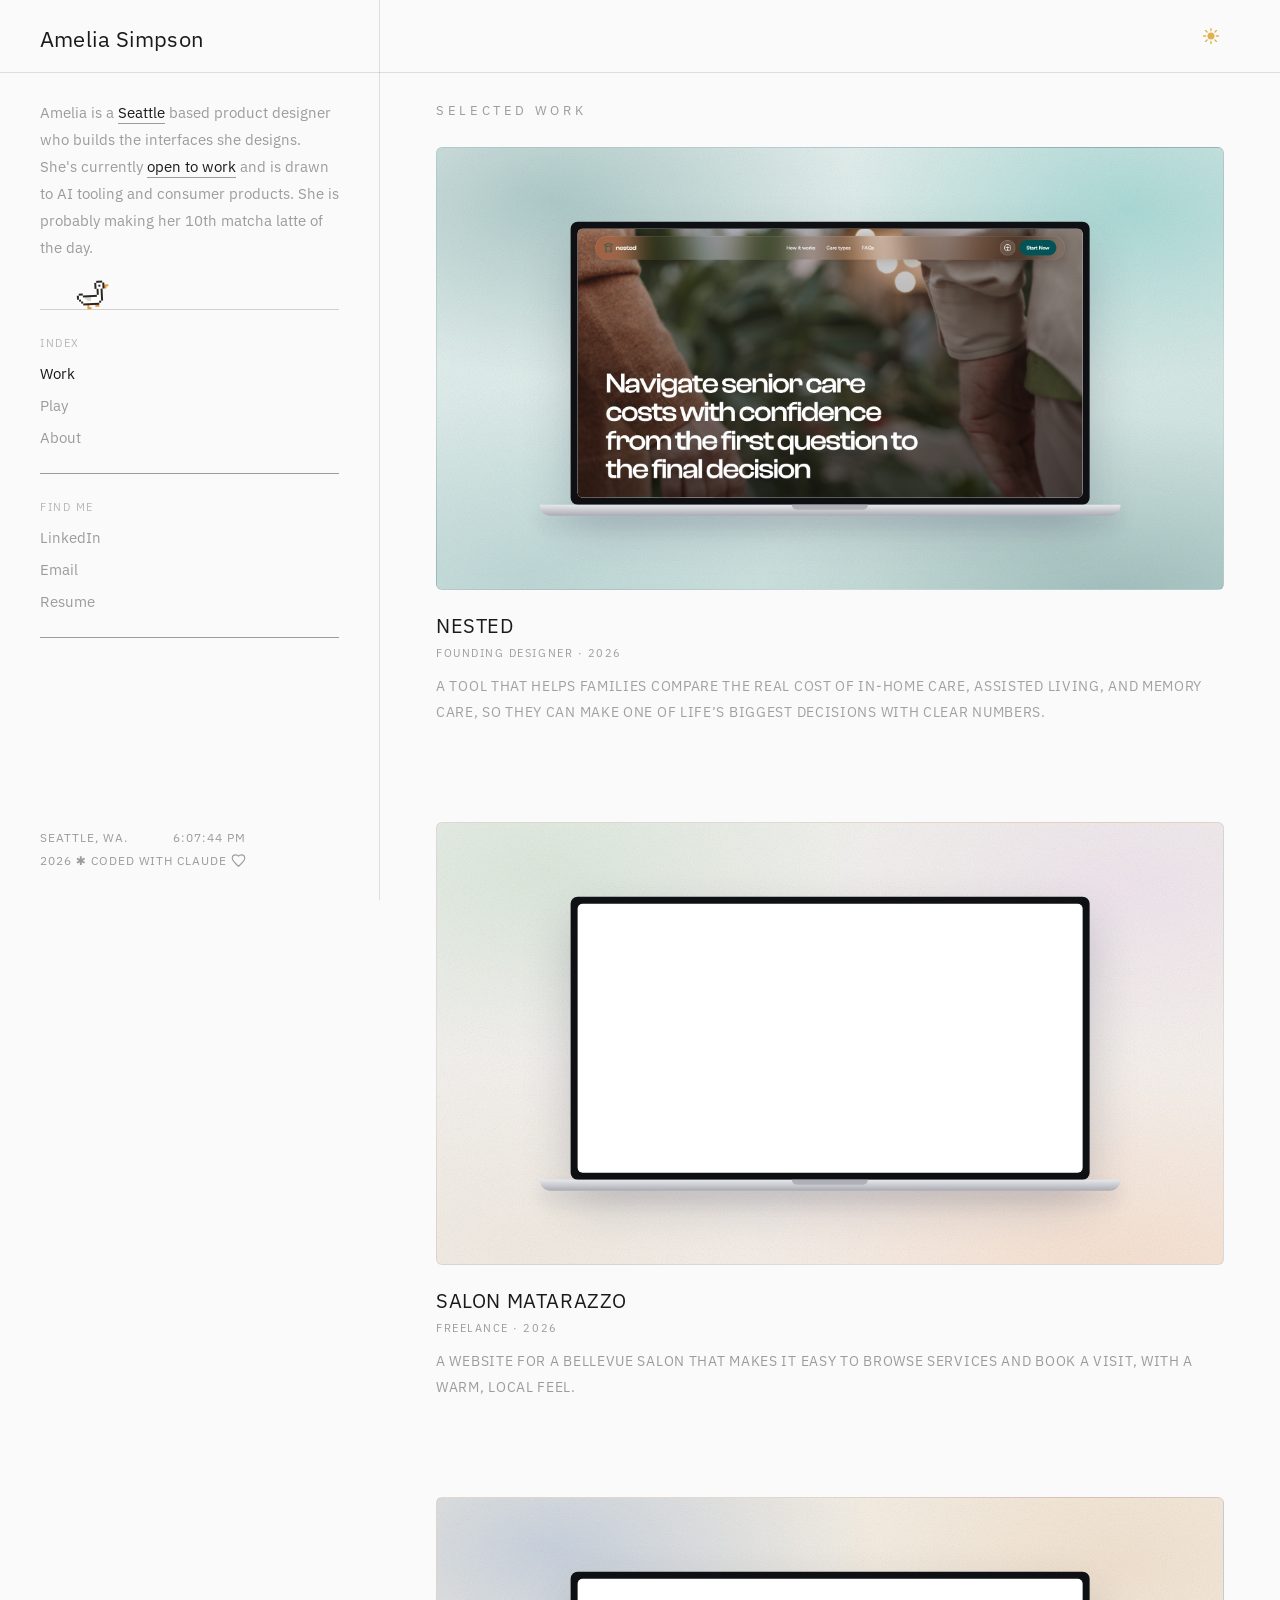
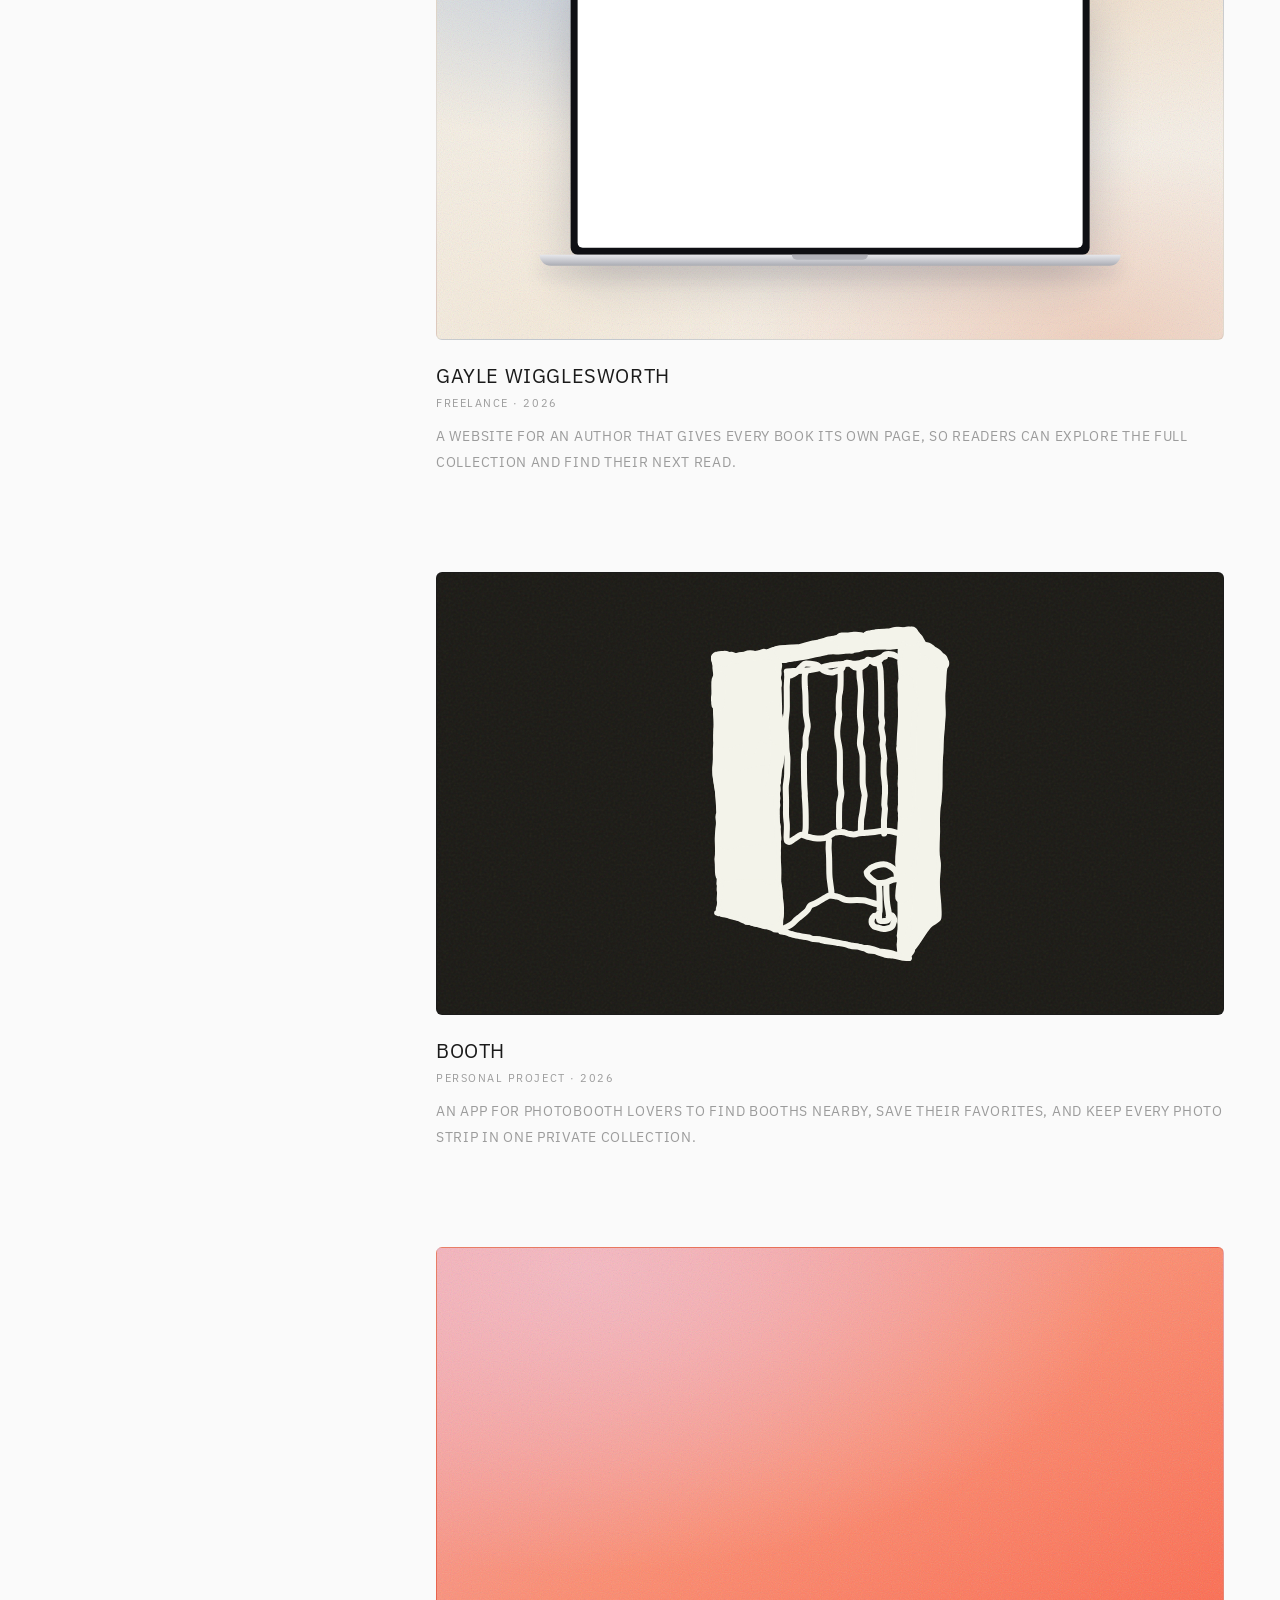
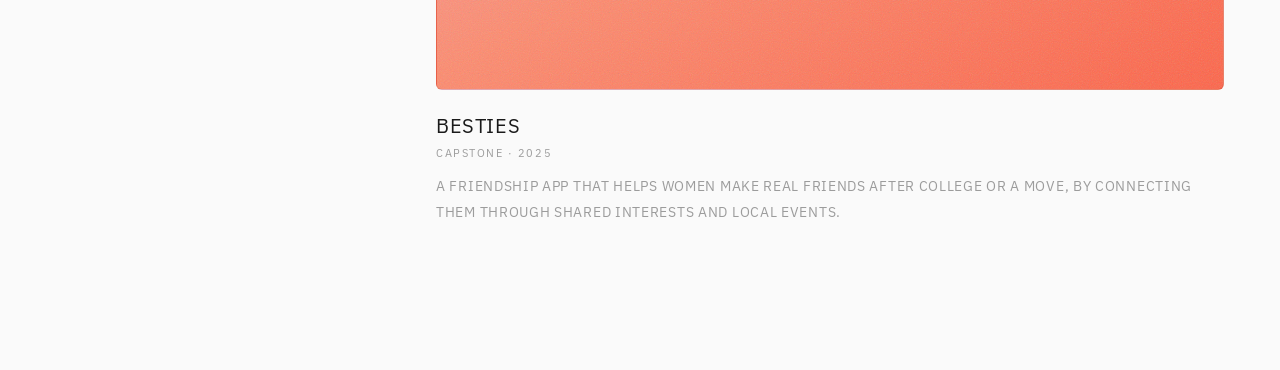
<file: index.html>
<!doctype html>
<html lang="en">
<head>
<meta charset="utf-8" />
<meta name="viewport" content="width=device-width, initial-scale=1" />
<title>Amelia's Portfolio</title>
<link rel="icon" type="image/svg+xml" href="favicon.svg">
<link rel="preconnect" href="https://fonts.googleapis.com">
<link rel="preconnect" href="https://fonts.gstatic.com" crossorigin>
<link href="https://fonts.googleapis.com/css2?family=IBM+Plex+Sans:ital,wght@0,400;0,500;0,600;0,700;1,400&display=swap" rel="stylesheet">
<!-- Nested case-study animation faces -->
<link href="https://fonts.googleapis.com/css2?family=Figtree:wght@400;500;600;700&display=swap" rel="stylesheet">
<link rel="stylesheet" href="styles.css?v=115">
<link rel="stylesheet" href="scratch-card.css?v=3">
<link rel="stylesheet" href="play-panels.css?v=5">
<script src="scratch-card.js?v=5" defer></script>
<script src="play-panels.js?v=2" defer></script>
<script>
  /* set the view before first paint so a refresh doesn't flash the Work page */
  (function () {
    function ok(v) { return v === 'work' || v === 'gallery' || v === 'about'; }
    var p = (location.pathname || '/').replace(/\/index(\.html)?$/, '').replace(/\/+$/, '');
    var seg = p.slice(1), v = ok(seg) ? seg : null;
    if (!v) { var h = (location.hash || '').replace(/^#/, ''); if (ok(h)) v = h; }   // legacy #view links
    document.documentElement.setAttribute('data-view', v || 'work');
  })();
</script>

</head>
<body>
<div id="cursor-pill" aria-hidden="true"></div>

  <canvas id="bubble-canvas"></canvas>
  <div id="fog"></div>

  <div class="topline" aria-hidden="true"></div>
  <div class="topmeta">
    <button id="toggle" aria-label="Toggle bubble mode" aria-pressed="false">
        <span class="ico-off"><svg viewBox="0 0 24 24" fill="none"><circle cx="12" cy="12" r="4.2" fill="#e0b24d"/><g stroke="#e0b24d" stroke-width="1.6" stroke-linecap="round"><path d="M12 3.1v2.5M12 18.4v2.5M3.1 12h2.5M18.4 12h2.5M5.5 5.5l1.8 1.8M16.7 16.7l1.8 1.8M18.5 5.5l-1.8 1.8M7.3 16.7l-1.8 1.8"/></g></svg></span>
        <span class="ico-rain"><svg viewBox="0 0 24 24" fill="none"><path d="M6.4 14.6h11.2a4.1 4.1 0 0 0 .6-8.15A6.1 6.1 0 0 0 6.8 7.2a3.72 3.72 0 0 0-.4 7.4z" fill="#9fb0c4"/><g stroke="#7f9ab8" stroke-width="1.8" stroke-linecap="round"><path d="M8.2 17.3l-1 3M12.2 17.3l-1 3M16.2 17.3l-1 3"/></g></svg></span>
        <span class="ico-bubble"><svg viewBox="0 0 24 24" fill="none"><defs><linearGradient id="bubg" x1="3" y1="5" x2="19" y2="20" gradientUnits="userSpaceOnUse"><stop offset="0" stop-color="#ff9ccd"/><stop offset=".45" stop-color="#8fd0ee"/><stop offset="1" stop-color="#b6a4ee"/></linearGradient></defs><circle cx="10" cy="13.4" r="6.2" stroke="url(#bubg)" stroke-width="1.7"/><circle cx="17.6" cy="7" r="2.4" stroke="url(#bubg)" stroke-width="1.4"/><path d="M6.7 12.3 A4 4 0 0 1 9.3 9.3" stroke="#cfe9f5" stroke-width="1.5" stroke-linecap="round"/></svg></span>
      </button>
  </div>

  <header class="mobile-bar" aria-hidden="true">
    <button id="menu-open" class="menu-btn" aria-label="Open menu"><svg viewBox="0 0 24 24" fill="none" stroke="currentColor" stroke-width="1.8" stroke-linecap="round"><path d="M4 7h16M4 12h16M4 17h16"/></svg></button>
    <span class="mobile-wordmark">Amelia Simpson</span>
  </header>

  <aside class="sidebar">
    <button id="menu-close" class="menu-btn menu-close" aria-label="Close menu"><svg viewBox="0 0 24 24" fill="none" stroke="currentColor" stroke-width="1.8" stroke-linecap="round"><path d="M6 6l12 12M18 6L6 18"/></svg></button>
    <div class="side-head">
      <div class="wordmark">Amelia Simpson</div>
    </div>
    <p class="bio">Amelia is a <span class="seattle"><em>Seattle</em><span class="rain" aria-hidden="true"><svg class="cloud" viewBox="0 0 64 42"><defs><linearGradient id="cloudgrad" x1="0" y1="0" x2="0" y2="1"><stop offset="0" stop-color="#d6dee8"/><stop offset="1" stop-color="#a7b4c4"/></linearGradient></defs><path d="M14 36 C7 36 2 31 2 25 C2 19 7 15 13 15 C15 7 22 3 30 3 C38 3 45 8 47 16 C55 16 62 21 62 28 C62 33 58 36 52 36 Z" fill="url(#cloudgrad)"/></svg><i style="--l:34%;--d:0s"></i><i style="--l:44%;--d:.3s"></i><i style="--l:50%;--d:.14s"></i><i style="--l:58%;--d:.46s"></i><i style="--l:40%;--d:.6s"></i></span></span> based product designer who builds the interfaces she designs. She's currently <em class="glimm">open to work</em> and is drawn to AI tooling and consumer products. She is probably making her 10th matcha latte of the day.</p>

    <div class="goose-track">
      <hr class="divider">
      <!-- portfolio pet: drawn + walked by app.js -->
      <button class="goose" type="button" aria-label="Portfolio goose"><span class="goose-bubble" aria-hidden="true"></span></button>
    </div>

    <div class="nav-group">
      <div class="group-label">Index</div>
      <nav class="side-nav">
        <a class="active" data-view="work" role="link" tabindex="0">Work</a>
        <a data-view="gallery" role="link" tabindex="0">Play</a>
        <a data-view="about" role="link" tabindex="0">About</a>
      </nav>
    </div>

    <hr class="divider">

    <div class="nav-group">
      <div class="group-label">Find me</div>
      <nav class="side-nav">
        <a data-href="https://www.linkedin.com/in/amelia-simpson-b00031272/" role="link" tabindex="0">LinkedIn</a>
        <a data-href="mailto:amelia@winoman.com" role="link" tabindex="0">Email</a>
        <a data-href="files/amelia-simpson-resume.pdf?v=2" role="link" tabindex="0">Resume</a>
      </nav>
    </div>

    <hr class="divider">

    <div class="side-bottom">
      <span class="metabits"><span class="meta-loc">Seattle, WA.</span><span id="clock">00:00</span></span>
      <div class="side-meta">2026 &#10033; coded with Claude <button id="heart-toggle" class="heart-btn" aria-label="Toggle heart" aria-pressed="false"><svg viewBox="0 0 24 24" aria-hidden="true"><path d="M12 21.35l-1.45-1.32C5.4 15.36 2 12.28 2 8.5 2 5.42 4.42 3 7.5 3c1.74 0 3.41.81 4.5 2.09C13.09 3.81 14.76 3 16.5 3 19.58 3 22 5.42 22 8.5c0 3.78-3.4 6.86-8.55 11.54L12 21.35z"/></svg></button></div>
    </div>
  </aside>

  <main>
    <div id="view-work">
    <div class="worktop">
      <span class="work-label">Selected Work</span>
    </div>
    <div class="case-grid">
      <div class="case-col">
      <a class="case-card" href="nested.html" data-cursor="case">
        <div class="case-media nested-media">
          <div class="laptop">
            <div class="laptop-screen">
              <div class="laptop-inner">
                <img class="laptop-vid" src="images/nested/home.jpg" alt="The Nested homepage: a senior-care cost calculator with the headline Navigate senior care costs with confidence and a Start Comparison button" loading="lazy">
              </div>
            </div>
            <div class="laptop-base"></div>
          </div>
        </div>
        <div class="case-title">Nested</div>
        <div class="case-meta">Founding Designer &middot; 2026</div>
        <p class="case-desc">A tool that helps families compare the real cost of in-home care, assisted living, and memory care, so they can make one of life&rsquo;s biggest decisions with clear numbers.</p>
      </a>

      <a class="case-card" href="https://www.salonmatarazzo.com/" target="_blank" rel="noopener" data-cursor="try">
        <div class="case-media salon-media">
          <div class="laptop">
            <div class="laptop-screen">
              <div class="laptop-inner">
                <!-- screen recording of the homepage; swap videos/salon.mp4 to refresh -->
                <video class="laptop-vid" src="videos/salon.mp4?v=6" autoplay loop muted playsinline preload="metadata"></video>
              </div>
            </div>
            <div class="laptop-base"></div>
          </div>
        </div>
        <div class="case-title">Salon Matarazzo</div>
        <div class="case-meta">Freelance · 2026</div>
        <p class="case-desc">A website for a Bellevue salon that makes it easy to browse services and book a visit, with a warm, local feel.</p>
      </a>

      <a class="case-card" href="https://gayle-site.vercel.app/" target="_blank" rel="noopener" data-cursor="try">
        <div class="case-media gayle-media">
          <div class="laptop">
            <div class="laptop-screen">
              <div class="laptop-inner">
                <!-- screen recording of the homepage; swap videos/gayle.mp4 to refresh -->
                <video class="laptop-vid" src="videos/gayle.mp4?v=1" autoplay loop muted playsinline preload="metadata"></video>
              </div>
            </div>
            <div class="laptop-base"></div>
          </div>
        </div>
        <div class="case-title">Gayle Wigglesworth</div>
        <div class="case-meta">Freelance · 2026</div>
        <p class="case-desc">A website for an author that gives every book its own page, so readers can explore the full collection and find their next read.</p>
      </a>

      <a class="case-card" href="booth.html" data-cursor="case">
        <div class="case-media booth-media">
          <img class="booth-art" src="images/booth.svg?v=2" alt="Booth illustration" loading="lazy">
        </div>
        <div class="case-title">Booth</div>
        <div class="case-meta">Personal project · 2026</div>
        <p class="case-desc">An app for photobooth lovers to find booths nearby, save their favorites, and keep every photo strip in one private collection.</p>
      </a>

      <a class="case-card" href="besties.html" data-cursor="case">
        <div class="case-media besties-media">
          <!-- swap videos/besties.mp4 for your own screen recording of the flow -->
          <video class="besties-vid" src="videos/besties.mp4?v=2" autoplay loop muted playsinline preload="metadata"></video>
        </div>
        <div class="case-title">Besties</div>
        <div class="case-meta">Capstone · 2025</div>
        <p class="case-desc">A friendship app that helps women make real friends after college or a move, by connecting them through shared interests and local events.</p>
      </a>
      </div>
    </div>
    </div><!-- /#view-work -->

    <div id="view-gallery">
      <!-- the old pan-around canvas below stays hidden by CSS (#galleryCanvas), not removed -->
      <section class="bento" aria-label="Play">
        <!-- Scratch art: playable in place; the upper-right button flips it open into #panel-scratch (play-panels.js) -->
        <div class="tile t-scratch scratch-card" data-scratch-card data-panel-tile="scratch" role="group"
             aria-label="Interactive scratch-art card: drag to scratch through black wax and reveal a rainbow foil underneath">
          <button type="button" class="tile-btn tile-btn-right" data-panel-open="scratch" aria-haspopup="dialog" aria-controls="panel-scratch" aria-label="Read more about Scratch Art">
            <span class="tile-btn-label">Read more</span><svg viewBox="0 0 24 24" fill="none" stroke="currentColor" stroke-width="2" stroke-linecap="round" stroke-linejoin="round" aria-hidden="true"><path d="M15 3h6v6M9 21H3v-6M21 3l-7 7M3 21l7-7"/></svg>
          </button>
          <div class="scratch-pill">
            <svg viewBox="0 0 24 24" fill="none" stroke="currentColor" stroke-width="1.8" stroke-linecap="round" stroke-linejoin="round" aria-hidden="true">
              <path d="M4 20 L7 13 L17 3 L21 7 L11 17 Z" /><path d="M7 13 L11 17" />
            </svg>
            scratch me!
          </div>
          <div class="scratch-label">
            <h3>Scratch Art</h3>
            <p>Personal Project · Fall 2026</p>
          </div>
          <div class="scratch-actions">
            <button type="button" data-scratch-save aria-label="Save your drawing">
              <svg viewBox="0 0 24 24" fill="none" stroke="currentColor" stroke-width="2" stroke-linecap="round" stroke-linejoin="round" aria-hidden="true"><path d="M12 4v11M7 10l5 5 5-5M5 20h14" /></svg>
            </button>
            <button type="button" data-scratch-reset aria-label="Start over with a fresh black page">
              <svg viewBox="0 0 24 24" fill="none" stroke="currentColor" stroke-width="2" stroke-linecap="round" stroke-linejoin="round" aria-hidden="true"><path d="M3 12a9 9 0 1 0 3-6.7" /><path d="M3 4v5h5" /></svg>
            </button>
          </div>
        </div>

        <!-- the whole card and its upper-right "Read more" open #panel-frida -->
        <figure class="tile t-frida" data-panel-tile="frida">
          <button type="button" class="tile-open" data-panel-open="frida" aria-haspopup="dialog" aria-controls="panel-frida" aria-label="Read more about the Frida litho"></button>
          <img src="images/playground/frida-litho.jpg" alt="A pencil lithograph of Frida Kahlo surrounded by flowers, drawn on a litho plate">
          <button type="button" class="tile-btn tile-btn-right" data-panel-open="frida" aria-haspopup="dialog" aria-controls="panel-frida" aria-label="Read more about the Frida litho">
            <span class="tile-btn-label">Read more</span><svg viewBox="0 0 24 24" fill="none" stroke="currentColor" stroke-width="2" stroke-linecap="round" stroke-linejoin="round" aria-hidden="true"><path d="M15 3h6v6M9 21H3v-6M21 3l-7 7M3 21l7-7"/></svg>
          </button>
          <figcaption class="tile-cap">
            <h3>Frida Litho</h3>
            <p>A lithograph I made for my printmaking class</p>
          </figcaption>
        </figure>

        <!-- the whole card is a button that opens #panel-froyo; the upper-right "Visit" goes straight to the shop -->
        <div class="tile t-froyo" data-panel-tile="froyo">
          <button type="button" class="tile-open" data-panel-open="froyo" aria-haspopup="dialog" aria-controls="panel-froyo" aria-label="Read more about The Froyo Shop"></button>
          <img src="images/playground/froyo-shop.jpg" alt="The Froyo Shop app: a soft-serve frozen yogurt in a polka-dot cup with flavor, cup, and topping pickers">
          <a class="tile-btn tile-btn-right" href="https://froyo-shop.vercel.app/" target="_blank" rel="noopener" aria-label="Open The Froyo Shop in a new tab">
            <span class="tile-btn-label">Visit</span><svg viewBox="0 0 24 24" fill="none" stroke="currentColor" stroke-width="2" stroke-linecap="round" stroke-linejoin="round" aria-hidden="true"><path d="M7 17 17 7"/><path d="M8 7h9v9"/></svg>
          </a>
          <div class="tile-cap">
            <h3>The Froyo Shop</h3>
            <p>Build and share your own frozen treat</p>
          </div>
        </div>

        <figure class="tile t-paros">
          <img src="images/playground/paros.jpg" alt="A white Greek church with a blue dome and bell tower at golden hour, on the island of Paros">
          <figcaption class="tile-cap">
            <h3>Paros, Greece</h3>
            <p>A church I photographed on the island</p>
          </figcaption>
        </figure>

        <!-- the real 404 page, playing on a loop (?embed skips the redirect home);
             the whole card and its upper-right "Read more" open #panel-404, which links to the real page -->
        <div class="tile t-404" data-panel-tile="404">
          <button type="button" class="tile-open" data-panel-open="404" aria-haspopup="dialog" aria-controls="panel-404" aria-label="Read more about the 404 page"></button>
          <iframe src="404.html?embed" title="My 404 page: a UFO beams up a cow" loading="lazy" tabindex="-1" aria-hidden="true"></iframe>
          <button type="button" class="tile-btn tile-btn-right" data-panel-open="404" aria-haspopup="dialog" aria-controls="panel-404" aria-label="Read more about the 404 page">
            <span class="tile-btn-label">Read more</span><svg viewBox="0 0 24 24" fill="none" stroke="currentColor" stroke-width="2" stroke-linecap="round" stroke-linejoin="round" aria-hidden="true"><path d="M15 3h6v6M9 21H3v-6M21 3l-7 7M3 21l7-7"/></svg>
          </button>
          <div class="tile-cap">
            <h3>404 Page</h3>
            <p>A UFO abduction for lost visitors</p>
          </div>
        </div>

        <!-- the live puddle shader, playable right here; only the upper-right button flips it open into #panel-puddle (play-panels.js) -->
        <div class="tile t-puddle" data-panel-tile="puddle">
          <iframe src="puddle.html?embed&amp;v=4" title="Puddle: click the water to jump in" loading="lazy"></iframe>
          <button type="button" class="tile-btn tile-btn-right" data-panel-open="puddle" aria-haspopup="dialog" aria-controls="panel-puddle" aria-label="Read more about Puddle">
            <span class="tile-btn-label">Read more</span><svg viewBox="0 0 24 24" fill="none" stroke="currentColor" stroke-width="2" stroke-linecap="round" stroke-linejoin="round" aria-hidden="true"><path d="M15 3h6v6M9 21H3v-6M21 3l-7 7M3 21l7-7"/></svg>
          </button>
          <div class="tile-cap">
            <h3>Puddle</h3>
            <p>Click the water to jump in</p>
          </div>
        </div>

      </section>
      <div class="canvas-vp" id="galleryCanvas">
        <div class="canvas-plane" id="galleryPlane">
          <!--
            Playground pieces sit on the canvas and pan with it. Add one with:
            <figure class="piece" style="left:0px; top:0px; width:520px;">
              <img src="images/playground/your-piece.jpg" alt="">
              <figcaption>
                <span class="piece-title">Caption</span>
                <span class="piece-bio">A short bio line.</span>
              </figcaption>
            </figure>
            left/top are free-form canvas coordinates (0,0 is the center on load).
          -->
          <figure class="piece" style="left:-470px; top:-150px; width:420px;">
            <img src="images/playground/paros.jpg" alt="A white Greek church with a blue dome and bell tower at golden hour, on the island of Paros">
            <figcaption>
              <span class="piece-title">Picture in Paros, Greece</span>
              <span class="piece-bio">I took this image of a church on the greek island of Paros</span>
            </figcaption>
          </figure>
          <figure class="piece" style="left:70px; top:30px; width:440px;">
            <a class="piece-link" href="https://froyo-shop.vercel.app/" target="_blank" rel="noopener">
              <img src="images/playground/froyo-shop.jpg" alt="The Froyo Shop app: a soft-serve frozen yogurt in a polka-dot cup with flavor, cup, and topping pickers">
              <figcaption>
                <span class="piece-title">The Froyo Shop <span class="piece-arrow" aria-hidden="true">↗</span></span>
                <span class="piece-bio">I made a froyo shop app for users to create and share their yummy frozen treat</span>
              </figcaption>
            </a>
          </figure>
          <figure class="piece" style="left:-380px; top:210px; width:340px;">
            <img src="images/playground/frida-litho.jpg" alt="A pencil lithograph of Frida Kahlo surrounded by flowers, drawn on a litho plate">
            <figcaption>
              <span class="piece-title">Frida Litho</span>
              <span class="piece-bio">A lithograph I made for my printmaking class</span>
            </figcaption>
          </figure>
        </div>

        <!-- pan/drag hint, pinned to the viewport -->
        <div class="canvas-hint">
          <svg viewBox="0 0 24 24" fill="none" stroke="currentColor" stroke-width="1.7" stroke-linecap="round" stroke-linejoin="round" aria-hidden="true"><path d="M12 3v18M3 12h18M12 3l-3 3M12 3l3 3M12 21l-3-3M12 21l3-3M3 12l3-3M3 12l3 3M21 12l-3-3M21 12l-3 3"/></svg>
          <span>Scroll / drag to move</span>
        </div>

        <!-- sticker pack: click the heart to open the tray, then drag stickers onto the canvas -->
        <button class="sticker-pack" id="stickerPack" type="button" aria-label="Open sticker pack">
          <svg class="heart" viewBox="0 0 100 92" aria-hidden="true"><path d="M50 84 C 20 62, 8 44, 8 28 C 8 16, 18 8, 30 8 C 40 8, 47 15, 50 24 C 53 15, 60 8, 70 8 C 82 8, 92 16, 92 28 C 92 44, 80 62, 50 84 Z"/></svg>
          <span>my<br>sticker<br>pack</span>
        </button>
        <div class="sticker-tray" id="stickerTray"></div>
        <button class="sticker-reset" id="stickerReset" type="button">Reset</button>
      </div>
    </div>

    <div id="view-about">
      <!-- Top photo strip -->
      <div class="about-strip">
        <div class="about-photo" data-cursor="photo" data-label="Me!"><img src="images/p1.jpg?v=4" alt="Amelia at her university graduation"></div>
        <div class="about-photo" data-cursor="photo" data-label="Coquito"><img src="images/p5.jpg?v=2" alt="Amelia's dog sitting on the floor, tongue out"></div>
        <div class="about-photo" data-cursor="photo" data-label="Home"><img src="images/p2.jpg?v=4" alt="Seattle waterfront and the Space Needle at sunset"></div>
        <div class="about-photo" data-cursor="photo" data-label="Studio sesh"><img src="images/p3.jpg?v=2" alt="A screenprinting screen in the studio"></div>
        <div class="about-photo" data-cursor="photo" data-label="<span style='font-size:1.8em;line-height:1'>&#128031;</span>"><img src="images/p6.jpg?v=1" alt="Three scuba divers underwater with bubbles rising to the surface"></div>
      </div>

      <h1 class="about-title">Designing to delight.</h1>

      <div class="about-intro">
        <p>Hi, I&rsquo;m Amelia. Born, raised, and based in <em>Seattle, WA</em>.</p>
        <p>I design and build software that feels simple, intuitive, and <em>delightful</em>. What I love most is tackling complex problems, balancing systems thinking with human needs. I&rsquo;m drawn to AI tooling and consumer products.</p>
        <p class="about-lead">Outside of work I enjoy:</p>
        <ul class="about-list">
          <li>Skiing</li>
          <li>Screen printing</li>
          <li>Making personalized apps for my friends</li>
          <li>Spending an entire day in an art museum</li>
        </ul>
        <p>Open to full-time and freelance work. If you&rsquo;re building something fun, I&rsquo;d love to hear about it.</p>
      </div>

      <div class="about-cols">
        <div>
          <span class="group-label">Experience</span>
          <div class="exp-list">
            <div class="exp-row"><div class="exp-role">Nested <span>&middot; Founding Designer</span></div><div class="exp-date">2026 &mdash; Present</div></div>
            <div class="exp-row"><div class="exp-role">Freelance <span>&middot; Product Designer</span></div><div class="exp-date">2025 &mdash; Present</div></div>
            <div class="exp-row"><div class="exp-role">Besties <span>&middot; Capstone, UX</span></div><div class="exp-date">2025</div></div>
          </div>
        </div>
      </div>

      <!-- Favorite things: drop a cover <img src="..."> into each tile -->
      <div class="about-faves-rich">
        <div class="faves-head"><span class="work-label">A few of my favorite things</span></div>

        <div class="fave-group">
          <span class="group-label">On my shelf</span>
          <div class="cover-row tall">
            <div class="about-photo cover"><img src="images/book-pwmov.jpg" alt="People We Meet on Vacation by Emily Henry book cover"></div>
            <div class="about-photo cover"><img src="images/book-nothing.jpg" alt="How to Do Nothing by Jenny Odell book cover"></div>
            <div class="about-photo cover"><img src="images/book-bernadette.jpg" alt="Where'd You Go, Bernadette by Maria Semple book cover"></div>
            <div class="about-photo cover"><img src="images/book-writerslovers.jpg" alt="Writers & Lovers by Lily King book cover"></div>
            <div class="about-photo cover"><img src="images/book-malala.jpg" alt="Finding My Way by Malala Yousafzai book cover"></div>
          </div>
        </div>

        <div class="fave-group">
          <span class="group-label">Comfort rewatches</span>
          <div class="cover-row tall">
            <div class="about-photo cover"><img src="images/amelie.jpg" alt="Am&eacute;lie film poster"></div>
            <div class="about-photo cover"><img src="images/psych.jpg" alt="Psych TV show poster"></div>
            <div class="about-photo cover"><img src="images/satc.jpg" alt="Sex and the City poster"></div>
            <div class="about-photo cover"><img src="images/barbie.jpg" alt="Barbie: Mermaidia film poster"></div>
            <div class="about-photo cover"><img src="images/gbh.jpg" alt="The Grand Budapest Hotel film poster"></div>
          </div>
        </div>

        <div class="fave-group">
          <span class="group-label">On repeat</span>
          <div class="cover-row square">
            <div class="about-photo cover"><img src="images/song-embarrassing.jpg" alt="Ghost by Sky Ferreira cover"></div>
            <div class="about-photo cover"><img src="images/song-vogue.jpg" alt="The Immaculate Collection by Madonna cover"></div>
            <div class="about-photo cover"><img src="images/song-bloodorange.jpg" alt="Essex Honey by Blood Orange cover"></div>
            <div class="about-photo cover"><img src="images/song-parttime.jpg" alt="Part Time album cover"></div>
            <div class="about-photo cover"><img src="images/song-letsgetiton.jpg" alt="Let's Get It On by Marvin Gaye cover"></div>
          </div>
        </div>
      </div>
    </div>
  </main>

  <!-- Play panels: each interactive card spins up into its own panel (play-panels.js) -->
  <dialog id="panel-scratch" class="play-panel" data-panel="scratch" aria-labelledby="pp-title-scratch">
    <div class="pp-card">
      <div class="pp-back" aria-hidden="true"></div>
      <div class="pp-face">
        <div class="pp-stage pp-stage-scratch">
          <div class="scratch-card" data-scratch-card role="group" aria-label="Scratch-art card: drag to scratch through black wax and reveal a rainbow foil underneath">
            <div class="scratch-pill">
              <svg viewBox="0 0 24 24" fill="none" stroke="currentColor" stroke-width="1.8" stroke-linecap="round" stroke-linejoin="round" aria-hidden="true"><path d="M4 20 L7 13 L17 3 L21 7 L11 17 Z" /><path d="M7 13 L11 17" /></svg>
              scratch me!
            </div>
            <div class="scratch-actions">
              <button type="button" data-scratch-save aria-label="Save your drawing">
                <svg viewBox="0 0 24 24" fill="none" stroke="currentColor" stroke-width="2" stroke-linecap="round" stroke-linejoin="round" aria-hidden="true"><path d="M12 4v11M7 10l5 5 5-5M5 20h14" /></svg>
              </button>
              <button type="button" data-scratch-reset aria-label="Start over with a fresh black page">
                <svg viewBox="0 0 24 24" fill="none" stroke="currentColor" stroke-width="2" stroke-linecap="round" stroke-linejoin="round" aria-hidden="true"><path d="M3 12a9 9 0 1 0 3-6.7" /><path d="M3 4v5h5" /></svg>
              </button>
            </div>
          </div>
        </div>
        <article class="pp-story">
          <header class="pp-head">
            <p class="pp-meta">Personal Project · Fall 2026</p>
            <h2 id="pp-title-scratch">Scratch Art</h2>
            <p class="pp-lede">A digital take on scratch-art paper: black wax over rainbow foil, and a wooden stylus to draw through it.</p>
            <p class="pp-hint">Drag across the black to draw.</p>
            <p class="pp-note pp-link-top">This is a fresh copy, separate from the one on the Play page.</p>
          </header>

          <section>
            <h3>Design</h3>
            <p>The foil underneath is a steady rainbow with a little glitter, so a single line changes color as it crosses the page. The rainbow never shifts, so a drawing keeps the colors you drew it in.</p>
            <p>The cursor is a small wooden stylus, with its hotspot on the sharpened tip. Once you start, the &ldquo;scratch me!&rdquo; pill fades away and buttons to save or start over take its place.</p>
          </section>

          <section>
            <h3>Development</h3>
            <p>Two canvases are stacked: the foil underneath and a black coat on top. Drawing erases the coat along your path, and the line follows pen pressure on devices that report it.</p>
            <p>The glitter comes from a small seeded random generator, so it lands in the same places every time the card resizes. Saving flattens both layers into a PNG of your drawing.</p>
          </section>
        </article>
      </div>
      <button type="button" class="pp-close" data-panel-close aria-label="Close Scratch Art">
        <svg viewBox="0 0 24 24" fill="none" stroke="currentColor" stroke-width="2" stroke-linecap="round" aria-hidden="true"><path d="M6 6l12 12M18 6L6 18"/></svg>
      </button>
    </div>
  </dialog>

  <dialog id="panel-frida" class="play-panel" data-panel="frida" aria-labelledby="pp-title-frida">
    <div class="pp-card">
      <div class="pp-back" aria-hidden="true"></div>
      <div class="pp-face">
        <div class="pp-stage pp-stage-frida"><img src="images/playground/frida-litho.jpg" alt="A pencil lithograph of Frida Kahlo surrounded by flowers, drawn on a litho plate"></div>
        <article class="pp-story">
          <header class="pp-head">
            <p class="pp-meta">Printmaking class</p>
            <h2 id="pp-title-frida">Frida Litho</h2>
            <p class="pp-lede">A lithograph of Frida Kahlo surrounded by flowers, drawn for my printmaking class.</p>
          </header>

          <section>
            <h3>What lithography is</h3>
            <p>Lithography was invented in 1796 by Alois Senefelder in Bavaria. It started on slabs of limestone, which is where the name comes from: <i>lithos</i> is Greek for stone. Today many printmakers draw on grained aluminum plates instead.</p>
            <p>Unlike carving a woodcut or etching a line into metal, nothing is cut into the surface. The whole process runs on one simple fact: oil and water don&rsquo;t mix. You draw with something greasy, the blank areas are treated to hold water, and the oily ink sticks only to the drawing.</p>
          </section>

          <section>
            <h3>How a print gets made</h3>
            <p>First the drawing goes onto the plate with greasy materials, like litho crayons, pencils or tusche, a liquid drawing ink. Every mark counts, because the plate picks up the grease from your hand too.</p>
            <p>Next the plate is etched with gum arabic. This locks the drawing in place and makes the bare areas hold water and refuse ink.</p>
            <p>To print, the plate is kept damp with a sponge and rolled with oil-based ink. The ink sticks to the drawing and slides off the wet areas. Paper goes on top, and it all runs through the press under heavy pressure. Each print is inked by hand, so every pull is a little different.</p>
          </section>

          <section>
            <h3>My Frida</h3>
            <p>I drew Frida framed by a crown and collar of flowers, building her up from fine pencil-like lines so the plate would hold the soft shading in her face. The flowers needed the most patience: dozens of petals, each one outlined and shaded by hand.</p>
            <p>Because the image prints in reverse, everything I drew on the plate comes out mirrored on the paper.</p>
          </section>

        </article>
      </div>
      <button type="button" class="pp-close" data-panel-close aria-label="Close Frida Litho">
        <svg viewBox="0 0 24 24" fill="none" stroke="currentColor" stroke-width="2" stroke-linecap="round" aria-hidden="true"><path d="M6 6l12 12M18 6L6 18"/></svg>
      </button>
    </div>
  </dialog>

  <dialog id="panel-froyo" class="play-panel" data-panel="froyo" aria-labelledby="pp-title-froyo">
    <div class="pp-card">
      <div class="pp-back" aria-hidden="true"></div>
      <div class="pp-face">
        <div class="pp-stage pp-stage-froyo" data-stage-src="https://froyo-shop.vercel.app/" data-stage-title="The Froyo Shop, playable"></div>
        <article class="pp-story">
          <header class="pp-head">
            <p class="pp-meta">Personal Project</p>
            <h2 id="pp-title-froyo">The Froyo Shop</h2>
            <p class="pp-lede">Build a frozen yogurt, top it, and share it to a gallery everyone can see.</p>
            <p class="pp-hint">Pick a flavor and a cup, then press and drag on the froyo.</p>
            <p class="pp-link pp-link-top"><a href="https://froyo-shop.vercel.app/" target="_blank" rel="noopener">Open the shop in a new tab ↗</a></p>
          </header>

          <section>
            <h3>Design</h3>
            <p>There are six flavors, from vanilla to Dole pineapple whip and matcha, and eight cups in solids, tapered stripes and polka dots.</p>
            <p>Toppings land one at a time right where you press: sprinkles, gummy bears and worms, marshmallows, boba and more. Syrups pour as you drag. When you share, a little gummy-bear spoon dives in before your froyo joins the gallery.</p>
          </section>

          <section>
            <h3>Development</h3>
            <p>The whole app is a single HTML file served by a plain Node server with no dependencies. The shared gallery is saved as JSON.</p>
            <p>The soft ASMR sounds are synthesized live with the Web Audio API, so there are no audio files at all.</p>
          </section>
        </article>
      </div>
      <button type="button" class="pp-close" data-panel-close aria-label="Close The Froyo Shop">
        <svg viewBox="0 0 24 24" fill="none" stroke="currentColor" stroke-width="2" stroke-linecap="round" aria-hidden="true"><path d="M6 6l12 12M18 6L6 18"/></svg>
      </button>
    </div>
  </dialog>

  <dialog id="panel-404" class="play-panel" data-panel="404" aria-labelledby="pp-title-404">
    <div class="pp-card">
      <div class="pp-back" aria-hidden="true"></div>
      <div class="pp-face">
        <div class="pp-stage pp-stage-404" data-stage-src="404.html?embed" data-stage-title="My 404 page: a UFO beams up a cow"></div>
        <article class="pp-story">
          <header class="pp-head">
            <p class="pp-meta">Personal Project</p>
            <h2 id="pp-title-404">404 Page</h2>
            <p class="pp-lede">Instead of a dead end, lost visitors watch a UFO beam up a cow, then get sent home.</p>
            <p class="pp-hint">It loops here. The real page sends you home when it ends.</p>
            <p class="pp-link pp-link-top"><a href="/404" target="_blank" rel="noopener">Open the real 404 page ↗</a></p>
          </header>

          <section>
            <h3>Design</h3>
            <p>It&rsquo;s a pixel-art night: a barn, two trees, a moon and stars over the hills, all drawn as crisp SVG pixels. The copy keeps it light: &ldquo;Uh oh, this page got abducted.&rdquo;</p>
            <p>Visitors can skip the show with the link home, and anyone who has reduced motion turned on sees the still scene instead.</p>
          </section>

          <section>
            <h3>Development</h3>
            <p>The animation is one GSAP timeline. The saucer swoops in from the top-left corner, settles over the cow and turns on its beam. The cow floats up wiggling and shrinks into the saucer, which hops and flies off the top-right.</p>
            <p>On the real 404 page, the visitor is sent home when the saucer leaves. Embedded here, it loops instead.</p>
          </section>
        </article>
      </div>
      <button type="button" class="pp-close" data-panel-close aria-label="Close 404 Page">
        <svg viewBox="0 0 24 24" fill="none" stroke="currentColor" stroke-width="2" stroke-linecap="round" aria-hidden="true"><path d="M6 6l12 12M18 6L6 18"/></svg>
      </button>
    </div>
  </dialog>

  <dialog id="panel-puddle" class="play-panel" data-panel="puddle" aria-labelledby="pp-title-puddle">
    <div class="pp-card">
      <div class="pp-back" aria-hidden="true"></div>
      <div class="pp-face">
        <div class="pp-stage pp-stage-puddle" data-stage-src="puddle.html?embed&amp;v=4" data-stage-title="Puddle: click the water to jump in"></div>
        <article class="pp-story">
          <header class="pp-head">
            <p class="pp-meta">Personal Project · Fall 2026</p>
            <h2 id="pp-title-puddle">Puddle</h2>
            <p class="pp-lede">Seattle in November. The sky lies flat on the pavers and every drop breaks it into rings.</p>
            <p class="pp-hint">Click or tap the puddle to jump in.</p>
          </header>

          <section>
            <h3>Design</h3>
            <p>It started with a three-second video I took on a grey November day: rain tapping into a puddle on brick pavers, a yellow maple leaf resting at its edge. I wanted the piece to hold on to that feeling, the hush of a Seattle afternoon when the sky hangs low and everything smells like wet pavers.</p>
            <p>The palette is the soft grey-taupe of pavers after a long rain. The puddle holds the sky like a mirror, bright where it catches the light and clear enough up close to see the bricks underneath, and every drop breaks it into rings.</p>
            <p>The red rubber boots are the one bright thing on the page, a nod to the rainy days when the best thing to do with a puddle was jump in it.</p>
          </section>

          <section>
            <h3>Development</h3>
            <p>Everything is one WebGL fragment shader with no libraries. It draws running-bond pavers, a puddle shaped from layered noise, and raindrops as small ring waves that decay as they spread.</p>
            <p>A click sends down a pair of legs in jeans and rainboots, drawn with signed distance fields. Each landing pushes the water out from under the boots and throws a crown of spray. Then it sends a heavy swell outward, and that swell only travels where there's water to carry it. The falling spray leaves its own small rings.</p>
            <p>A second pass softens it all with a shallow depth of field, a little bloom, film grain and frequency modulated halftones. The scene renders at 80% size and pauses when it's off screen.</p>
          </section>
        </article>
      </div>
      <button type="button" class="pp-close" data-panel-close aria-label="Close Puddle">
        <svg viewBox="0 0 24 24" fill="none" stroke="currentColor" stroke-width="2" stroke-linecap="round" aria-hidden="true"><path d="M6 6l12 12M18 6L6 18"/></svg>
      </button>
    </div>
  </dialog>


<!-- ===== Index view switcher (Work / Gallery) ===== -->

<!-- ===== Nested case-study animation (vanilla port of the Claude Design handoff) ===== -->
<script src="https://cdnjs.cloudflare.com/ajax/libs/gsap/3.13.0/gsap.min.js"></script>
<script src="app.js?v=93"></script>
</body>
</html>
</file>
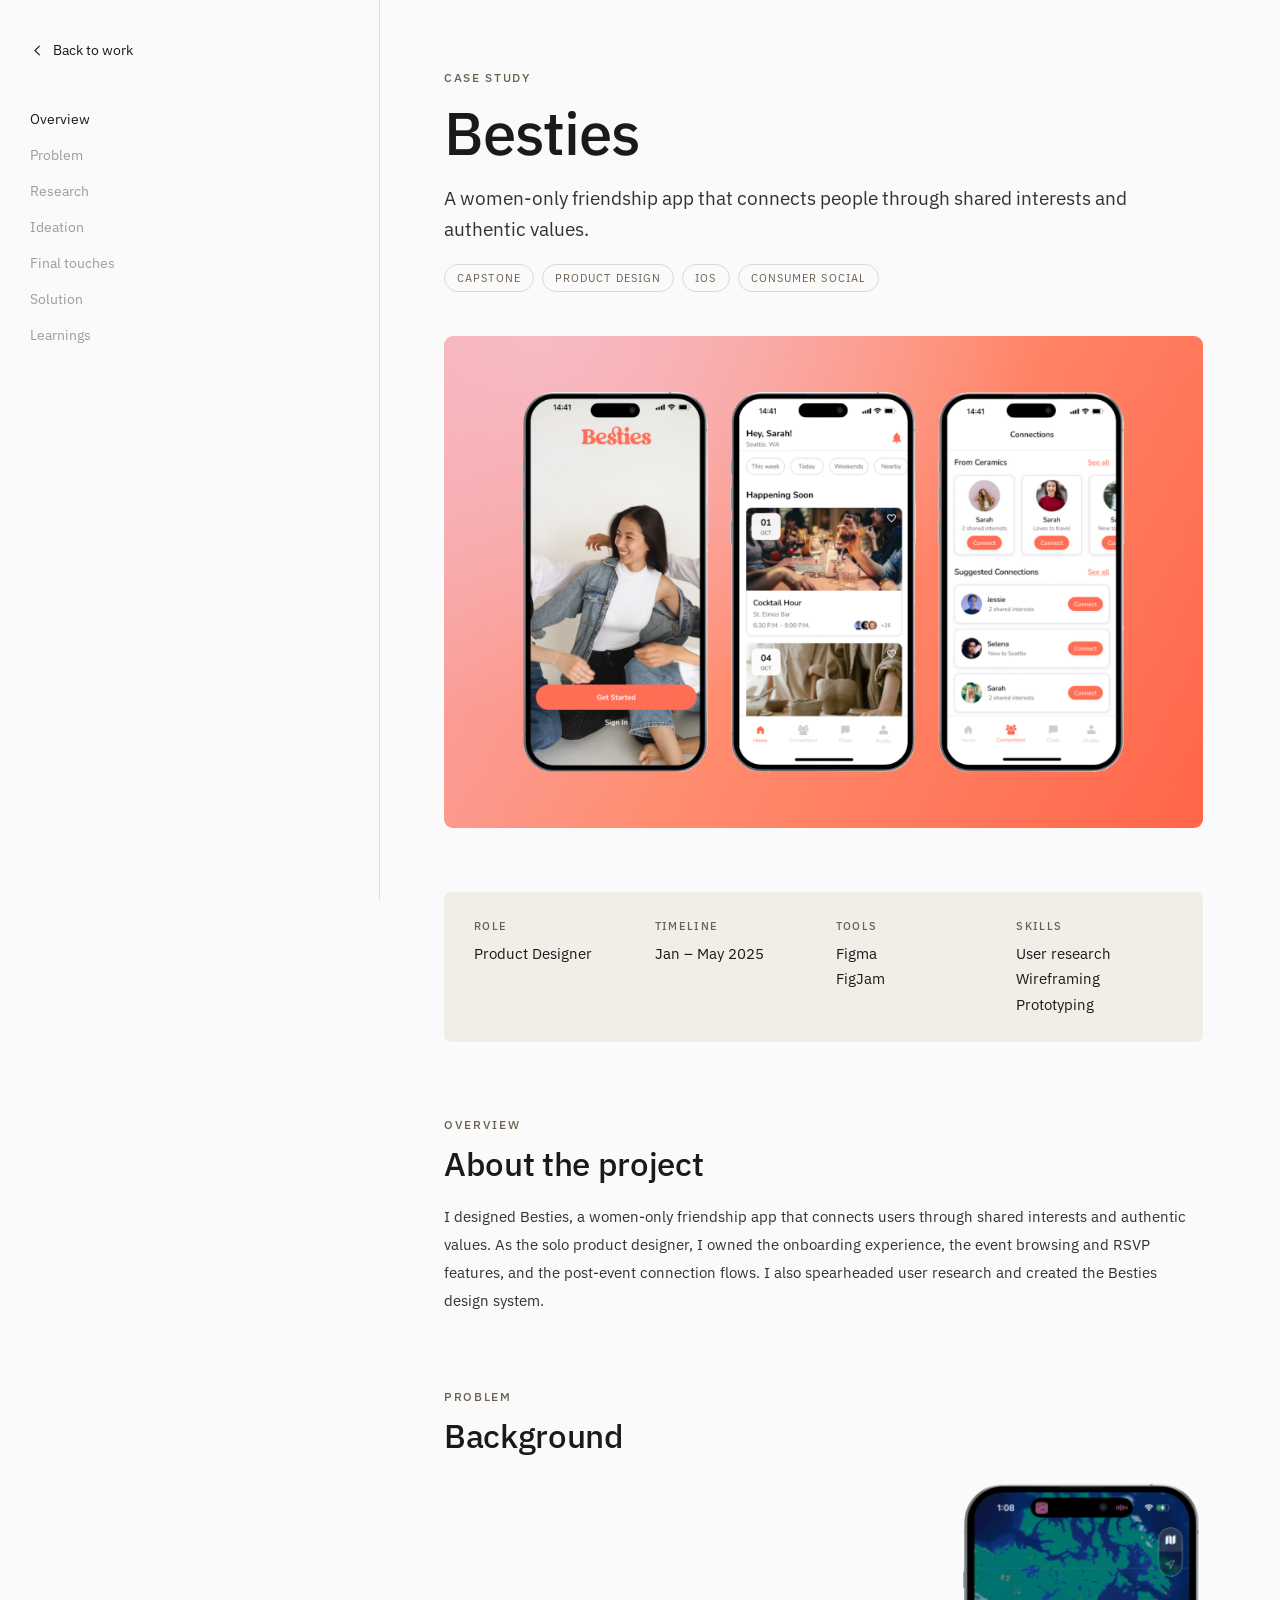
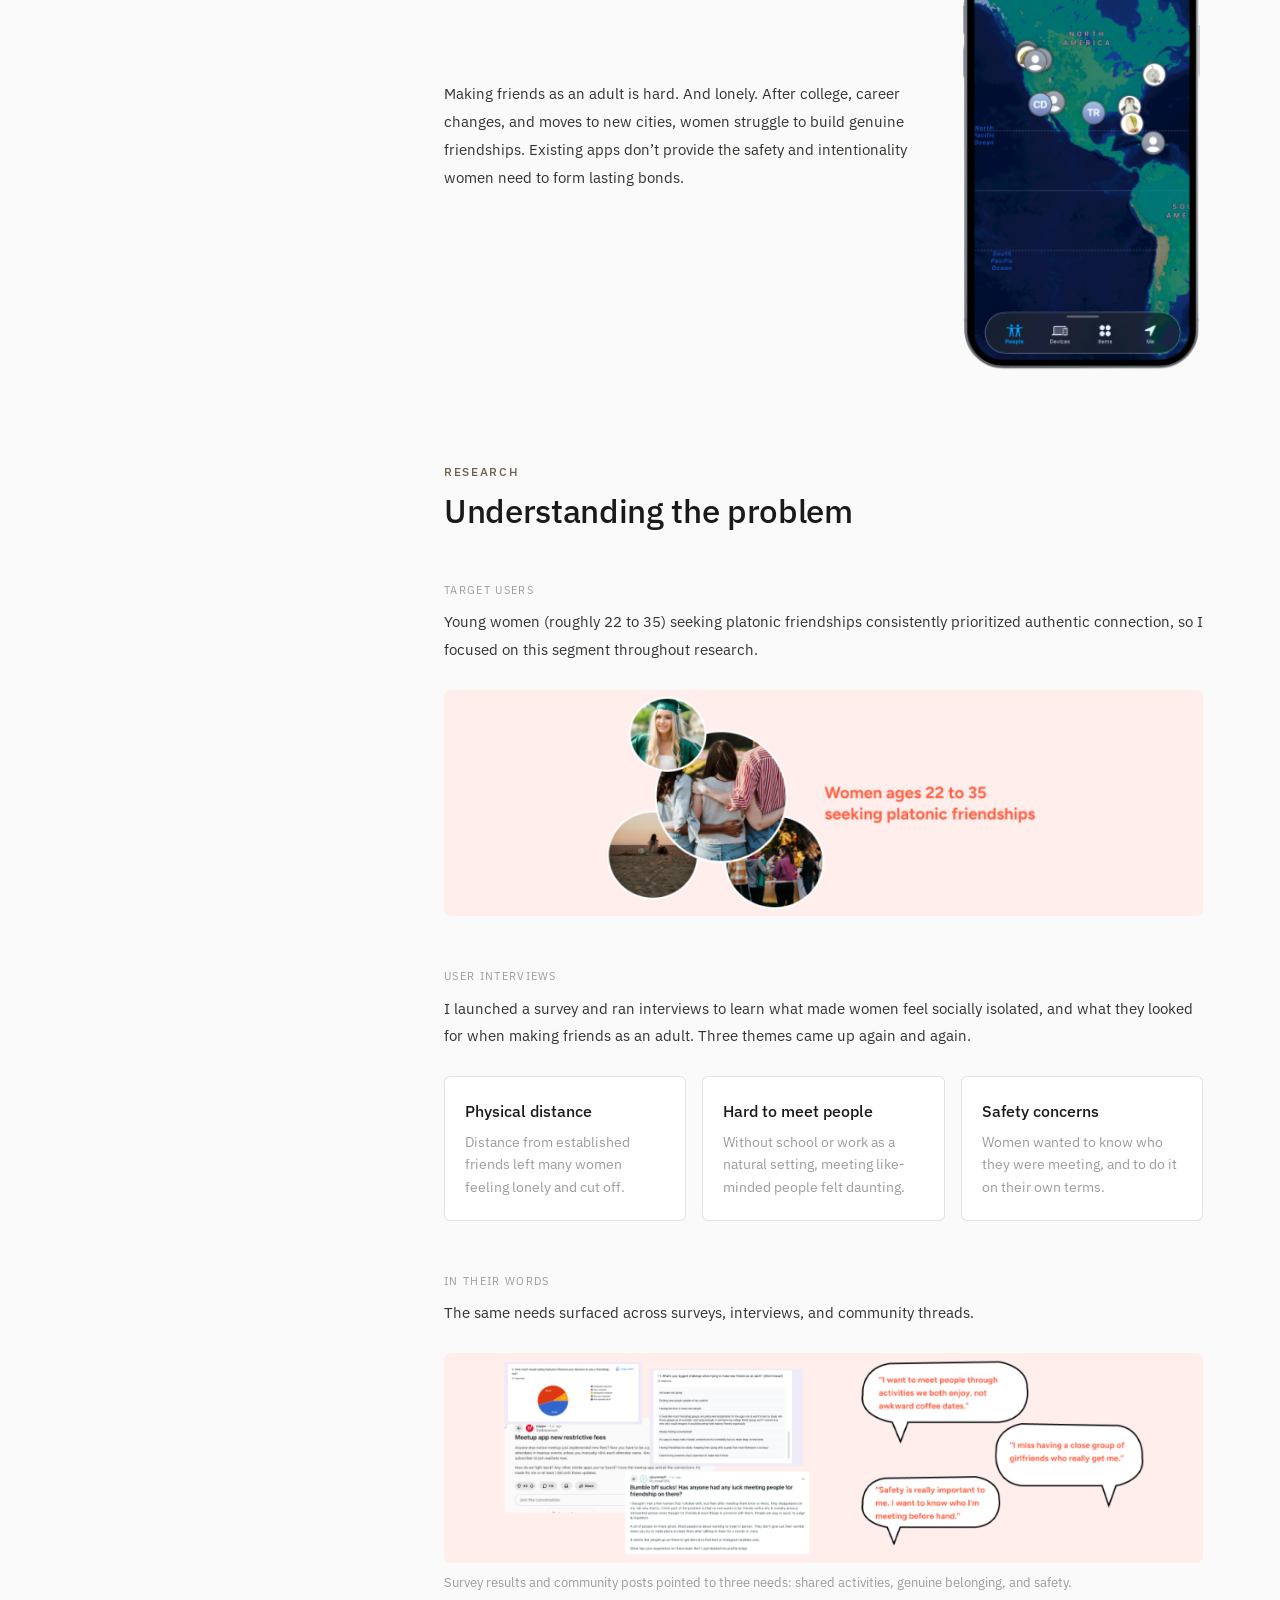
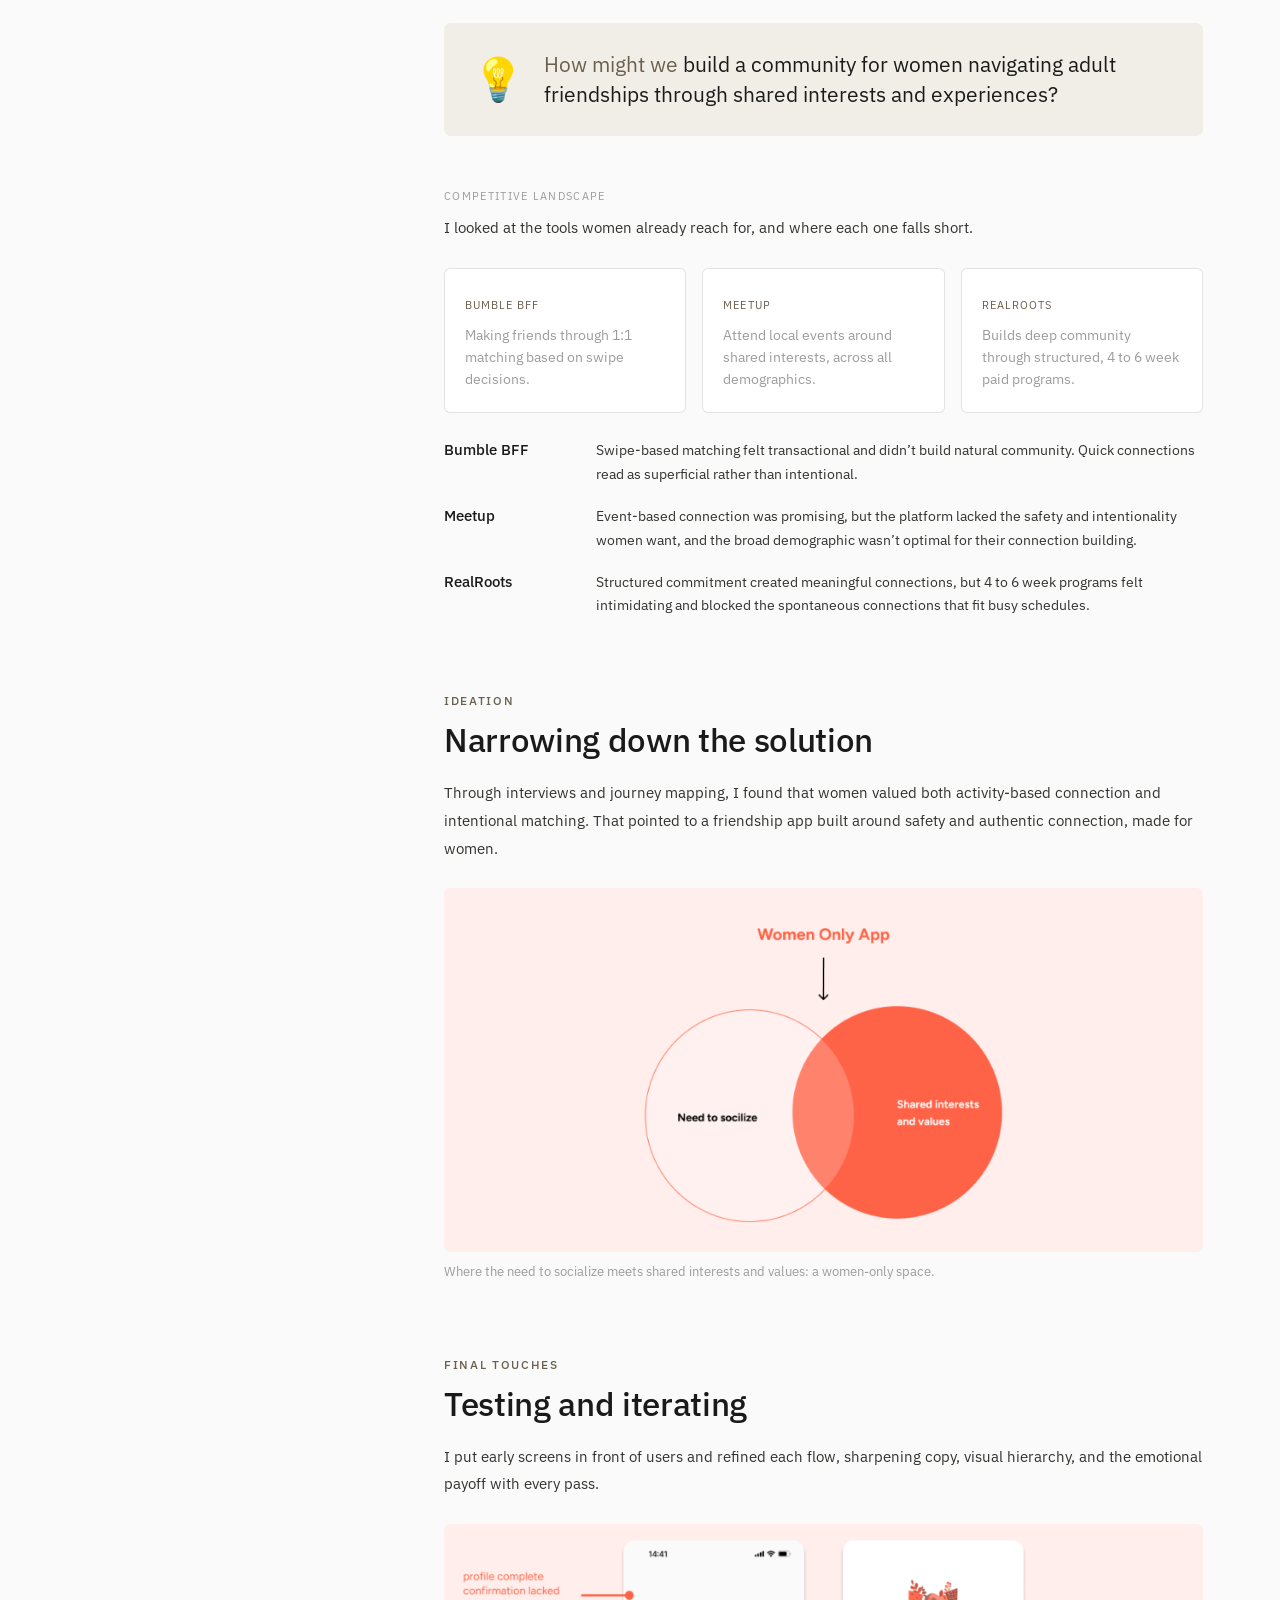
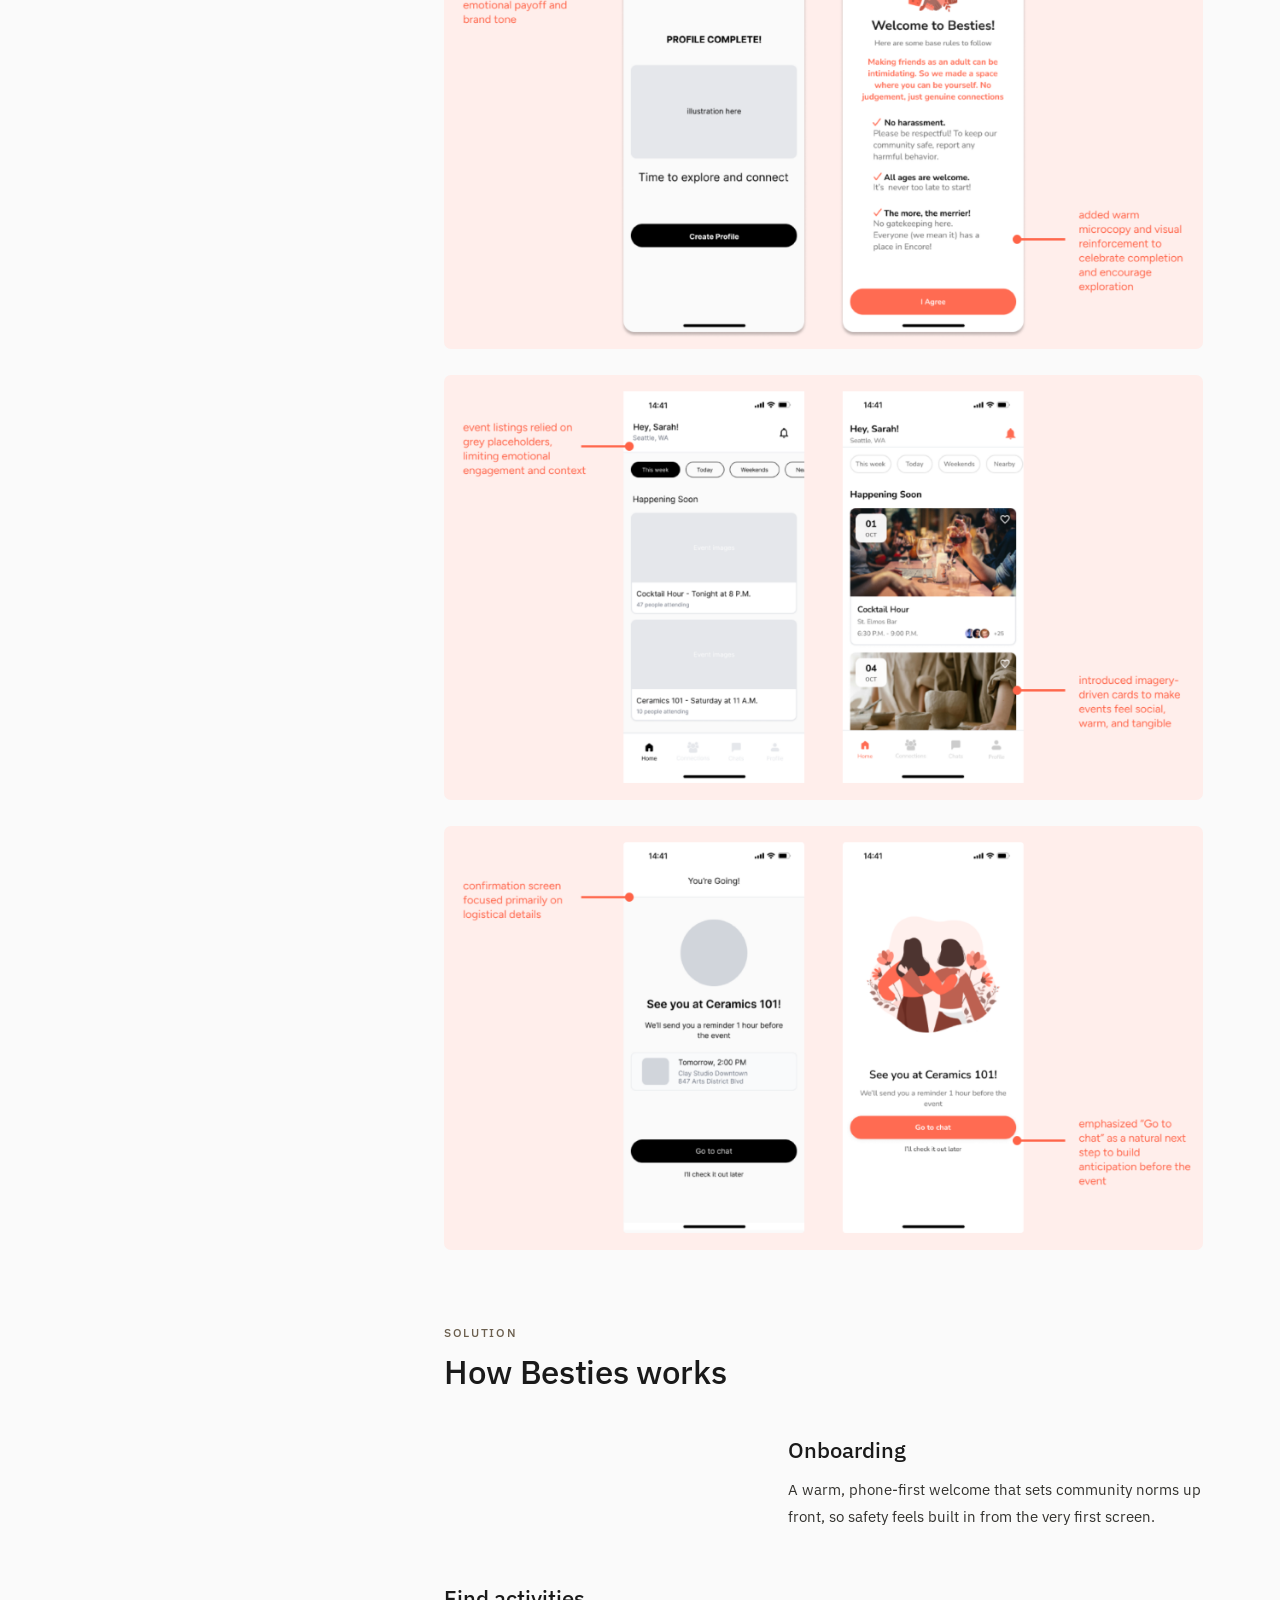
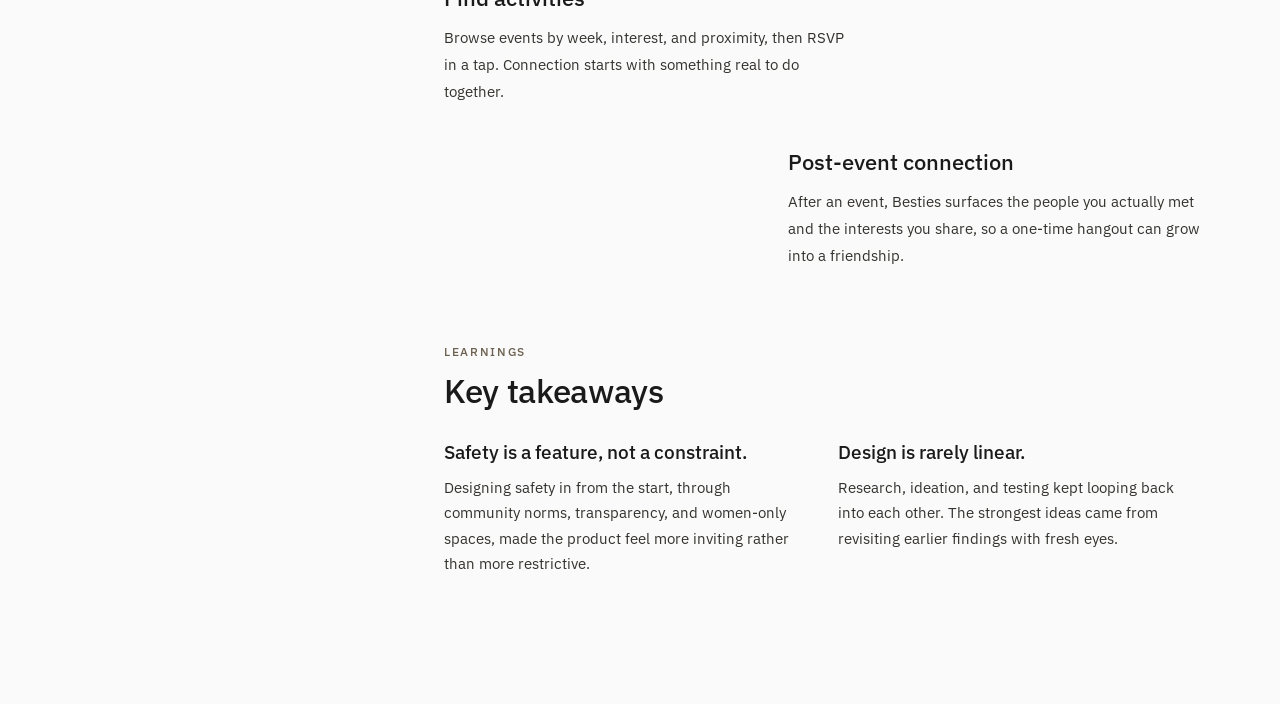
<file: besties.html>
<!doctype html>
<html lang="en">
<head>
<meta charset="utf-8" />
<meta name="viewport" content="width=device-width, initial-scale=1" />
<title>Besties · Amelia Simpson</title>
<meta name="description" content="Besties — a women-only friendship app connecting people through shared interests and authentic values. A case study by Amelia Simpson." />
<link rel="icon" type="image/svg+xml" href="favicon.svg">
<link rel="preconnect" href="https://fonts.googleapis.com">
<link rel="preconnect" href="https://fonts.gstatic.com" crossorigin>
<link href="https://fonts.googleapis.com/css2?family=IBM+Plex+Sans:ital,wght@0,400;0,500;0,600;0,700;1,400&display=swap" rel="stylesheet">
<link rel="stylesheet" href="besties.css?v=23">
</head>
<body>

<!-- ===== Fixed left nav: back + section TOC + wordmark ===== -->
<aside class="sidenav">
  <a class="back-link" href="/">
    <svg viewBox="0 0 24 24" fill="none" stroke="currentColor" stroke-width="1.8" stroke-linecap="round" stroke-linejoin="round"><path d="M15 5l-7 7 7 7"/></svg>
    Back to work
  </a>
  <nav class="toc" aria-label="Sections">
    <a href="#overview">Overview</a>
    <a href="#problem">Problem</a>
    <a href="#research">Research</a>
    <a href="#ideation">Ideation</a>
    <a href="#final-touches">Final touches</a>
    <a href="#solution">Solution</a>
    <a href="#learnings">Learnings</a>
  </nav>
</aside>

<main class="wrap">

  <!-- ===== Hero ===== -->
  <section class="hero">
    <span class="eyebrow">Case study</span>
    <h1>Besties</h1>
    <p class="lede">A women-only friendship app that connects people through shared interests and authentic values.</p>
    <div class="tags">
      <span>Capstone</span>
      <span>Product design</span>
      <span>iOS</span>
      <span>Consumer social</span>
    </div>
    <div class="hero-banner">
      <img src="images/besties/phones.png?v=2" alt="Three Besties app screens: a Get Started welcome, an events feed, and a connections list." loading="eager">
    </div>
  </section>

  <!-- ===== Meta ===== -->
  <div class="meta">
    <div>
      <div class="label">Role</div>
      <div class="val">Product Designer</div>
    </div>
    <div>
      <div class="label">Timeline</div>
      <div class="val">Jan &ndash; May 2025</div>
    </div>
    <div>
      <div class="label">Tools</div>
      <div class="val">Figma</div>
      <div class="val">FigJam</div>
    </div>
    <div>
      <div class="label">Skills</div>
      <div class="val">User research</div>
      <div class="val">Wireframing</div>
      <div class="val">Prototyping</div>
    </div>
  </div>

  <!-- ===== Overview ===== -->
  <section class="section" id="overview">
    <span class="eyebrow">Overview</span>
    <h2>About the project</h2>
    <p class="lead measure">I designed Besties, a women-only friendship app that connects users through shared interests and authentic values. As the solo product designer, I owned the onboarding experience, the event browsing and RSVP features, and the post-event connection flows. I also spearheaded user research and created the Besties design system.</p>
  </section>

  <!-- ===== Problem ===== -->
  <section class="section" id="problem">
    <span class="eyebrow">Problem</span>
    <h2>Background</h2>
    <div class="split">
      <p class="lead">Making friends as an adult is hard. And lonely. After college, career changes, and moves to new cities, women struggle to build genuine friendships. Existing apps don&rsquo;t provide the safety and intentionality women need to form lasting bonds.</p>
      <figure>
        <div class="fig"><img src="images/besties/problem-map.png" alt="A Find My style map with friends scattered across the continent."></div>
      </figure>
    </div>
  </section>

  <!-- ===== Research ===== -->
  <section class="section" id="research">
    <span class="eyebrow">Research</span>
    <h2>Understanding the problem</h2>

    <div class="sub">
      <div class="kicker">Target users</div>
      <p class="measure">Young women (roughly 22 to 35) seeking platonic friendships consistently prioritized authentic connection, so I focused on this segment throughout research.</p>
      <figure>
        <div class="fig"><img src="images/besties/target-users.png" alt="A collage of women, with the label: Women ages 22 to 35 seeking platonic friendships."></div>
      </figure>
    </div>

    <div class="sub">
      <div class="kicker">User interviews</div>
      <p class="measure">I launched a survey and ran interviews to learn what made women feel socially isolated, and what they looked for when making friends as an adult. Three themes came up again and again.</p>
      <div class="cards">
        <div class="card">
          <div class="ct">Physical distance</div>
          <p>Distance from established friends left many women feeling lonely and cut off.</p>
        </div>
        <div class="card">
          <div class="ct">Hard to meet people</div>
          <p>Without school or work as a natural setting, meeting like-minded people felt daunting.</p>
        </div>
        <div class="card">
          <div class="ct">Safety concerns</div>
          <p>Women wanted to know who they were meeting, and to do it on their own terms.</p>
        </div>
      </div>
    </div>

    <div class="sub">
      <div class="kicker">In their words</div>
      <p class="measure">The same needs surfaced across surveys, interviews, and community threads.</p>
      <figure>
        <div class="fig"><img src="images/besties/target-users2.png" alt="Survey charts, community posts, and user quotes about wanting activity-based, safe, genuine friendships."></div>
        <figcaption>Survey results and community posts pointed to three needs: shared activities, genuine belonging, and safety.</figcaption>
      </figure>
      <div class="callout">
        <span class="bulb" aria-hidden="true">&#128161;</span>
        <p><span class="hmw">How might we</span> build a community for women navigating adult friendships through shared interests and experiences?</p>
      </div>
    </div>

    <div class="sub">
      <div class="kicker">Competitive landscape</div>
      <p class="measure">I looked at the tools women already reach for, and where each one falls short.</p>
      <div class="cards">
        <div class="card">
          <span class="tag">Bumble BFF</span>
          <p>Making friends through 1:1 matching based on swipe decisions.</p>
        </div>
        <div class="card">
          <span class="tag">Meetup</span>
          <p>Attend local events around shared interests, across all demographics.</p>
        </div>
        <div class="card">
          <span class="tag">RealRoots</span>
          <p>Builds deep community through structured, 4 to 6 week paid programs.</p>
        </div>
      </div>
      <div class="takes">
        <div class="take">
          <div class="who">Bumble BFF</div>
          <p>Swipe-based matching felt transactional and didn&rsquo;t build natural community. Quick connections read as superficial rather than intentional.</p>
        </div>
        <div class="take">
          <div class="who">Meetup</div>
          <p>Event-based connection was promising, but the platform lacked the safety and intentionality women want, and the broad demographic wasn&rsquo;t optimal for their connection building.</p>
        </div>
        <div class="take">
          <div class="who">RealRoots</div>
          <p>Structured commitment created meaningful connections, but 4 to 6 week programs felt intimidating and blocked the spontaneous connections that fit busy schedules.</p>
        </div>
      </div>
    </div>
  </section>

  <!-- ===== Ideation ===== -->
  <section class="section" id="ideation">
    <span class="eyebrow">Ideation</span>
    <h2>Narrowing down the solution</h2>
    <p class="lead measure">Through interviews and journey mapping, I found that women valued both activity-based connection and intentional matching. That pointed to a friendship app built around safety and authentic connection, made for women.</p>
    <figure>
      <div class="fig"><img src="images/besties/venn.png" alt="A venn diagram: need to socialize overlapping with shared interests and values, pointing to a women-only app."></div>
      <figcaption>Where the need to socialize meets shared interests and values: a women-only space.</figcaption>
    </figure>
  </section>

  <!-- ===== Final touches ===== -->
  <section class="section" id="final-touches">
    <span class="eyebrow">Final touches</span>
    <h2>Testing and iterating</h2>
    <p class="lead measure">I put early screens in front of users and refined each flow, sharpening copy, visual hierarchy, and the emotional payoff with every pass.</p>
    <figure>
      <div class="fig"><img src="images/besties/iteration-1.png" alt="Iteration 1: profile-complete and welcome screens, before and after adding warm microcopy."></div>
    </figure>
    <figure>
      <div class="fig"><img src="images/besties/iteration-2.png" alt="Iteration 2 of the Besties flows with annotations."></div>
    </figure>
    <figure>
      <div class="fig"><img src="images/besties/iteration-3.png" alt="Iteration 3 of the Besties flows with annotations."></div>
    </figure>
  </section>

  <!-- ===== Solution ===== -->
  <section class="section" id="solution">
    <span class="eyebrow">Solution</span>
    <h2>How Besties works</h2>

    <div class="flow">
      <div class="shot"><video src="videos/besties-onboarding.mp4?v=1" autoplay loop muted playsinline preload="metadata" aria-label="Besties onboarding flow"></video></div>
      <div class="txt">
        <h3>Onboarding</h3>
        <p>A warm, phone-first welcome that sets community norms up front, so safety feels built in from the very first screen.</p>
      </div>
    </div>

    <div class="flow rev">
      <div class="shot"><video src="videos/besties-activities.mp4?v=1" autoplay loop muted playsinline preload="metadata" aria-label="Besties event browsing and RSVP flow"></video></div>
      <div class="txt">
        <h3>Find activities</h3>
        <p>Browse events by week, interest, and proximity, then RSVP in a tap. Connection starts with something real to do together.</p>
      </div>
    </div>

    <div class="flow">
      <div class="shot"><video src="videos/besties-connection.mp4?v=1" autoplay loop muted playsinline preload="metadata" aria-label="Besties post-event connection flow"></video></div>
      <div class="txt">
        <h3>Post-event connection</h3>
        <p>After an event, Besties surfaces the people you actually met and the interests you share, so a one-time hangout can grow into a friendship.</p>
      </div>
    </div>
  </section>

  <!-- ===== Learnings ===== -->
  <section class="section" id="learnings">
    <span class="eyebrow">Learnings</span>
    <h2>Key takeaways</h2>
    <div class="learn">
      <div class="item">
        <h3>Safety is a feature, not a constraint.</h3>
        <p>Designing safety in from the start, through community norms, transparency, and women-only spaces, made the product feel more inviting rather than more restrictive.</p>
      </div>
      <div class="item">
        <h3>Design is rarely linear.</h3>
        <p>Research, ideation, and testing kept looping back into each other. The strongest ideas came from revisiting earlier findings with fresh eyes.</p>
      </div>
    </div>
  </section>

</main>

<script>
  /* Scrollspy: highlight the current section in the TOC. */
  (function () {
    var links = Array.prototype.slice.call(document.querySelectorAll('.toc a'));
    var byId = {};
    links.forEach(function (a) { byId[a.getAttribute('href').slice(1)] = a; });
    var sections = links.map(function (a) { return document.getElementById(a.getAttribute('href').slice(1)); }).filter(Boolean);
    if (!sections.length) return;

    var current = null;
    function setActive(id) {
      if (id === current) return;
      current = id;
      links.forEach(function (a) { a.classList.remove('active'); });
      if (byId[id]) byId[id].classList.add('active');
    }

    function atBottom() {
      return window.innerHeight + Math.ceil(window.scrollY) >= document.documentElement.scrollHeight - 2;
    }
    var lastId = sections[sections.length - 1].id;

    /* highlight the last section whose top has passed a line ~45% down the
       viewport; pin the last section once scrolled to the very bottom */
    function update() {
      if (atBottom()) { setActive(lastId); return; }
      var line = window.innerHeight * 0.45;
      var cur = sections[0].id;
      for (var i = 0; i < sections.length; i++) {
        if (sections[i].getBoundingClientRect().top <= line) cur = sections[i].id;
        else break;
      }
      setActive(cur);
    }

    var ticking = false;
    function onScroll() {
      if (ticking) return;
      ticking = true;
      requestAnimationFrame(function () { update(); ticking = false; });
    }
    window.addEventListener('scroll', onScroll, { passive: true });
    window.addEventListener('resize', update);
    update();
  })();
</script>
</body>
</html>
</file>
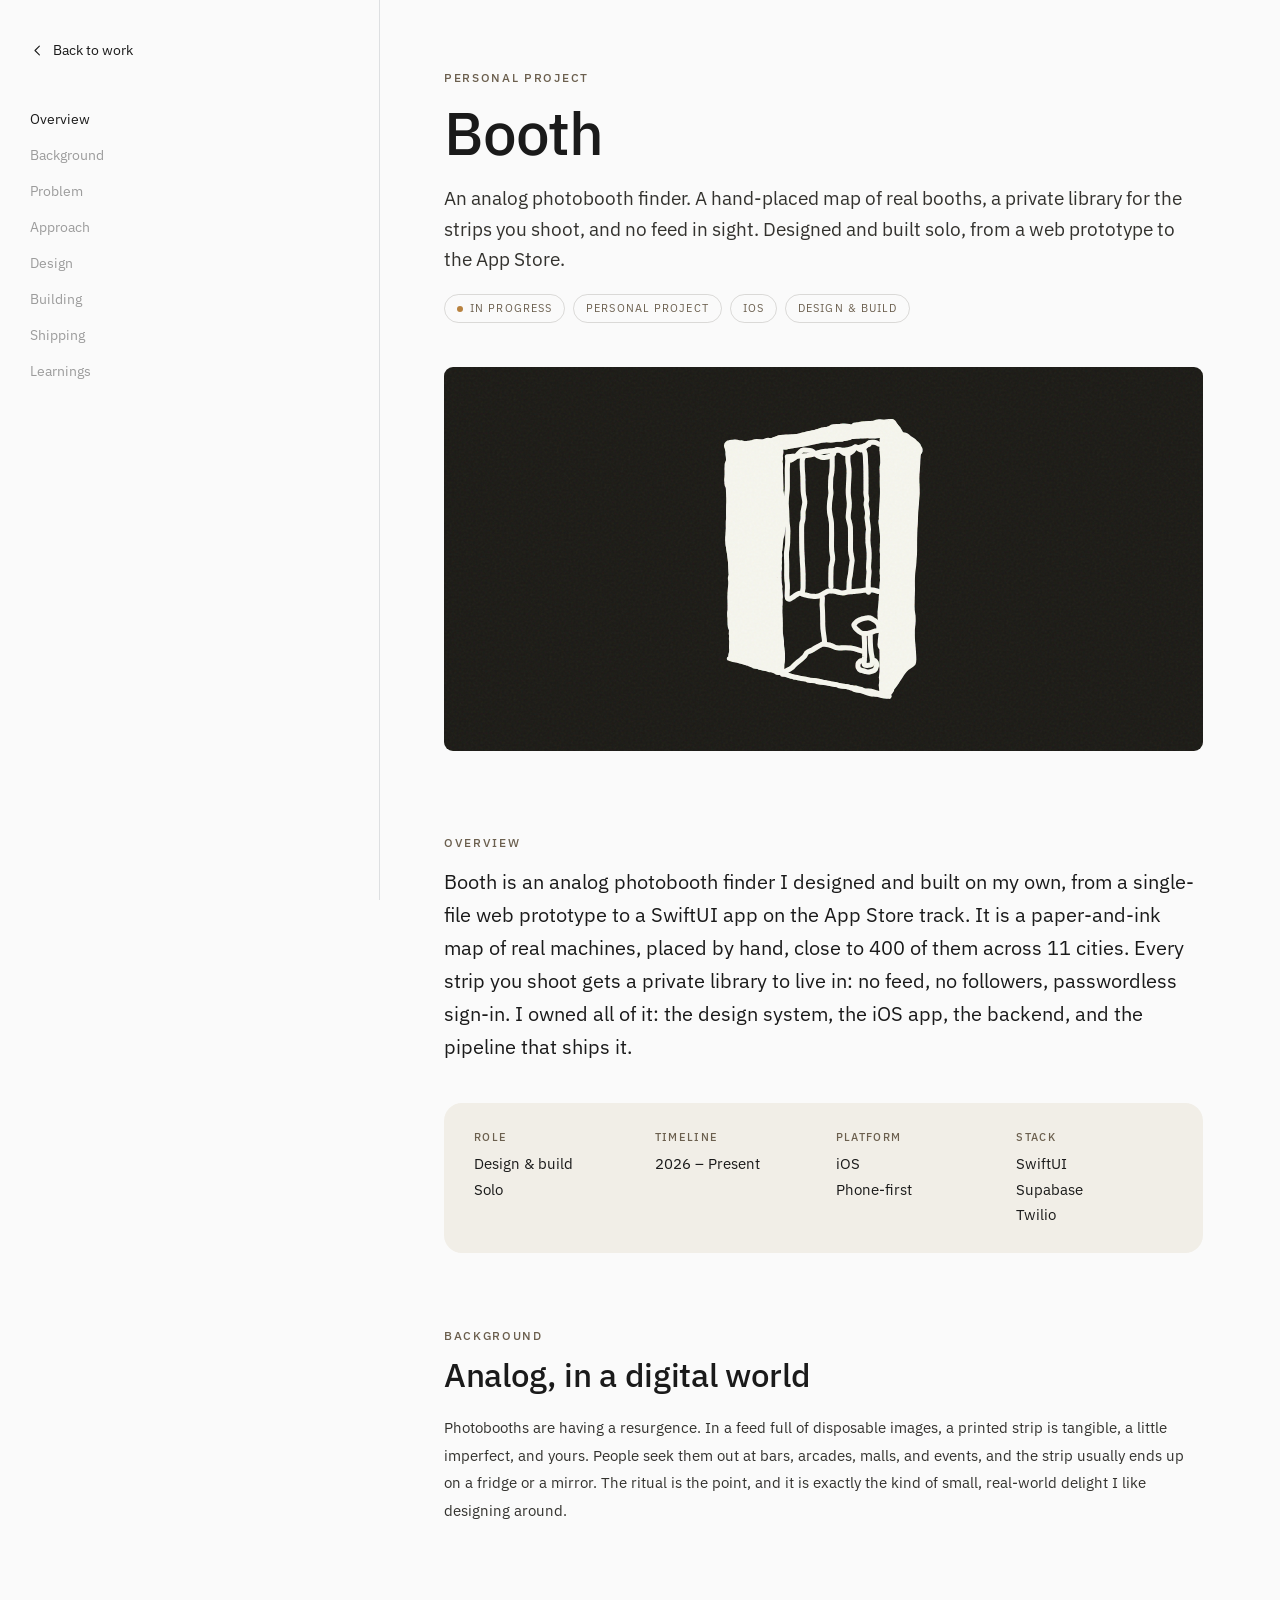
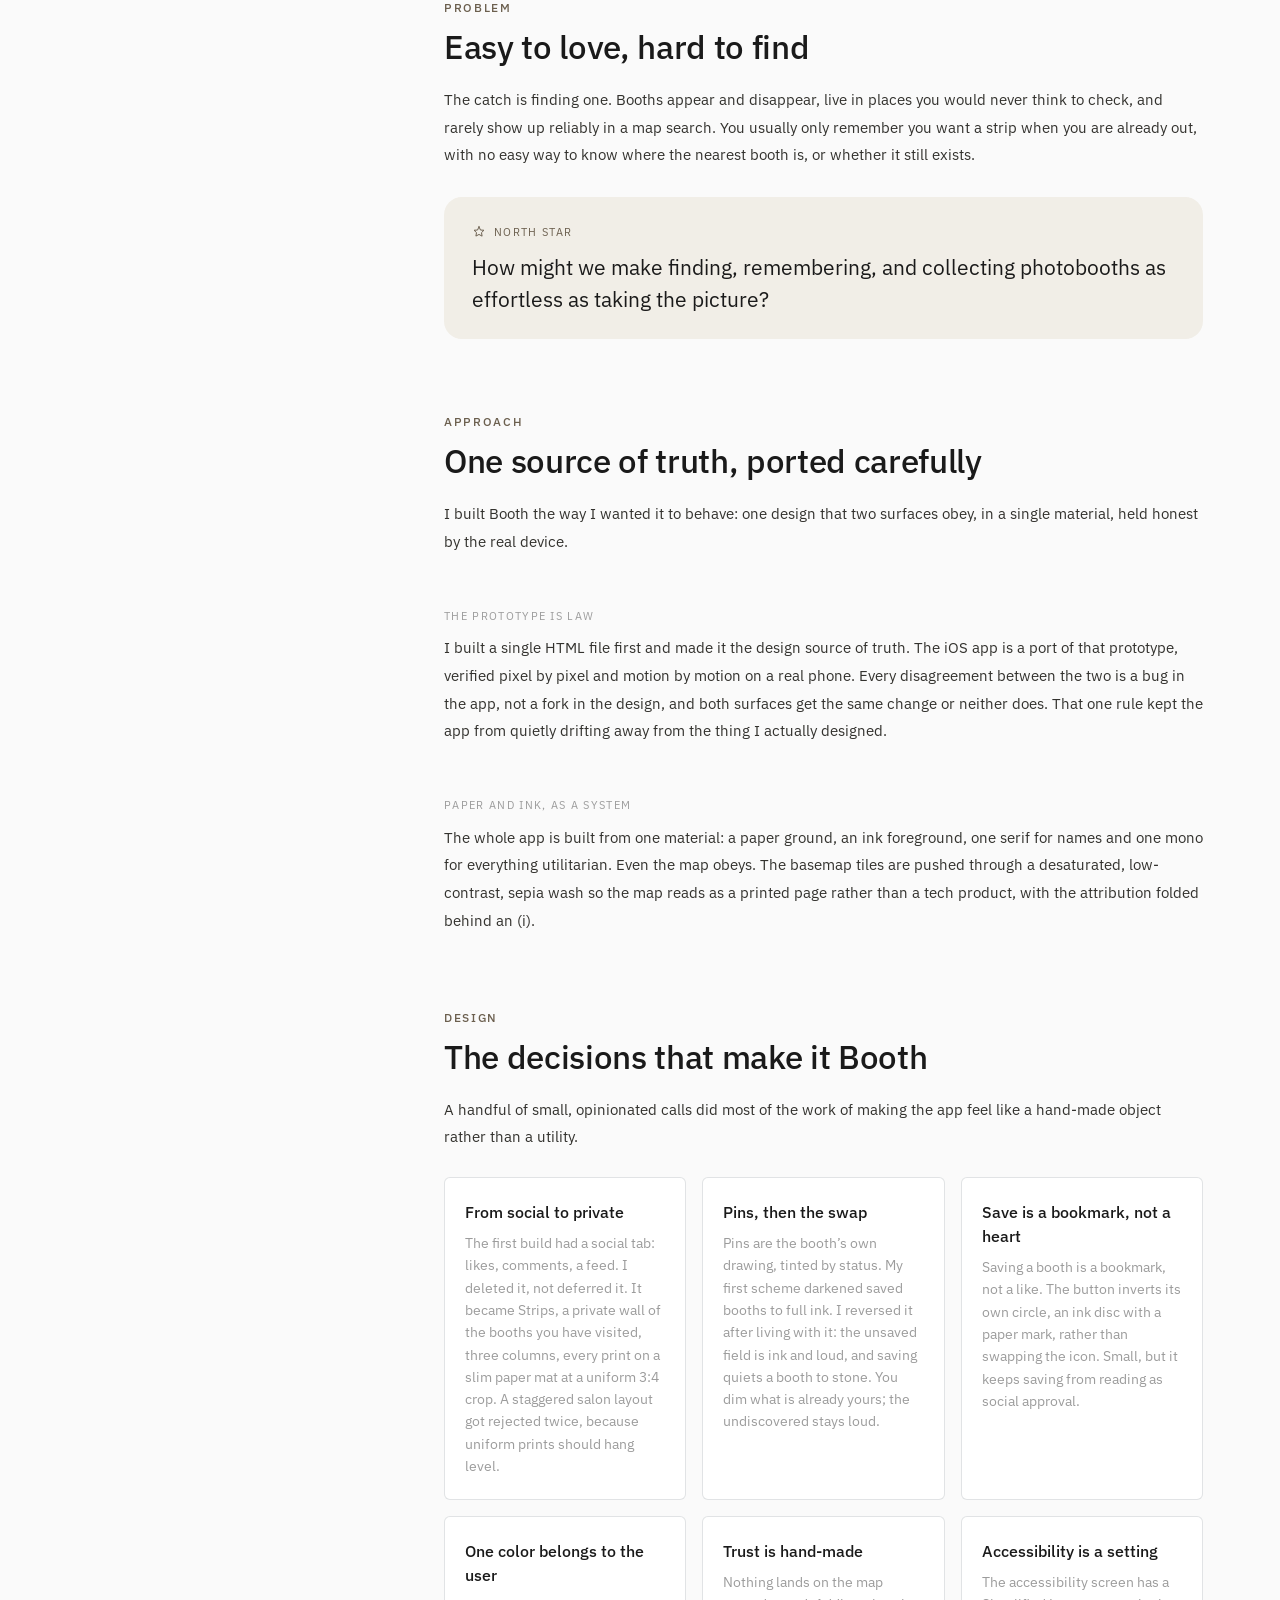
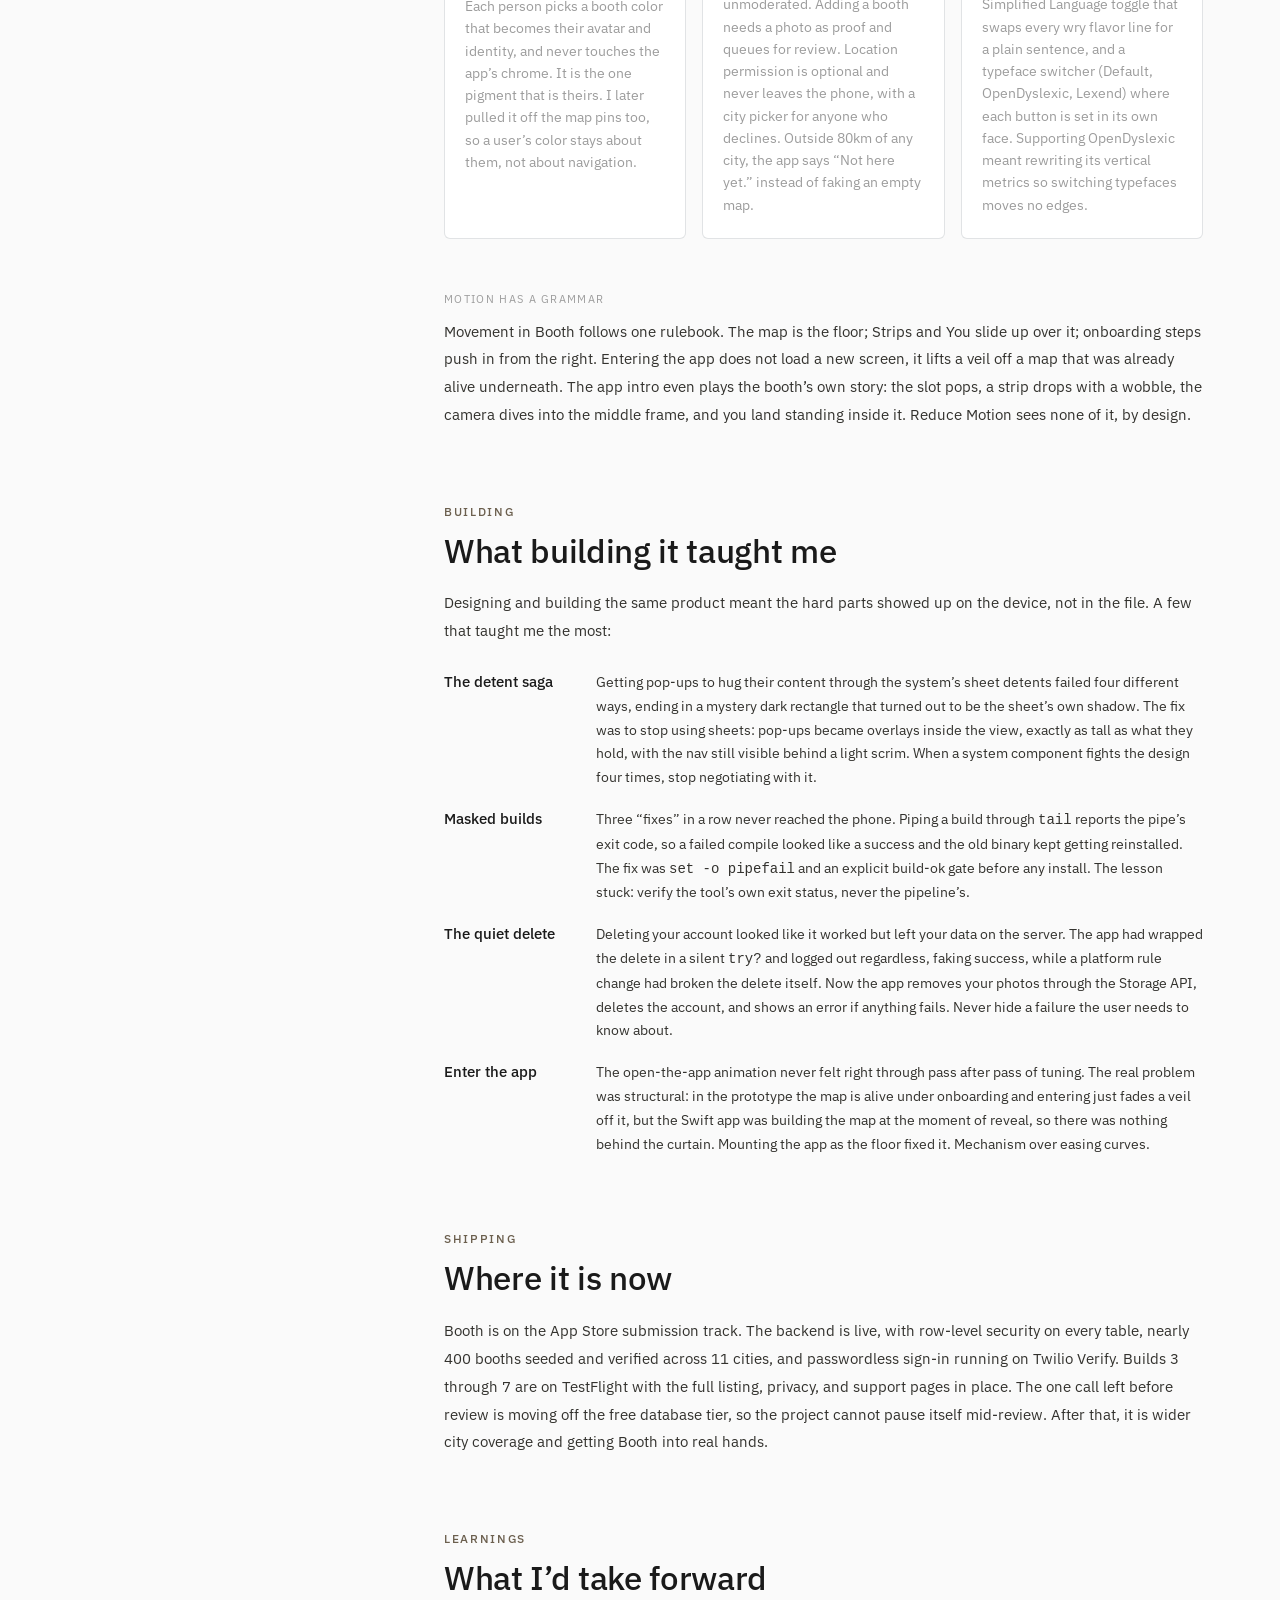
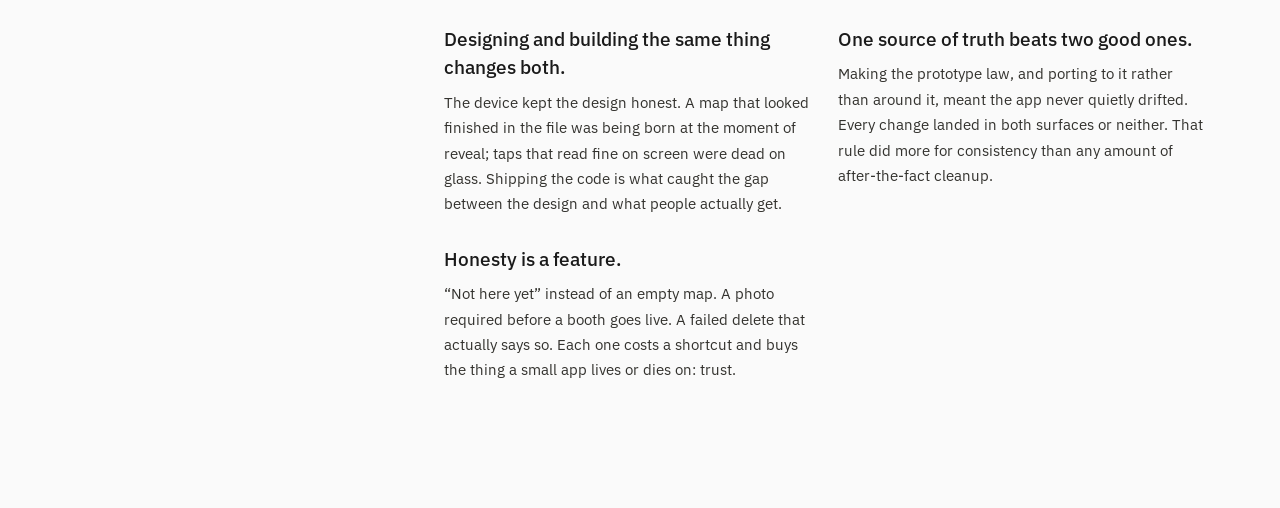
<file: booth-case-study.html>
<!doctype html>
<html lang="en">
<head>
<meta charset="utf-8" />
<meta name="viewport" content="width=device-width, initial-scale=1" />
<title>Booth · Amelia Simpson</title>
<meta name="description" content="Booth — an analog photobooth finder. A personal project by Amelia Simpson: a hand-placed paper-and-ink map of real booths, a private library for the strips you shoot, designed and built solo from web prototype to the App Store." />
<link rel="icon" type="image/svg+xml" href="favicon.svg">
<link rel="preconnect" href="https://fonts.googleapis.com">
<link rel="preconnect" href="https://fonts.gstatic.com" crossorigin>
<link href="https://fonts.googleapis.com/css2?family=IBM+Plex+Sans:ital,wght@0,400;0,500;0,600;0,700;1,400&display=swap" rel="stylesheet">
<link rel="stylesheet" href="besties.css?v=19">
<link rel="stylesheet" href="booth.css?v=6">
</head>
<body>

<!-- ===== Fixed left nav: back + section TOC ===== -->
<aside class="sidenav">
  <a class="back-link" href="/">
    <svg viewBox="0 0 24 24" fill="none" stroke="currentColor" stroke-width="1.8" stroke-linecap="round" stroke-linejoin="round"><path d="M15 5l-7 7 7 7"/></svg>
    Back to work
  </a>
  <nav class="toc" aria-label="Sections">
    <a href="#overview">Overview</a>
    <a href="#background">Background</a>
    <a href="#problem">Problem</a>
    <a href="#approach">Approach</a>
    <a href="#design">Design</a>
    <a href="#building">Building</a>
    <a href="#shipping">Shipping</a>
    <a href="#learnings">Learnings</a>
  </nav>
</aside>

<main class="wrap">

  <!-- ===== Hero ===== -->
  <section class="hero">
    <span class="eyebrow">Personal project</span>
    <h1>Booth</h1>
    <p class="lede">An analog photobooth finder. A hand-placed map of real booths, a private library for the strips you shoot, and no feed in sight. Designed and built solo, from a web prototype to the App Store.</p>
    <div class="tags">
      <span class="dot">In progress</span>
      <span>Personal project</span>
      <span>iOS</span>
      <span>Design &amp; build</span>
    </div>
    <div class="hero-banner">
      <img src="images/booth.svg?v=2" alt="The Booth app mark on a film-grain backdrop" loading="eager">
    </div>
  </section>

  <!-- ===== Overview ===== -->
  <section class="section" id="overview" style="padding-top: 54px;">
    <div class="tldr">
      <span class="eyebrow">Overview</span>
      <p>Booth is an analog photobooth finder I designed and built on my own, from a single-file web prototype to a SwiftUI app on the App Store track. It is a paper-and-ink map of real machines, placed by hand, close to 400 of them across 11 cities. Every strip you shoot gets a private library to live in: no feed, no followers, passwordless sign-in. I owned all of it: the design system, the iOS app, the backend, and the pipeline that ships it.</p>
    </div>
  </section>

  <!-- ===== Meta ===== -->
  <div class="meta">
    <div>
      <div class="label">Role</div>
      <div class="val">Design &amp; build</div>
      <div class="val">Solo</div>
    </div>
    <div>
      <div class="label">Timeline</div>
      <div class="val">2026 &ndash; Present</div>
    </div>
    <div>
      <div class="label">Platform</div>
      <div class="val">iOS</div>
      <div class="val">Phone-first</div>
    </div>
    <div>
      <div class="label">Stack</div>
      <div class="val">SwiftUI</div>
      <div class="val">Supabase</div>
      <div class="val">Twilio</div>
    </div>
  </div>

  <!-- ===== Background ===== -->
  <section class="section" id="background">
    <span class="eyebrow">Background</span>
    <h2>Analog, in a digital world</h2>
    <p class="lead measure">Photobooths are having a resurgence. In a feed full of disposable images, a printed strip is tangible, a little imperfect, and yours. People seek them out at bars, arcades, malls, and events, and the strip usually ends up on a fridge or a mirror. The ritual is the point, and it is exactly the kind of small, real-world delight I like designing around.</p>
  </section>

  <!-- ===== Problem ===== -->
  <section class="section" id="problem">
    <span class="eyebrow">Problem</span>
    <h2>Easy to love, hard to find</h2>
    <p class="lead measure">The catch is finding one. Booths appear and disappear, live in places you would never think to check, and rarely show up reliably in a map search. You usually only remember you want a strip when you are already out, with no easy way to know where the nearest booth is, or whether it still exists.</p>
    <div class="northstar">
      <span class="lead-in"><svg viewBox="0 0 24 24" fill="none" stroke="currentColor" stroke-width="1.7" stroke-linecap="round" stroke-linejoin="round"><path d="M12 3l2.5 5.6L20.5 9l-4.2 4.1 1 6-5.3-2.9L6.7 19l1-6L3.5 9l6-.4L12 3z"/></svg>North star</span>
      <p class="ns-q">How might we make finding, remembering, and collecting photobooths as effortless as taking the picture?</p>
    </div>
  </section>

  <!-- ===== Approach ===== -->
  <section class="section" id="approach">
    <span class="eyebrow">Approach</span>
    <h2>One source of truth, ported carefully</h2>
    <p class="lead measure">I built Booth the way I wanted it to behave: one design that two surfaces obey, in a single material, held honest by the real device.</p>

    <div class="sub">
      <div class="kicker">The prototype is law</div>
      <p class="measure">I built a single HTML file first and made it the design source of truth. The iOS app is a port of that prototype, verified pixel by pixel and motion by motion on a real phone. Every disagreement between the two is a bug in the app, not a fork in the design, and both surfaces get the same change or neither does. That one rule kept the app from quietly drifting away from the thing I actually designed.</p>
    </div>

    <div class="sub">
      <div class="kicker">Paper and ink, as a system</div>
      <p class="measure">The whole app is built from one material: a paper ground, an ink foreground, one serif for names and one mono for everything utilitarian. Even the map obeys. The basemap tiles are pushed through a desaturated, low-contrast, sepia wash so the map reads as a printed page rather than a tech product, with the attribution folded behind an (i).</p>
    </div>
  </section>

  <!-- ===== Design ===== -->
  <section class="section" id="design">
    <span class="eyebrow">Design</span>
    <h2>The decisions that make it Booth</h2>
    <p class="lead measure">A handful of small, opinionated calls did most of the work of making the app feel like a hand-made object rather than a utility.</p>
    <div class="cards">
      <div class="card">
        <div class="ct">From social to private</div>
        <p>The first build had a social tab: likes, comments, a feed. I deleted it, not deferred it. It became Strips, a private wall of the booths you have visited, three columns, every print on a slim paper mat at a uniform 3:4 crop. A staggered salon layout got rejected twice, because uniform prints should hang level.</p>
      </div>
      <div class="card">
        <div class="ct">Pins, then the swap</div>
        <p>Pins are the booth&rsquo;s own drawing, tinted by status. My first scheme darkened saved booths to full ink. I reversed it after living with it: the unsaved field is ink and loud, and saving quiets a booth to stone. You dim what is already yours; the undiscovered stays loud.</p>
      </div>
      <div class="card">
        <div class="ct">Save is a bookmark, not a heart</div>
        <p>Saving a booth is a bookmark, not a like. The button inverts its own circle, an ink disc with a paper mark, rather than swapping the icon. Small, but it keeps saving from reading as social approval.</p>
      </div>
      <div class="card">
        <div class="ct">One color belongs to the user</div>
        <p>Each person picks a booth color that becomes their avatar and identity, and never touches the app&rsquo;s chrome. It is the one pigment that is theirs. I later pulled it off the map pins too, so a user&rsquo;s color stays about them, not about navigation.</p>
      </div>
      <div class="card">
        <div class="ct">Trust is hand-made</div>
        <p>Nothing lands on the map unmoderated. Adding a booth needs a photo as proof and queues for review. Location permission is optional and never leaves the phone, with a city picker for anyone who declines. Outside 80km of any city, the app says &ldquo;Not here yet.&rdquo; instead of faking an empty map.</p>
      </div>
      <div class="card">
        <div class="ct">Accessibility is a setting</div>
        <p>The accessibility screen has a Simplified Language toggle that swaps every wry flavor line for a plain sentence, and a typeface switcher (Default, OpenDyslexic, Lexend) where each button is set in its own face. Supporting OpenDyslexic meant rewriting its vertical metrics so switching typefaces moves no edges.</p>
      </div>
    </div>

    <div class="sub">
      <div class="kicker">Motion has a grammar</div>
      <p class="measure">Movement in Booth follows one rulebook. The map is the floor; Strips and You slide up over it; onboarding steps push in from the right. Entering the app does not load a new screen, it lifts a veil off a map that was already alive underneath. The app intro even plays the booth&rsquo;s own story: the slot pops, a strip drops with a wobble, the camera dives into the middle frame, and you land standing inside it. Reduce Motion sees none of it, by design.</p>
    </div>
  </section>

  <!-- ===== Building ===== -->
  <section class="section" id="building">
    <span class="eyebrow">Building</span>
    <h2>What building it taught me</h2>
    <p class="lead measure">Designing and building the same product meant the hard parts showed up on the device, not in the file. A few that taught me the most:</p>
    <div class="takes">
      <div class="take">
        <div class="who">The detent saga</div>
        <p>Getting pop-ups to hug their content through the system&rsquo;s sheet detents failed four different ways, ending in a mystery dark rectangle that turned out to be the sheet&rsquo;s own shadow. The fix was to stop using sheets: pop-ups became overlays inside the view, exactly as tall as what they hold, with the nav still visible behind a light scrim. When a system component fights the design four times, stop negotiating with it.</p>
      </div>
      <div class="take">
        <div class="who">Masked builds</div>
        <p>Three &ldquo;fixes&rdquo; in a row never reached the phone. Piping a build through <code>tail</code> reports the pipe&rsquo;s exit code, so a failed compile looked like a success and the old binary kept getting reinstalled. The fix was <code>set -o pipefail</code> and an explicit build-ok gate before any install. The lesson stuck: verify the tool&rsquo;s own exit status, never the pipeline&rsquo;s.</p>
      </div>
      <div class="take">
        <div class="who">The quiet delete</div>
        <p>Deleting your account looked like it worked but left your data on the server. The app had wrapped the delete in a silent <code>try?</code> and logged out regardless, faking success, while a platform rule change had broken the delete itself. Now the app removes your photos through the Storage API, deletes the account, and shows an error if anything fails. Never hide a failure the user needs to know about.</p>
      </div>
      <div class="take">
        <div class="who">Enter the app</div>
        <p>The open-the-app animation never felt right through pass after pass of tuning. The real problem was structural: in the prototype the map is alive under onboarding and entering just fades a veil off it, but the Swift app was building the map at the moment of reveal, so there was nothing behind the curtain. Mounting the app as the floor fixed it. Mechanism over easing curves.</p>
      </div>
    </div>
  </section>

  <!-- ===== Shipping ===== -->
  <section class="section" id="shipping">
    <span class="eyebrow">Shipping</span>
    <h2>Where it is now</h2>
    <p class="lead measure">Booth is on the App Store submission track. The backend is live, with row-level security on every table, nearly 400 booths seeded and verified across 11 cities, and passwordless sign-in running on Twilio Verify. Builds 3 through 7 are on TestFlight with the full listing, privacy, and support pages in place. The one call left before review is moving off the free database tier, so the project cannot pause itself mid-review. After that, it is wider city coverage and getting Booth into real hands.</p>
  </section>

  <!-- ===== Learnings ===== -->
  <section class="section" id="learnings">
    <span class="eyebrow">Learnings</span>
    <h2>What I&rsquo;d take forward</h2>
    <div class="learn">
      <div class="item">
        <h3>Designing and building the same thing changes both.</h3>
        <p>The device kept the design honest. A map that looked finished in the file was being born at the moment of reveal; taps that read fine on screen were dead on glass. Shipping the code is what caught the gap between the design and what people actually get.</p>
      </div>
      <div class="item">
        <h3>One source of truth beats two good ones.</h3>
        <p>Making the prototype law, and porting to it rather than around it, meant the app never quietly drifted. Every change landed in both surfaces or neither. That rule did more for consistency than any amount of after-the-fact cleanup.</p>
      </div>
      <div class="item">
        <h3>Honesty is a feature.</h3>
        <p>&ldquo;Not here yet&rdquo; instead of an empty map. A photo required before a booth goes live. A failed delete that actually says so. Each one costs a shortcut and buys the thing a small app lives or dies on: trust.</p>
      </div>
    </div>
  </section>

</main>

<script>
  /* Scrollspy: highlight the current section in the TOC. */
  (function () {
    var links = Array.prototype.slice.call(document.querySelectorAll('.toc a'));
    var byId = {};
    links.forEach(function (a) { byId[a.getAttribute('href').slice(1)] = a; });
    var sections = links.map(function (a) { return document.getElementById(a.getAttribute('href').slice(1)); }).filter(Boolean);
    if (!sections.length) return;

    var current = null;
    function setActive(id) {
      if (id === current) return;
      current = id;
      links.forEach(function (a) { a.classList.remove('active'); });
      if (byId[id]) byId[id].classList.add('active');
    }

    function atBottom() {
      return window.innerHeight + Math.ceil(window.scrollY) >= document.documentElement.scrollHeight - 2;
    }
    var lastId = sections[sections.length - 1].id;

    /* highlight the last section whose top has passed a line ~45% down the
       viewport; pin the last section once scrolled to the very bottom */
    function update() {
      if (atBottom()) { setActive(lastId); return; }
      var line = window.innerHeight * 0.45;
      var cur = sections[0].id;
      for (var i = 0; i < sections.length; i++) {
        if (sections[i].getBoundingClientRect().top <= line) cur = sections[i].id;
        else break;
      }
      setActive(cur);
    }

    var ticking = false;
    function onScroll() {
      if (ticking) return;
      ticking = true;
      requestAnimationFrame(function () { update(); ticking = false; });
    }
    window.addEventListener('scroll', onScroll, { passive: true });
    window.addEventListener('resize', update);
    update();
  })();
</script>
</body>
</html>
</file>
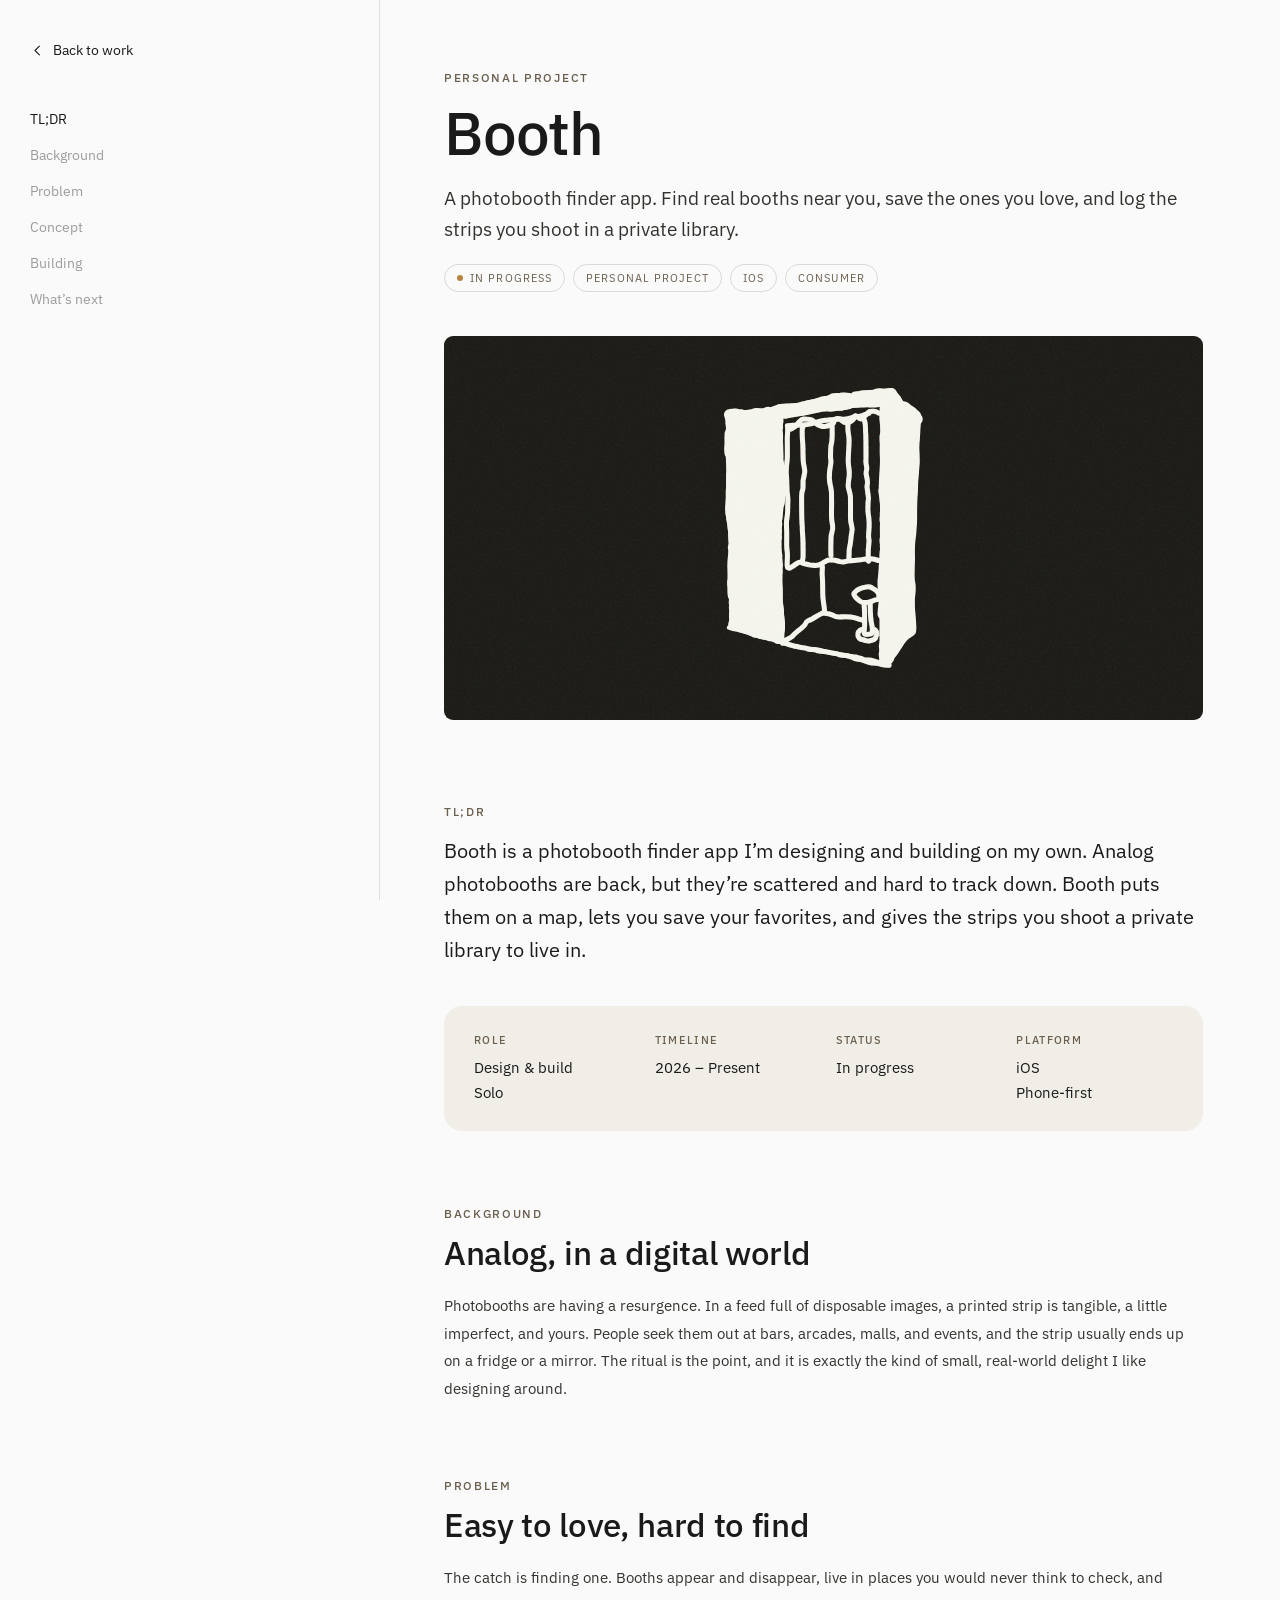
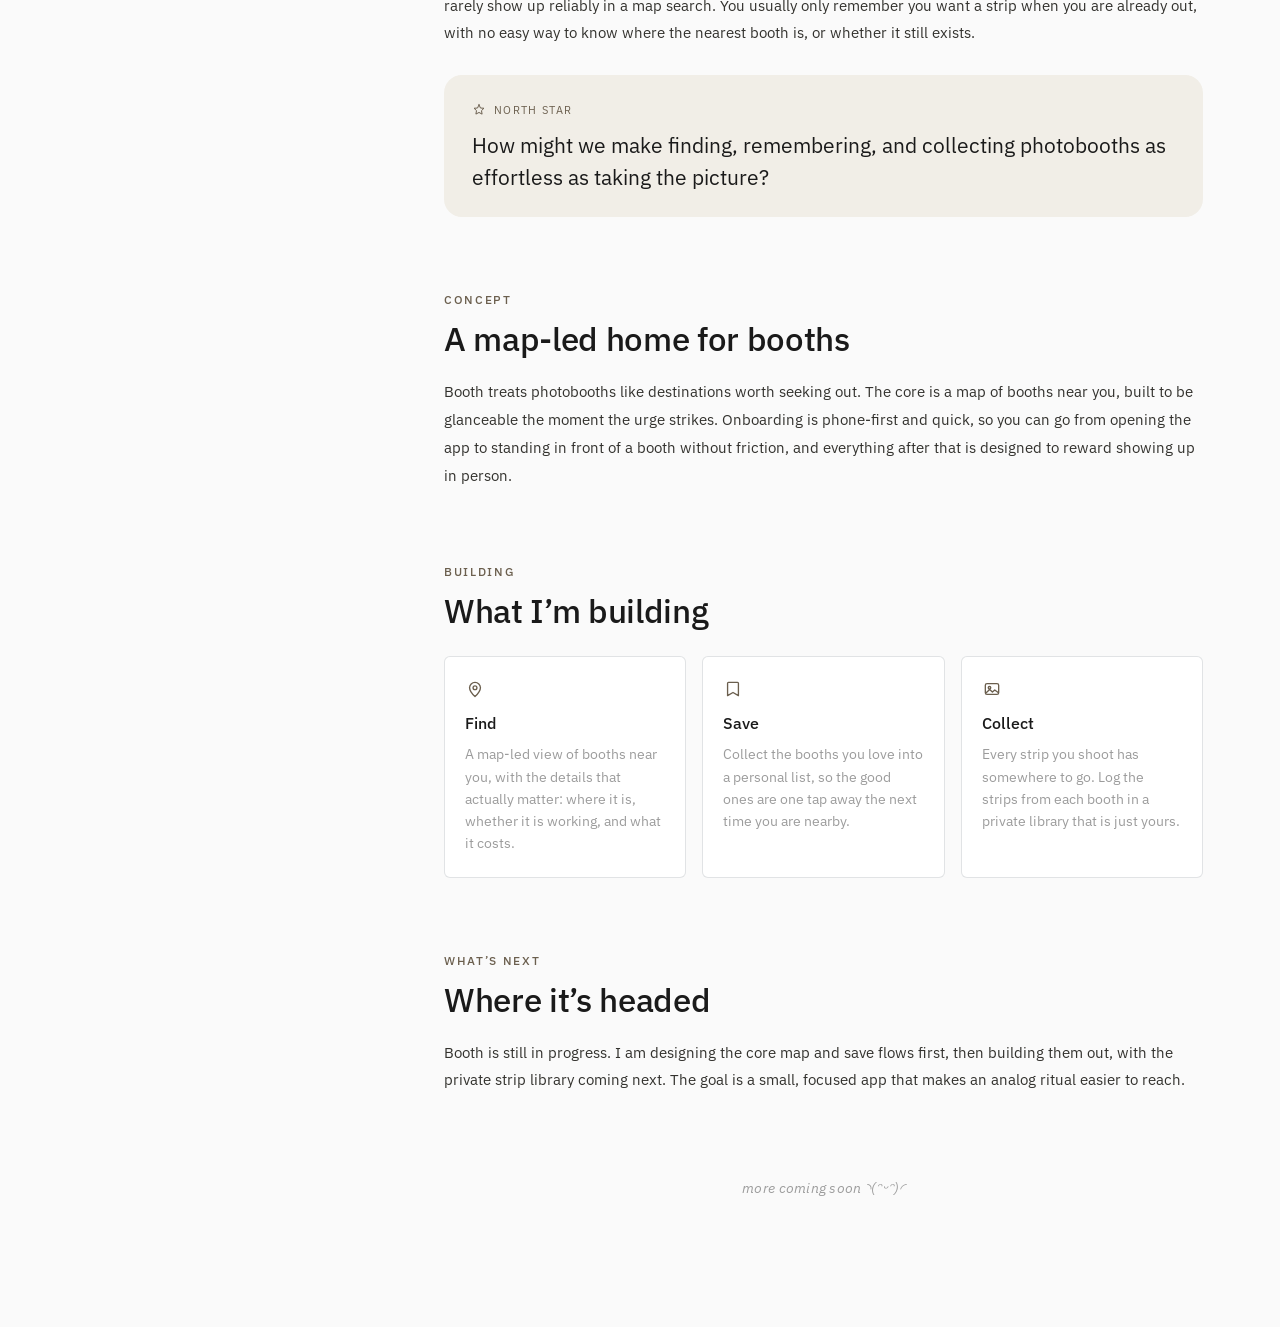
<file: booth.html>
<!doctype html>
<html lang="en">
<head>
<meta charset="utf-8" />
<meta name="viewport" content="width=device-width, initial-scale=1" />
<title>Booth · Amelia Simpson</title>
<meta name="description" content="Booth — a photobooth finder app. A personal project by Amelia Simpson: find real booths near you, save the ones you love, and log the strips you shoot in a private library." />
<link rel="icon" type="image/svg+xml" href="favicon.svg">
<link rel="preconnect" href="https://fonts.googleapis.com">
<link rel="preconnect" href="https://fonts.gstatic.com" crossorigin>
<link href="https://fonts.googleapis.com/css2?family=IBM+Plex+Sans:ital,wght@0,400;0,500;0,600;0,700;1,400&display=swap" rel="stylesheet">
<link rel="stylesheet" href="besties.css?v=23">
<link rel="stylesheet" href="booth.css?v=6">
</head>
<body>

<!-- ===== Fixed left nav: back + section TOC ===== -->
<aside class="sidenav">
  <a class="back-link" href="/">
    <svg viewBox="0 0 24 24" fill="none" stroke="currentColor" stroke-width="1.8" stroke-linecap="round" stroke-linejoin="round"><path d="M15 5l-7 7 7 7"/></svg>
    Back to work
  </a>
  <nav class="toc" aria-label="Sections">
    <a href="#tldr">TL;DR</a>
    <a href="#background">Background</a>
    <a href="#problem">Problem</a>
    <a href="#concept">Concept</a>
    <a href="#building">Building</a>
    <a href="#whats-next">What&rsquo;s next</a>
  </nav>
</aside>

<main class="wrap">

  <!-- ===== Hero ===== -->
  <section class="hero">
    <span class="eyebrow">Personal project</span>
    <h1>Booth</h1>
    <p class="lede">A photobooth finder app. Find real booths near you, save the ones you love, and log the strips you shoot in a private library.</p>
    <div class="tags">
      <span class="dot">In progress</span>
      <span>Personal project</span>
      <span>iOS</span>
      <span>Consumer</span>
    </div>
    <div class="hero-banner">
      <img src="images/booth.svg?v=2" alt="The Booth app mark on a film-grain backdrop" loading="eager">
    </div>
  </section>

  <!-- ===== TL;DR ===== -->
  <section class="section" id="tldr" style="padding-top: 54px;">
    <div class="tldr">
      <span class="eyebrow">TL;DR</span>
      <p>Booth is a photobooth finder app I&rsquo;m designing and building on my own. Analog photobooths are back, but they&rsquo;re scattered and hard to track down. Booth puts them on a map, lets you save your favorites, and gives the strips you shoot a private library to live in.</p>
    </div>
  </section>

  <!-- ===== Meta ===== -->
  <div class="meta">
    <div>
      <div class="label">Role</div>
      <div class="val">Design &amp; build</div>
      <div class="val">Solo</div>
    </div>
    <div>
      <div class="label">Timeline</div>
      <div class="val">2026 &ndash; Present</div>
    </div>
    <div>
      <div class="label">Status</div>
      <div class="val">In progress</div>
    </div>
    <div>
      <div class="label">Platform</div>
      <div class="val">iOS</div>
      <div class="val">Phone-first</div>
    </div>
  </div>

  <!-- ===== Background ===== -->
  <section class="section" id="background">
    <span class="eyebrow">Background</span>
    <h2>Analog, in a digital world</h2>
    <p class="lead measure">Photobooths are having a resurgence. In a feed full of disposable images, a printed strip is tangible, a little imperfect, and yours. People seek them out at bars, arcades, malls, and events, and the strip usually ends up on a fridge or a mirror. The ritual is the point, and it is exactly the kind of small, real-world delight I like designing around.</p>
  </section>

  <!-- ===== Problem ===== -->
  <section class="section" id="problem">
    <span class="eyebrow">Problem</span>
    <h2>Easy to love, hard to find</h2>
    <p class="lead measure">The catch is finding one. Booths appear and disappear, live in places you would never think to check, and rarely show up reliably in a map search. You usually only remember you want a strip when you are already out, with no easy way to know where the nearest booth is, or whether it still exists.</p>
    <div class="northstar">
      <span class="lead-in"><svg viewBox="0 0 24 24" fill="none" stroke="currentColor" stroke-width="1.7" stroke-linecap="round" stroke-linejoin="round"><path d="M12 3l2.5 5.6L20.5 9l-4.2 4.1 1 6-5.3-2.9L6.7 19l1-6L3.5 9l6-.4L12 3z"/></svg>North star</span>
      <p class="ns-q">How might we make finding, remembering, and collecting photobooths as effortless as taking the picture?</p>
    </div>
  </section>

  <!-- ===== Concept ===== -->
  <section class="section" id="concept">
    <span class="eyebrow">Concept</span>
    <h2>A map-led home for booths</h2>
    <p class="lead measure">Booth treats photobooths like destinations worth seeking out. The core is a map of booths near you, built to be glanceable the moment the urge strikes. Onboarding is phone-first and quick, so you can go from opening the app to standing in front of a booth without friction, and everything after that is designed to reward showing up in person.</p>
  </section>

  <!-- ===== Building ===== -->
  <section class="section" id="building">
    <span class="eyebrow">Building</span>
    <h2>What I&rsquo;m building</h2>
    <div class="cards">
      <div class="card">
        <svg class="cicon" viewBox="0 0 24 24" fill="none" stroke="currentColor" stroke-width="1.6" stroke-linecap="round" stroke-linejoin="round"><path d="M12 21s-6.5-5.8-6.5-10.5a6.5 6.5 0 0 1 13 0C18.5 15.2 12 21 12 21z"/><circle cx="12" cy="10.5" r="2.3"/></svg>
        <div class="ct">Find</div>
        <p>A map-led view of booths near you, with the details that actually matter: where it is, whether it is working, and what it costs.</p>
      </div>
      <div class="card">
        <svg class="cicon" viewBox="0 0 24 24" fill="none" stroke="currentColor" stroke-width="1.6" stroke-linecap="round" stroke-linejoin="round"><path d="M6.5 4h11a1 1 0 0 1 1 1v15l-6.5-3.8L5.5 20V5a1 1 0 0 1 1-1z"/></svg>
        <div class="ct">Save</div>
        <p>Collect the booths you love into a personal list, so the good ones are one tap away the next time you are nearby.</p>
      </div>
      <div class="card">
        <svg class="cicon" viewBox="0 0 24 24" fill="none" stroke="currentColor" stroke-width="1.6" stroke-linecap="round" stroke-linejoin="round"><rect x="4" y="5.5" width="16" height="13" rx="2"/><circle cx="9" cy="10.5" r="1.5"/><path d="M5 16.5l4.2-4 3.3 3.2 2.8-2.6L19 16"/></svg>
        <div class="ct">Collect</div>
        <p>Every strip you shoot has somewhere to go. Log the strips from each booth in a private library that is just yours.</p>
      </div>
    </div>
  </section>

  <!-- ===== What's next ===== -->
  <section class="section" id="whats-next">
    <span class="eyebrow">What&rsquo;s next</span>
    <h2>Where it&rsquo;s headed</h2>
    <p class="lead measure">Booth is still in progress. I am designing the core map and save flows first, then building them out, with the private strip library coming next. The goal is a small, focused app that makes an analog ritual easier to reach.</p>
  </section>

  <p class="soon">more coming soon ◝(ᵔᵕᵔ)◜</p>

</main>

<script>
  /* Scrollspy: highlight the current section in the TOC. */
  (function () {
    var links = Array.prototype.slice.call(document.querySelectorAll('.toc a'));
    var byId = {};
    links.forEach(function (a) { byId[a.getAttribute('href').slice(1)] = a; });
    var sections = links.map(function (a) { return document.getElementById(a.getAttribute('href').slice(1)); }).filter(Boolean);
    if (!sections.length) return;

    var current = null;
    function setActive(id) {
      if (id === current) return;
      current = id;
      links.forEach(function (a) { a.classList.remove('active'); });
      if (byId[id]) byId[id].classList.add('active');
    }

    function atBottom() {
      return window.innerHeight + Math.ceil(window.scrollY) >= document.documentElement.scrollHeight - 2;
    }
    var lastId = sections[sections.length - 1].id;

    /* highlight the last section whose top has passed a line ~45% down the
       viewport; pin the last section once scrolled to the very bottom */
    function update() {
      if (atBottom()) { setActive(lastId); return; }
      var line = window.innerHeight * 0.45;
      var cur = sections[0].id;
      for (var i = 0; i < sections.length; i++) {
        if (sections[i].getBoundingClientRect().top <= line) cur = sections[i].id;
        else break;
      }
      setActive(cur);
    }

    var ticking = false;
    function onScroll() {
      if (ticking) return;
      ticking = true;
      requestAnimationFrame(function () { update(); ticking = false; });
    }
    window.addEventListener('scroll', onScroll, { passive: true });
    window.addEventListener('resize', update);
    update();
  })();
</script>
</body>
</html>
</file>
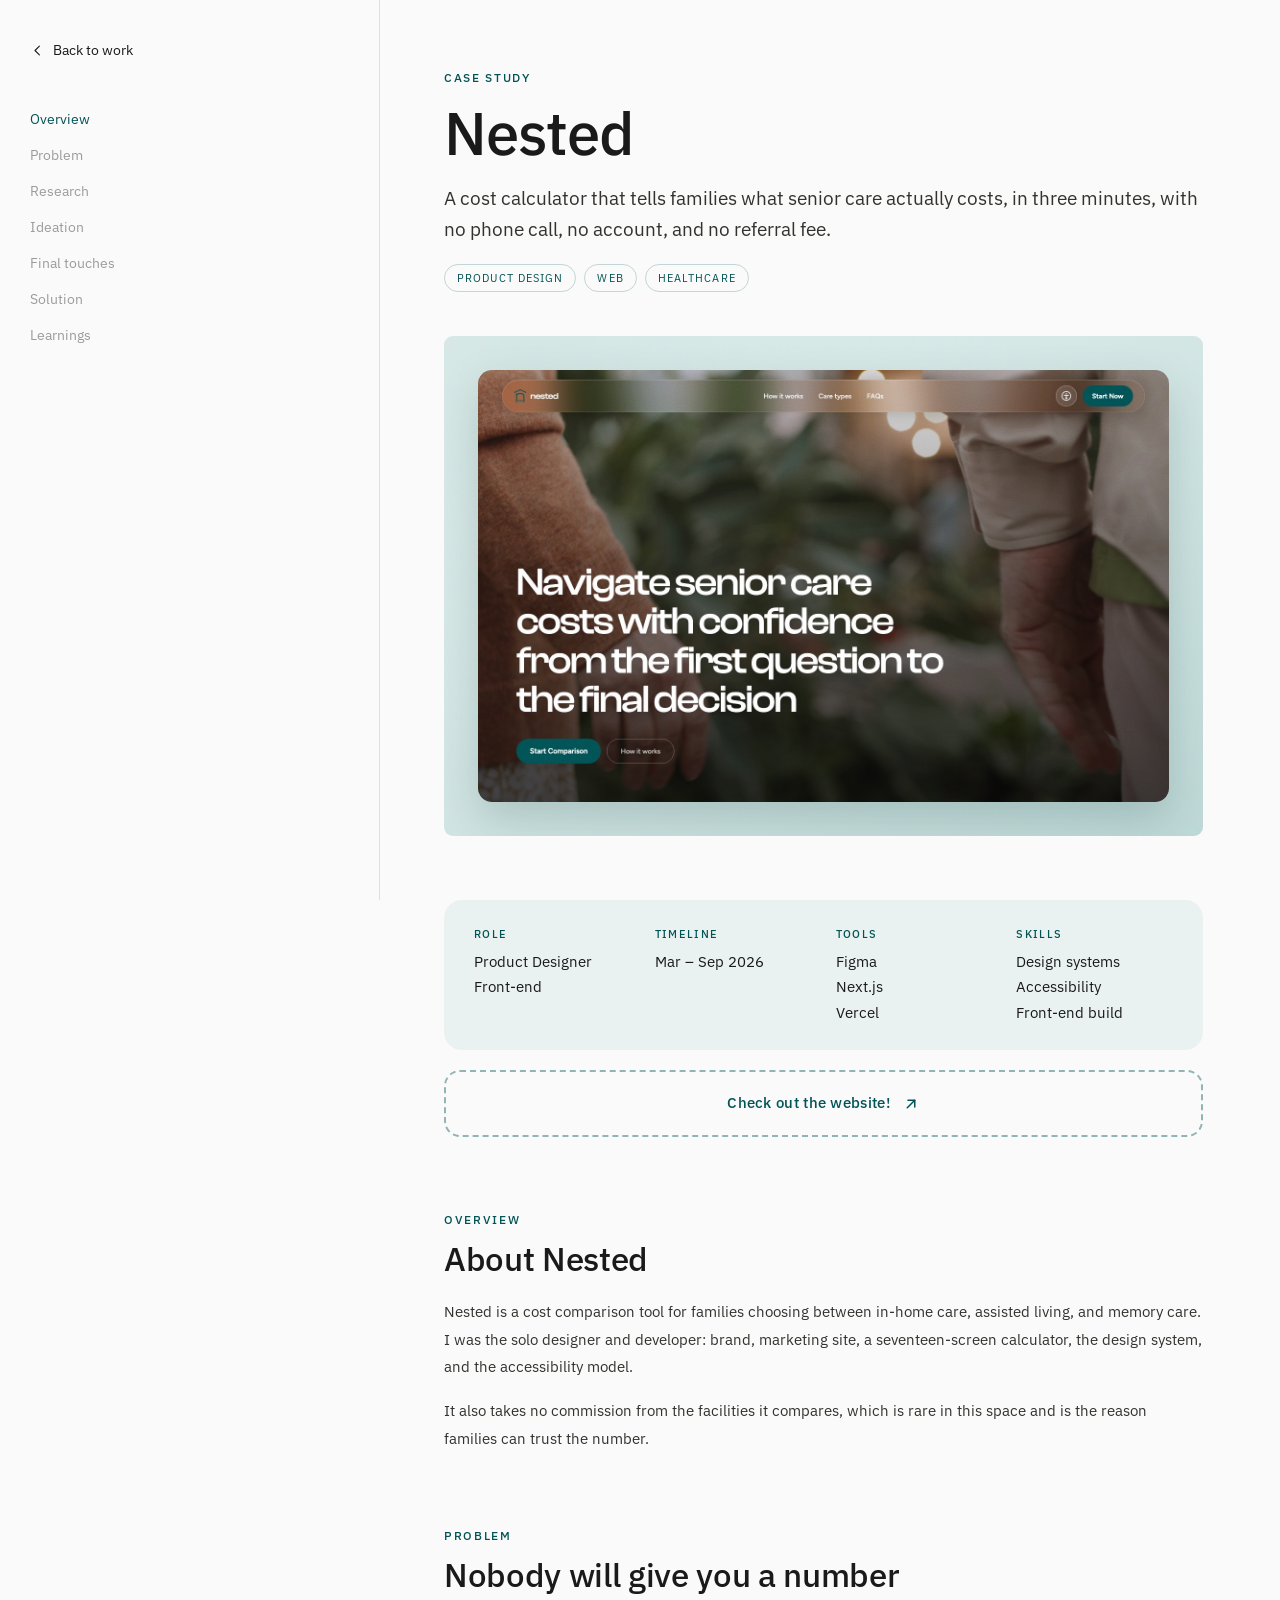
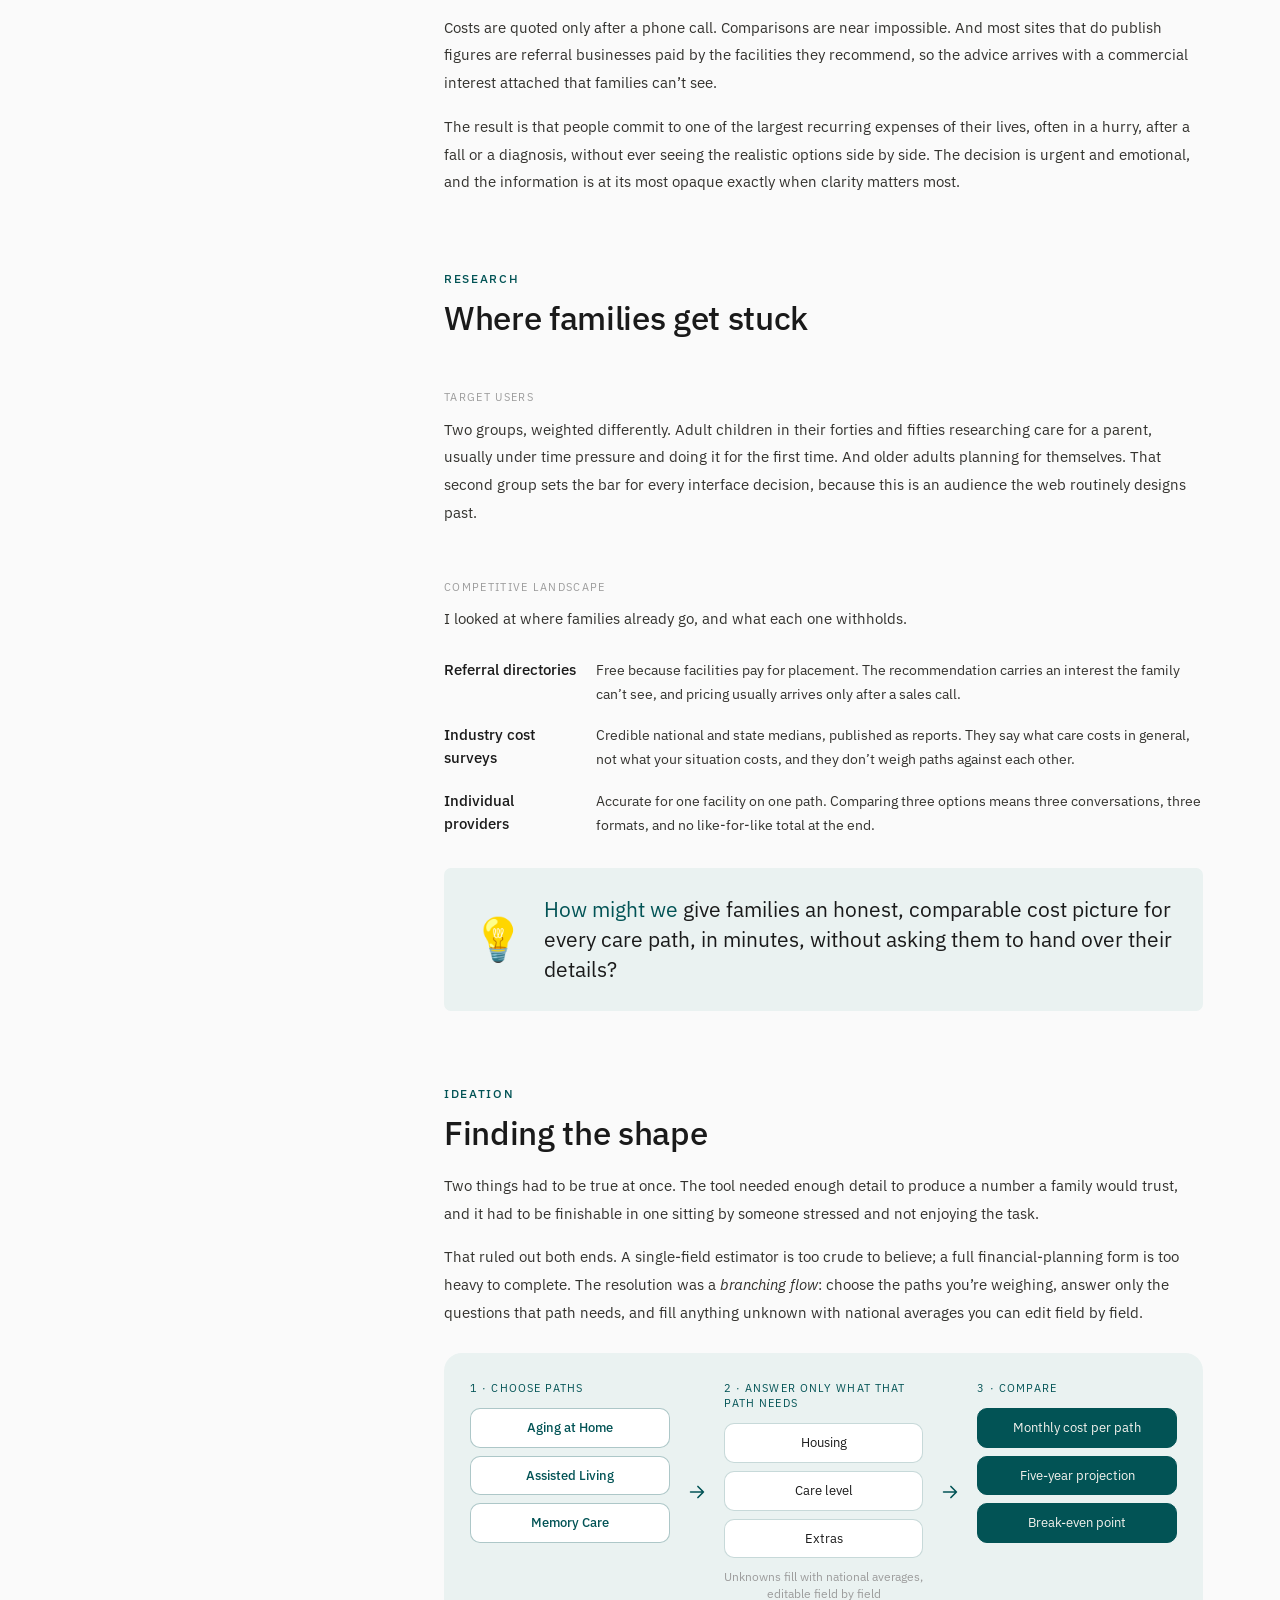
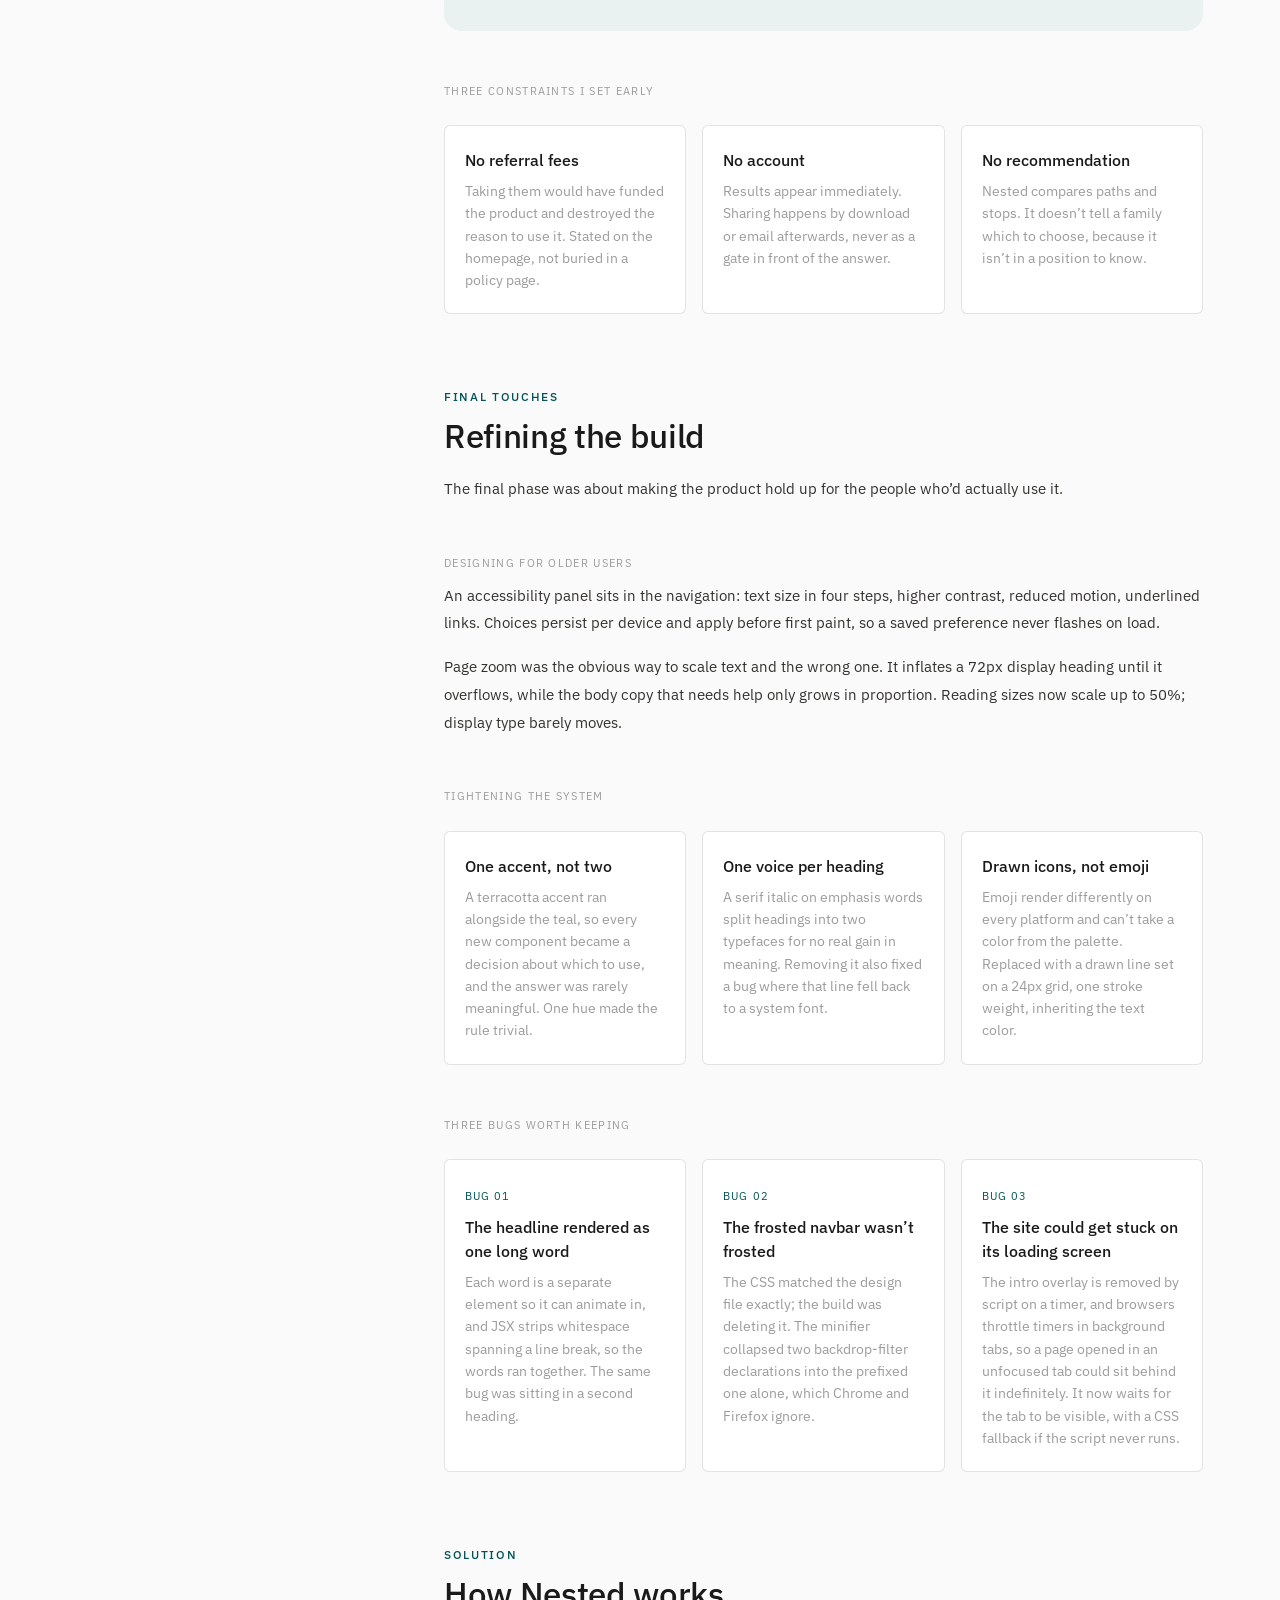
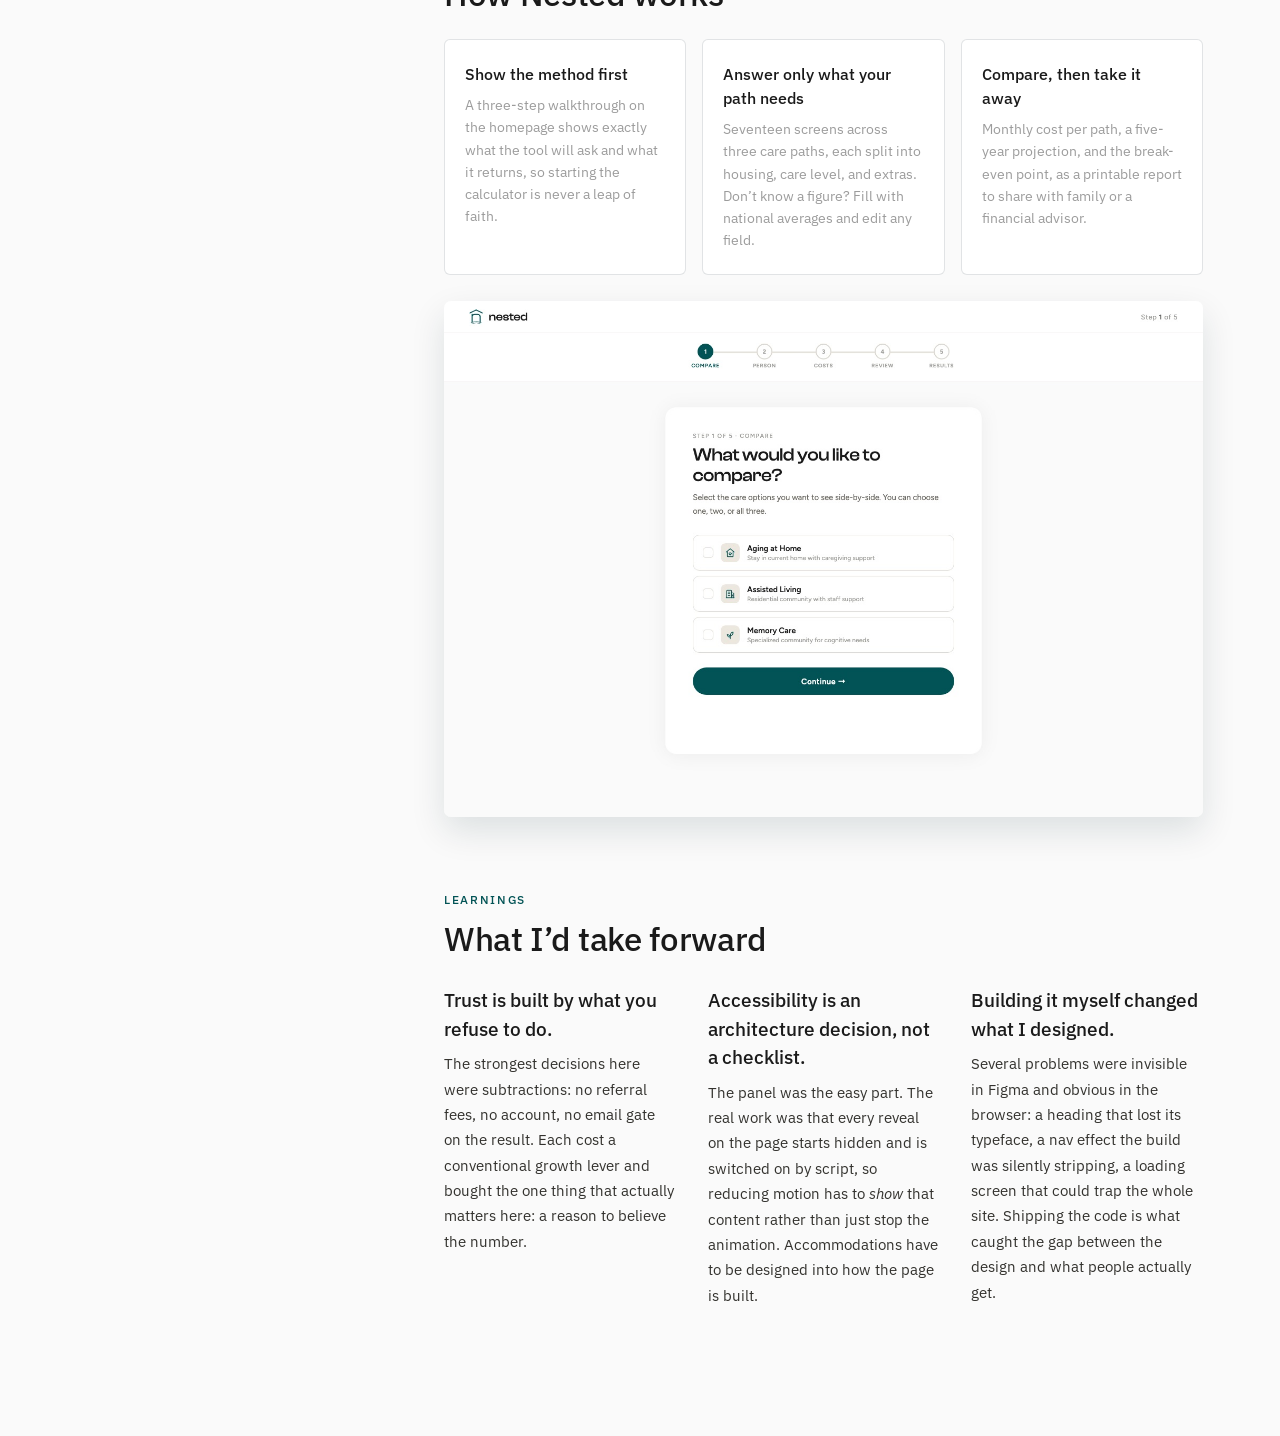
<file: nested.html>
<!doctype html>
<html lang="en">
<head>
<meta charset="utf-8" />
<meta name="viewport" content="width=device-width, initial-scale=1" />
<title>Nested · Amelia Simpson</title>
<meta name="description" content="Nested — a cost calculator that tells families what senior care actually costs in minutes, with no phone call, no account, and no referral fee. A case study by Amelia Simpson." />
<link rel="icon" type="image/svg+xml" href="favicon.svg">
<link rel="preconnect" href="https://fonts.googleapis.com">
<link rel="preconnect" href="https://fonts.gstatic.com" crossorigin>
<link href="https://fonts.googleapis.com/css2?family=IBM+Plex+Sans:ital,wght@0,400;0,500;0,600;0,700;1,400&display=swap" rel="stylesheet">
<link rel="stylesheet" href="besties.css?v=23">
<link rel="stylesheet" href="nested.css?v=3">
</head>
<body>

<!-- ===== Fixed left nav: back + section TOC ===== -->
<aside class="sidenav">
  <a class="back-link" href="/">
    <svg viewBox="0 0 24 24" fill="none" stroke="currentColor" stroke-width="1.8" stroke-linecap="round" stroke-linejoin="round"><path d="M15 5l-7 7 7 7"/></svg>
    Back to work
  </a>
  <nav class="toc" aria-label="Sections">
    <a href="#overview">Overview</a>
    <a href="#problem">Problem</a>
    <a href="#research">Research</a>
    <a href="#ideation">Ideation</a>
    <a href="#final-touches">Final touches</a>
    <a href="#solution">Solution</a>
    <a href="#learnings">Learnings</a>
  </nav>
</aside>

<main class="wrap">

  <!-- ===== Hero ===== -->
  <section class="hero">
    <span class="eyebrow">Case study</span>
    <h1>Nested</h1>
    <p class="lede">A cost calculator that tells families what senior care actually costs, in three minutes, with no phone call, no account, and no referral fee.</p>
    <div class="tags">
      <span>Product design</span>
      <span>Web</span>
      <span>Healthcare</span>
    </div>
    <div class="hero-banner">
      <img src="images/nested/home.jpg" alt="The Nested homepage: a full-bleed photograph of two people holding hands behind the headline Navigate senior care costs with confidence from the first question to the final decision, with Start Comparison and How it works buttons." loading="eager">
    </div>
  </section>

  <!-- ===== Meta ===== -->
  <div class="meta">
    <div>
      <div class="label">Role</div>
      <div class="val">Product Designer</div>
      <div class="val">Front-end</div>
    </div>
    <div>
      <div class="label">Timeline</div>
      <div class="val">Mar &ndash; Sep 2026</div>
    </div>
    <div>
      <div class="label">Tools</div>
      <div class="val">Figma</div>
      <div class="val">Next.js</div>
      <div class="val">Vercel</div>
    </div>
    <div>
      <div class="label">Skills</div>
      <div class="val">Design systems</div>
      <div class="val">Accessibility</div>
      <div class="val">Front-end build</div>
    </div>
  </div>

  <!-- ===== Visit CTA ===== -->
  <a class="visit-cta" href="https://nested.care" target="_blank" rel="noopener">
    <span>Check out the website!</span>
    <svg class="arrow" viewBox="0 0 24 24" fill="none" stroke="currentColor" stroke-width="2" stroke-linecap="round" stroke-linejoin="round" aria-hidden="true"><path d="M7 17 17 7"/><path d="M8 7h9v9"/></svg>
  </a>

  <!-- ===== Overview ===== -->
  <section class="section" id="overview">
    <span class="eyebrow">Overview</span>
    <h2>About Nested</h2>
    <p class="lead measure">Nested is a cost comparison tool for families choosing between in-home care, assisted living, and memory care. I was the solo designer and developer: brand, marketing site, a seventeen-screen calculator, the design system, and the accessibility model.</p>
    <p class="measure">It also takes no commission from the facilities it compares, which is rare in this space and is the reason families can trust the number.</p>
  </section>

  <!-- ===== Problem ===== -->
  <section class="section" id="problem">
    <span class="eyebrow">Problem</span>
    <h2>Nobody will give you a number</h2>
    <p class="lead measure">Costs are quoted only after a phone call. Comparisons are near impossible. And most sites that do publish figures are referral businesses paid by the facilities they recommend, so the advice arrives with a commercial interest attached that families can&rsquo;t see.</p>
    <p class="measure">The result is that people commit to one of the largest recurring expenses of their lives, often in a hurry, after a fall or a diagnosis, without ever seeing the realistic options side by side. The decision is urgent and emotional, and the information is at its most opaque exactly when clarity matters most.</p>
  </section>

  <!-- ===== Research ===== -->
  <section class="section" id="research">
    <span class="eyebrow">Research</span>
    <h2>Where families get stuck</h2>

    <div class="sub">
      <div class="kicker">Target users</div>
      <p class="measure">Two groups, weighted differently. Adult children in their forties and fifties researching care for a parent, usually under time pressure and doing it for the first time. And older adults planning for themselves. That second group sets the bar for every interface decision, because this is an audience the web routinely designs past.</p>
    </div>

    <div class="sub">
      <div class="kicker">Competitive landscape</div>
      <p class="measure">I looked at where families already go, and what each one withholds.</p>
      <div class="takes">
        <div class="take">
          <div class="who">Referral directories</div>
          <p>Free because facilities pay for placement. The recommendation carries an interest the family can&rsquo;t see, and pricing usually arrives only after a sales call.</p>
        </div>
        <div class="take">
          <div class="who">Industry cost surveys</div>
          <p>Credible national and state medians, published as reports. They say what care costs in general, not what your situation costs, and they don&rsquo;t weigh paths against each other.</p>
        </div>
        <div class="take">
          <div class="who">Individual providers</div>
          <p>Accurate for one facility on one path. Comparing three options means three conversations, three formats, and no like-for-like total at the end.</p>
        </div>
      </div>
      <div class="callout">
        <span class="bulb" aria-hidden="true">&#128161;</span>
        <p><span class="hmw">How might we</span> give families an honest, comparable cost picture for every care path, in minutes, without asking them to hand over their details?</p>
      </div>
    </div>
  </section>

  <!-- ===== Ideation ===== -->
  <section class="section" id="ideation">
    <span class="eyebrow">Ideation</span>
    <h2>Finding the shape</h2>
    <p class="lead measure">Two things had to be true at once. The tool needed enough detail to produce a number a family would trust, and it had to be finishable in one sitting by someone stressed and not enjoying the task.</p>
    <p class="measure">That ruled out both ends. A single-field estimator is too crude to believe; a full financial-planning form is too heavy to complete. The resolution was a <em>branching flow</em>: choose the paths you&rsquo;re weighing, answer only the questions that path needs, and fill anything unknown with national averages you can edit field by field.</p>

    <figure>
      <div class="flowmap" role="img" aria-label="The calculator's branching flow: choose care paths, answer only what each path needs, then compare the results side by side.">
        <div class="fm-stage">
          <span class="fm-cap">1 &middot; Choose paths</span>
          <div class="fm-nodes">
            <span class="fm-chip">Aging at Home</span>
            <span class="fm-chip">Assisted Living</span>
            <span class="fm-chip">Memory Care</span>
          </div>
        </div>
        <div class="fm-arrow" aria-hidden="true">
          <svg viewBox="0 0 24 24" fill="none" stroke="currentColor" stroke-width="1.8" stroke-linecap="round" stroke-linejoin="round"><path d="M5 12h14M13 6l6 6-6 6"/></svg>
        </div>
        <div class="fm-stage">
          <span class="fm-cap">2 &middot; Answer only what that path needs</span>
          <div class="fm-nodes">
            <span class="fm-node">Housing</span>
            <span class="fm-node">Care level</span>
            <span class="fm-node">Extras</span>
            <span class="fm-sub">Unknowns fill with national averages, editable field by field</span>
          </div>
        </div>
        <div class="fm-arrow" aria-hidden="true">
          <svg viewBox="0 0 24 24" fill="none" stroke="currentColor" stroke-width="1.8" stroke-linecap="round" stroke-linejoin="round"><path d="M5 12h14M13 6l6 6-6 6"/></svg>
        </div>
        <div class="fm-stage">
          <span class="fm-cap">3 &middot; Compare</span>
          <div class="fm-nodes">
            <span class="fm-out">Monthly cost per path</span>
            <span class="fm-out">Five-year projection</span>
            <span class="fm-out">Break-even point</span>
          </div>
        </div>
      </div>
    </figure>

    <div class="sub">
      <div class="kicker">Three constraints I set early</div>
      <div class="cards">
        <div class="card">
          <div class="ct">No referral fees</div>
          <p>Taking them would have funded the product and destroyed the reason to use it. Stated on the homepage, not buried in a policy page.</p>
        </div>
        <div class="card">
          <div class="ct">No account</div>
          <p>Results appear immediately. Sharing happens by download or email afterwards, never as a gate in front of the answer.</p>
        </div>
        <div class="card">
          <div class="ct">No recommendation</div>
          <p>Nested compares paths and stops. It doesn&rsquo;t tell a family which to choose, because it isn&rsquo;t in a position to know.</p>
        </div>
      </div>
    </div>
  </section>

  <!-- ===== Final touches ===== -->
  <section class="section" id="final-touches">
    <span class="eyebrow">Final touches</span>
    <h2>Refining the build</h2>
    <p class="lead measure">The final phase was about making the product hold up for the people who&rsquo;d actually use it.</p>

    <div class="sub">
      <div class="kicker">Designing for older users</div>
      <p class="measure">An accessibility panel sits in the navigation: text size in four steps, higher contrast, reduced motion, underlined links. Choices persist per device and apply before first paint, so a saved preference never flashes on load.</p>
      <p class="measure">Page zoom was the obvious way to scale text and the wrong one. It inflates a 72px display heading until it overflows, while the body copy that needs help only grows in proportion. Reading sizes now scale up to 50%; display type barely moves.</p>
    </div>

    <div class="sub">
      <div class="kicker">Tightening the system</div>
      <div class="cards">
        <div class="card">
          <div class="ct">One accent, not two</div>
          <p>A terracotta accent ran alongside the teal, so every new component became a decision about which to use, and the answer was rarely meaningful. One hue made the rule trivial.</p>
        </div>
        <div class="card">
          <div class="ct">One voice per heading</div>
          <p>A serif italic on emphasis words split headings into two typefaces for no real gain in meaning. Removing it also fixed a bug where that line fell back to a system font.</p>
        </div>
        <div class="card">
          <div class="ct">Drawn icons, not emoji</div>
          <p>Emoji render differently on every platform and can&rsquo;t take a color from the palette. Replaced with a drawn line set on a 24px grid, one stroke weight, inheriting the text color.</p>
        </div>
      </div>
    </div>

    <div class="sub">
      <div class="kicker">Three bugs worth keeping</div>
      <div class="cards">
        <div class="card">
          <span class="tag">Bug 01</span>
          <div class="ct">The headline rendered as one long word</div>
          <p>Each word is a separate element so it can animate in, and JSX strips whitespace spanning a line break, so the words ran together. The same bug was sitting in a second heading.</p>
        </div>
        <div class="card">
          <span class="tag">Bug 02</span>
          <div class="ct">The frosted navbar wasn&rsquo;t frosted</div>
          <p>The CSS matched the design file exactly; the build was deleting it. The minifier collapsed two backdrop-filter declarations into the prefixed one alone, which Chrome and Firefox ignore.</p>
        </div>
        <div class="card">
          <span class="tag">Bug 03</span>
          <div class="ct">The site could get stuck on its loading screen</div>
          <p>The intro overlay is removed by script on a timer, and browsers throttle timers in background tabs, so a page opened in an unfocused tab could sit behind it indefinitely. It now waits for the tab to be visible, with a CSS fallback if the script never runs.</p>
        </div>
      </div>
    </div>
  </section>

  <!-- ===== Solution ===== -->
  <section class="section" id="solution">
    <span class="eyebrow">Solution</span>
    <h2>How Nested works</h2>
    <div class="cards">
      <div class="card">
        <div class="ct">Show the method first</div>
        <p>A three-step walkthrough on the homepage shows exactly what the tool will ask and what it returns, so starting the calculator is never a leap of faith.</p>
      </div>
      <div class="card">
        <div class="ct">Answer only what your path needs</div>
        <p>Seventeen screens across three care paths, each split into housing, care level, and extras. Don&rsquo;t know a figure? Fill with national averages and edit any field.</p>
      </div>
      <div class="card">
        <div class="ct">Compare, then take it away</div>
        <p>Monthly cost per path, a five-year projection, and the break-even point, as a printable report to share with family or a financial advisor.</p>
      </div>
    </div>
    <figure>
      <div class="fig"><img src="images/nested/calculator.jpg" alt="The first screen of the Nested calculator, headed What would you like to compare, offering Aging at Home, Assisted Living, and Memory Care as selectable options above a Continue button, with a five step progress bar across the top."></div>
    </figure>
  </section>

  <!-- ===== Learnings ===== -->
  <section class="section" id="learnings">
    <span class="eyebrow">Learnings</span>
    <h2>What I&rsquo;d take forward</h2>
    <div class="learn">
      <div class="item">
        <h3>Trust is built by what you refuse to do.</h3>
        <p>The strongest decisions here were subtractions: no referral fees, no account, no email gate on the result. Each cost a conventional growth lever and bought the one thing that actually matters here: a reason to believe the number.</p>
      </div>
      <div class="item">
        <h3>Accessibility is an architecture decision, not a checklist.</h3>
        <p>The panel was the easy part. The real work was that every reveal on the page starts hidden and is switched on by script, so reducing motion has to <em>show</em> that content rather than just stop the animation. Accommodations have to be designed into how the page is built.</p>
      </div>
      <div class="item">
        <h3>Building it myself changed what I designed.</h3>
        <p>Several problems were invisible in Figma and obvious in the browser: a heading that lost its typeface, a nav effect the build was silently stripping, a loading screen that could trap the whole site. Shipping the code is what caught the gap between the design and what people actually get.</p>
      </div>
    </div>
  </section>


</main>

<script>
  /* Scrollspy: highlight the current section in the TOC. */
  (function () {
    var links = Array.prototype.slice.call(document.querySelectorAll('.toc a'));
    var byId = {};
    links.forEach(function (a) { byId[a.getAttribute('href').slice(1)] = a; });
    var sections = links.map(function (a) { return document.getElementById(a.getAttribute('href').slice(1)); }).filter(Boolean);
    if (!sections.length) return;

    var current = null;
    function setActive(id) {
      if (id === current) return;
      current = id;
      links.forEach(function (a) { a.classList.remove('active'); });
      if (byId[id]) byId[id].classList.add('active');
    }

    function atBottom() {
      return window.innerHeight + Math.ceil(window.scrollY) >= document.documentElement.scrollHeight - 2;
    }
    var lastId = sections[sections.length - 1].id;

    /* highlight the last section whose top has passed a line ~45% down the
       viewport; pin the last section once scrolled to the very bottom */
    function update() {
      if (atBottom()) { setActive(lastId); return; }
      var line = window.innerHeight * 0.45;
      var cur = sections[0].id;
      for (var i = 0; i < sections.length; i++) {
        if (sections[i].getBoundingClientRect().top <= line) cur = sections[i].id;
        else break;
      }
      setActive(cur);
    }

    var ticking = false;
    function onScroll() {
      if (ticking) return;
      ticking = true;
      requestAnimationFrame(function () { update(); ticking = false; });
    }
    window.addEventListener('scroll', onScroll, { passive: true });
    window.addEventListener('resize', update);
    update();
  })();
</script>
</body>
</html>
</file>
<file: styles.css>
/* Amelia Simpson — portfolio styles */

  @font-face { font-family: 'Clash Display'; font-weight: 500; font-style: normal; font-display: swap; src: url('https://cdn.fontshare.com/wf/2GQIT54GKQY3JRFTSHS4ARTRNRQISSAA/3CIP5EBHRRHE5FVQU3VFROPUERNDSTDF/JTSL5QESUXATU47LCPUNHZQBDDIWDOSW.woff2') format('woff2'); }
  @font-face { font-family: 'Clash Display'; font-weight: 600; font-style: normal; font-display: swap; src: url('https://cdn.fontshare.com/wf/FPDAZ2S6SW4QMSRIIKNNGTPM6VIXYMKO/5HNPQ453FRLIQWV2FNOBUU3FKTDZQVSG/Z3MGHFHX6DCTLQ55LJYRJ5MDCZPMFZU6.woff2') format('woff2'); }

  /* THEME TOKENS — one class flip on <body> drives everything. */
  :root { --bg: #FAFAFA; --ink: #1a1a1a; --muted: #9C9C9C; --cursor: #6a5fc4; --rail: 380px; }
  body.bubbles { --bg: #ECF1F6; }   /* original soft cool wash; cursor stays ink */

  * { margin: 0; padding: 0; box-sizing: border-box; }
  body {
    font-family: 'IBM Plex Sans', system-ui, -apple-system, sans-serif;
    color: var(--ink); background: var(--bg);
    transition: background-color .55s ease;
    min-height: 100vh; overflow-x: hidden;
  }
  button { font-family: inherit; }   /* buttons don't inherit the page font by default */

  /* Full-screen render surface. pointer-events:none — clicks read off window. */
  #bubble-canvas {
    position: fixed; inset: 0; width: 100%; height: 100%;
    pointer-events: none; z-index: 60; display: none;   /* bubbles float over the page so they stay visible */
  }
  body.bubbles #bubble-canvas { display: block; }

  #fog {
    position: fixed; inset: 0; z-index: 9; pointer-events: none;
    opacity: 0; background: rgba(248,252,255,.22);
    backdrop-filter: blur(.8px); -webkit-backdrop-filter: blur(.8px);
  }

  /* ---- Left sidebar nav (Amelia's content, kept in the current light style) ---- */
  .sidebar {
    position: fixed; top: 0; left: 0; z-index: 10;
    width: var(--rail); height: 100vh; overflow-y: auto;
    display: flex; flex-direction: column; gap: 26px;
    padding: 18px 40px 30px;
    border-right: 1px solid rgba(30,40,60,.13);
  }
  .wordmark { font-size: 22px; color: var(--ink); letter-spacing: .01em; cursor: pointer; }
  .wordmark:hover, .mobile-wordmark:hover { opacity: .62; }
  .mobile-wordmark { cursor: pointer; }
  .role { font-size: 15px; color: var(--muted); letter-spacing: .01em; }
  .bio { font-size: 15px; line-height: 1.8; color: var(--muted); max-width: 46ch; margin-top: 26px; }
  .bio em { font-style: normal; color: var(--ink); border-bottom: 1px solid var(--muted); padding-bottom: 1px; white-space: nowrap; }
  /* glimm-style prism band — flashes once on hover, text stays ink otherwise */
  .bio em.glimm:hover {
    background-image: linear-gradient(90deg,
      var(--ink) 0 36%,
      #54cda0 44%, #5fb8c9 48%, #7a9fe0 52%, #a481e8 56%,
      var(--ink) 64% 100%);
    background-size: 300% 100%;
    background-repeat: no-repeat;
    -webkit-background-clip: text; background-clip: text;
    -webkit-text-fill-color: transparent; color: transparent;
    animation: glimmSweep 0.9s ease forwards;
  }
  @keyframes glimmSweep {
    from { background-position: 100% 0; }
    to   { background-position: 0% 0; }
  }
  @media (prefers-reduced-motion: reduce) {
    .bio em.glimm:hover { animation: none; -webkit-text-fill-color: var(--ink); color: var(--ink); }
  }
  .seattle { position: relative; }
  .seattle .rain {
    position: absolute; left: 50%; bottom: 100%; transform: translateX(-50%);
    width: 46px; height: 22px; margin-bottom: 2px;
    opacity: 0; transition: opacity .25s ease; pointer-events: none;
  }
  .seattle:hover .rain { opacity: 1; }
  .seattle .rain .cloud { position: absolute; top: 0; left: 50%; transform: translateX(-50%); width: 34px; display: block; filter: drop-shadow(0 2px 2px rgba(60,80,110,.16)); }
  .seattle .rain i {
    position: absolute; top: 62%; left: var(--l); width: 2px; height: 9px;
    border-radius: 2px; background: linear-gradient(to bottom, rgba(143,176,201,0), #8fb0c9); opacity: 0;
  }
  .seattle:hover .rain i { animation: rainfall .9s cubic-bezier(.4,0,.7,1) var(--d) infinite; }
  @keyframes rainfall {
    0%   { transform: translateY(-2px) scaleY(.7); opacity: 0; }
    20%  { opacity: .9; }
    80%  { opacity: .9; }
    100% { transform: translateY(12px) scaleY(1.1); opacity: 0; }
  }
  @media (prefers-reduced-motion: reduce) { .seattle:hover .rain i { animation: none; } }
  /* when GSAP is loaded app.js adds .gsap-rain and drives the cloud + drops; the rules above are the fallback */
  .seattle.gsap-rain .rain { opacity: 1; transition: none; }
  .seattle.gsap-rain:hover .rain i { animation: none; }
  .seattle .rain .splash { position: absolute; width: 2px; height: 2px; border-radius: 50%; background: #8fb0c9; }

  .nav-group { display: flex; flex-direction: column; gap: 14px; }
  .group-label { font-size: 11px; letter-spacing: .14em; text-transform: uppercase; color: var(--muted); opacity: .7; }
  .side-nav { display: flex; flex-direction: column; gap: 13px; }
  .side-nav a {
    font-size: 15px; color: var(--muted); text-decoration: none; width: max-content; cursor: pointer;
    transition: opacity .25s ease, color .25s ease;
  }
  .side-nav a:hover { opacity: .55; }
  .side-nav a.active { color: var(--ink); }

  .divider { border: none; border-top: 1px solid var(--muted); opacity: .45; margin: 0; width: 100%; }
  /* portfolio goose: walks along the divider under the bio (see app.js) */
  .goose-track { position: relative; margin-top: 22px; }   /* a little headroom between the bio and the goose */
  .goose {
    position: absolute; left: 0; bottom: 1px; width: 48px; height: 42px;
    background: none; border: 0; padding: 0; cursor: pointer; z-index: 2; font: inherit;
  }
  .goose:focus-visible { outline: 2px solid var(--cursor); outline-offset: 3px; border-radius: 4px; }
  .goose-art { display: block; width: 48px; height: 42px; shape-rendering: crispEdges; }
  /* the gloom drains colour; give the raincoat it back so it stays a bright yellow on a grey day */
  body.raining .goose-art { filter: saturate(1.6) brightness(1.08); }
  .goose-bubble {
    position: absolute; bottom: calc(100% + 9px); left: 16px;   /* over the goose's body, not the umbrella space */
    padding: 4px 9px; border-radius: 5px; background: #8f8a84; color: #fff;
    font: inherit; font-size: 12px; line-height: 1.3; white-space: nowrap;
    opacity: 0; pointer-events: none; transform: translateX(-50%);
  }
  .goose-bubble::after {
    content: ''; position: absolute; top: 100%; left: 50%; margin-left: calc(-4px + var(--nudge, 0px));
    border: 4px solid transparent; border-top-color: #8f8a84;
  }
  .side-bottom { display: flex; flex-direction: column; gap: 8px; padding-top: 10px; margin-top: auto; width: fit-content; }
  #toggle {
    background: none; border: none; cursor: pointer; padding: 0;
    width: 28px; height: 28px; display: flex; align-items: center;
    justify-content: center; opacity: 1; transition: transform .25s ease, opacity .25s ease;
  }
  #toggle svg { width: 20px; height: 20px; display: block; }
  .ico-off, .ico-bubble { display: none; line-height: 0; }
  body:not(.bubbles) .ico-off { display: flex; }
  body.bubbles .ico-bubble { display: flex; }
  /* rain mode (app.js, WEATHER_MODE = 'rain'): sun when off, rain cloud when on */
  .ico-rain { display: none; line-height: 0; }
  #toggle .ico-rain svg { width: 24px; height: 24px; }   /* a touch bigger than the sun so the cloud reads */
  body.raining .ico-off { display: none; }
  body.raining .ico-rain { display: flex; }
  /* the Seattle gloom: a cool grey-blue wash, darker toward the edges, colours a little drained */
  #gloom {
    position: fixed; inset: 0; z-index: 55; pointer-events: none; opacity: 0;
    background:
      radial-gradient(125% 95% at 50% 32%, rgba(70,84,104,.06) 0%, rgba(40,52,70,.36) 100%),
      rgba(92,106,126,.16);
    -webkit-backdrop-filter: saturate(.68) brightness(.93); backdrop-filter: saturate(.68) brightness(.93);
    transition: opacity 1.6s ease;
  }
  body.raining #gloom { opacity: 1; }
  #rain-canvas { position: fixed; inset: 0; width: 100%; height: 100%; pointer-events: none; z-index: 58; }
  html.weather-rain .seattle .rain { display: none; }   /* rain mode replaces the Seattle hover rain */
  .side-meta { font-size: 12px; color: var(--muted); line-height: 1.4; text-transform: uppercase; letter-spacing: .08em; margin-top: 0; }
  .side-bottom .metabits { display: flex; align-items: center; justify-content: space-between; gap: 8px;
    font-size: 12px; color: var(--muted); text-transform: uppercase; letter-spacing: .08em; }
  .side-bottom #clock { color: var(--muted); font-variant-numeric: tabular-nums; }
  .heart-btn { background: none; border: none; padding: 0; margin: 0; cursor: pointer;
    display: inline-flex; align-items: center; vertical-align: -3px; line-height: 0; }
  .heart-btn svg { width: 15px; height: 15px; display: block; transform-origin: 50% 50%;
    transition: transform .8s cubic-bezier(.22, .61, .36, 1); }
  .heart-btn svg path { fill: none; stroke: var(--muted); stroke-width: 1.8; stroke-linejoin: round;
    transition: fill .25s ease, stroke .25s ease; }
  .heart-btn.on svg path { fill: #d85a30; stroke: #d85a30; }   /* orange filled when toggled on */

  /* ---- page-load entrance: staggered fade-up ---- */
  @keyframes rise { from { opacity: 0; transform: translateY(14px); } to { opacity: 1; transform: none; } }
  @media (prefers-reduced-motion: no-preference) {
    .topmeta { animation: rise .7s cubic-bezier(.2, .7, .2, 1) both; animation-delay: .05s; }
    .sidebar > * { animation: rise .7s cubic-bezier(.2, .7, .2, 1) both; }
    .sidebar > *:nth-child(2) { animation-delay: .10s; }
    .sidebar > *:nth-child(3) { animation-delay: .16s; }
    .sidebar > *:nth-child(4) { animation-delay: .22s; }
    .sidebar > *:nth-child(5) { animation-delay: .28s; }
    .sidebar > *:nth-child(6) { animation-delay: .34s; }
    .sidebar > *:nth-child(7) { animation-delay: .40s; }
    .sidebar > *:nth-child(8) { animation-delay: .46s; }
    .sidebar > *:nth-child(9) { animation-delay: .52s; }
    main > div { animation: rise .75s cubic-bezier(.2, .7, .2, 1) both; animation-delay: .22s; }
  }


  /* ---- Main: intentionally open space to pop bubbles ---- */
  main { position: relative; z-index: 5; margin-left: var(--rail); padding: 102px 56px 16vh; min-height: 100vh; }   /* "Selected Work" lines up with the first line of the bio */

  /* ---- Case study cards (mono / terminal style) ---- */
  .case-grid { display: flex; flex-direction: column; gap: 96px; align-items: stretch; max-width: none; margin: 0; }
  .case-col { flex: 0 0 auto; min-width: 0; display: flex; flex-direction: column; gap: 96px; }
  .case-card { display: block; text-decoration: none; color: inherit; }
  .case-media {
    width: 100%; aspect-ratio: 16 / 9; border-radius: 6px; overflow: hidden;
    border: 1px solid rgba(30,40,60,.10); position: relative;
    background:
      radial-gradient(110% 80% at 18% 108%, rgba(178,234,210,.75), transparent 62%),
      radial-gradient(120% 92% at 82% 116%, rgba(202,182,240,.78), transparent 60%),
      linear-gradient(180deg, #e4e3ee, #ece8f3);
    transition: filter .3s ease;
  }
  .case-media > img, .case-media > video { width: 100%; height: 100%; object-fit: cover; display: block; }
  .case-media::after {
    content: ''; position: absolute; inset: 0; pointer-events: none; opacity: .5;
    background-image: url("data:image/svg+xml,%3Csvg xmlns='http://www.w3.org/2000/svg' width='140' height='140'%3E%3Cfilter id='n'%3E%3CfeTurbulence type='fractalNoise' baseFrequency='0.9' numOctaves='2' stitchTiles='stitch'/%3E%3C/filter%3E%3Crect width='100%25' height='100%25' filter='url(%23n)'/%3E%3C/svg%3E"); background-size: 140px 140px;
  }
  .case-card:hover .case-media { filter: brightness(.97); }
  /* Booth: white line art on a dark, grainy brand background */
  .booth-media { background: #1B1A16; }
  /* animated film grain as light speckle over the dark background */
  .booth-media::after {
    display: block; top: -50%; left: -50%; width: 200%; height: 200%;
    background-image: url("data:image/svg+xml,%3Csvg xmlns='http://www.w3.org/2000/svg' width='300' height='300'%3E%3Cfilter id='g'%3E%3CfeTurbulence type='fractalNoise' baseFrequency='0.42' numOctaves='2' stitchTiles='stitch'/%3E%3C/filter%3E%3Crect width='100%25' height='100%25' filter='url(%23g)'/%3E%3C/svg%3E");
    background-size: 300px 300px; background-repeat: repeat;
    opacity: .6; mix-blend-mode: overlay; will-change: transform;
    animation: booth-grain .5s steps(1) infinite;
  }
  @keyframes booth-grain {
    0%   { transform: translate(0, 0); }
    12%  { transform: translate(-7%, 4%); }
    25%  { transform: translate(6%, -8%); }
    37%  { transform: translate(-9%, -3%); }
    50%  { transform: translate(8%, 7%); }
    62%  { transform: translate(-4%, 9%); }
    75%  { transform: translate(9%, -5%); }
    87%  { transform: translate(-8%, -8%); }
  }
  @media (prefers-reduced-motion: reduce) { .booth-media::after { animation: none; } }
  .booth-media > .booth-art {
    position: absolute; top: 50%; left: 50%; transform: translate(-50%, -50%);
    width: auto; height: 76%; z-index: 1;
  }
  /* Besties: coral brand gradient to match the case-study hero */
  .besties-media {
    background:
      radial-gradient(120% 120% at 18% 4%, #f7b9c2 0%, rgba(247,185,194,0) 58%),
      linear-gradient(150deg, #f7a7b0 0%, #ff8a6d 48%, #ff6347 100%);
  }
  .besties-media::after { opacity: .22; }            /* calmer grain under the phone */
  .besties-media > .besties-vid {
    position: absolute; top: 50%; left: 50%; transform: translate(-50%, -50%);
    width: auto; height: 94%; z-index: 1;   /* float above the grain */
    /* video is pre-cropped to the device; round the phone's own corners */
    border-radius: 13% / 6.2%;
    filter: drop-shadow(0 16px 36px rgba(60,70,110,.20));
  }
  /* Salon Matarazzo: MacBook mockup on a warm mesh gradient */
  .salon-media {
    background:
      radial-gradient(58% 60% at 14% 12%, rgba(200,222,204,.55), transparent 70%),
      radial-gradient(56% 56% at 88% 14%, rgba(232,214,234,.48), transparent 70%),
      radial-gradient(66% 64% at 86% 102%, rgba(247,212,186,.58), transparent 70%),
      radial-gradient(60% 60% at 12% 96%, rgba(236,228,212,.50), transparent 72%),
      linear-gradient(160deg, #f1f3ee, #f6f1ee 55%, #f8efe8);
  }
  /* Gayle Wigglesworth: warm cream + her navy/terracotta accents */
  .gayle-media {
    background:
      radial-gradient(58% 60% at 15% 12%, rgba(150,176,214,.50), transparent 70%),
      radial-gradient(54% 56% at 87% 15%, rgba(238,212,184,.55), transparent 70%),
      radial-gradient(66% 64% at 85% 102%, rgba(231,168,138,.46), transparent 70%),
      radial-gradient(60% 60% at 13% 96%, rgba(244,231,210,.55), transparent 72%),
      linear-gradient(160deg, #f5efe2, #f7f0e6 55%, #f8f0e8);
  }
  .salon-media::after, .gayle-media::after { opacity: .2; }
  /* Nested: MacBook mockup on a teal brand mesh (mirrors Salon / Gayle) */
  .nested-media {
    background:
      radial-gradient(58% 60% at 15% 12%, rgba(2,83,85,.26), transparent 66%),
      radial-gradient(56% 58% at 88% 14%, rgba(142,207,203,.70), transparent 66%),
      radial-gradient(66% 64% at 86% 104%, rgba(3,61,63,.24), transparent 68%),
      radial-gradient(62% 62% at 12% 98%, rgba(176,207,207,.72), transparent 70%),
      linear-gradient(160deg, #e6f1ef, #d9ebe8 55%, #c7e0dd);
  }
  .nested-media::after { opacity: .2; }
  /* show the site's own navbar at the top of the mockup, not a centre crop */
  .nested-media .laptop-vid { object-position: top center; }
  .laptop {
    position: absolute; top: 50%; left: 50%; transform: translate(-50%, -50%);
    width: 66%; max-width: 560px; z-index: 1; display: flex; flex-direction: column; align-items: center;
  }
  .laptop-screen {
    width: 100%; aspect-ratio: 1512 / 826; position: relative;
    background: #0f1014; border-radius: 7px; box-shadow: 0 22px 48px rgba(40,45,70,.22);
  }
  .laptop-inner { position: absolute; inset: 7px; border-radius: 5px; overflow: hidden; background: #fff; }
  .laptop-vid { display: block; width: 100%; height: 100%; object-fit: cover; }
  .laptop-base {
    position: relative; width: 112%; height: 11px;
    background: linear-gradient(#e6e7eb, #c6c7cd 55%, #a9abb2);
    border-radius: 0 0 12px 12px; box-shadow: 0 10px 18px rgba(40,45,70,.12);
  }
  .laptop-base::before {
    content: ''; position: absolute; top: 0; left: 50%; transform: translateX(-50%);
    width: 13%; height: 5px; background: #b0b1b8; border-radius: 0 0 6px 6px;
  }
  .case-title {
    margin-top: 22px; font-size: 20px; letter-spacing: .03em; text-transform: uppercase; color: var(--ink);
  }
  .case-meta { margin-top: 7px; font-size: 11px; letter-spacing: .14em; text-transform: uppercase; color: var(--muted); opacity: .8; }
  .case-tags { display: flex; flex-wrap: wrap; gap: 12px; margin-top: 18px; }
  .case-tag {
    font-size: 11px; letter-spacing: .1em; text-transform: uppercase; color: var(--muted);
    border: 1px solid var(--muted); border-radius: 999px; padding: 7px 15px; white-space: nowrap;
  }
  .case-desc {
    margin-top: 14px; font-size: 14px; line-height: 1.85; letter-spacing: .05em;
    text-transform: uppercase; color: var(--muted);
  }

  .mobile-bar { display: none; }
  .menu-close { display: none; }

  /* ---- Mobile: hamburger bar + slide-in menu drawer (left-aligned) ---- */
  @media (max-width: 720px) {
    .mobile-bar {
      display: flex; align-items: center; gap: 14px;
      position: sticky; top: 0; z-index: 65;
      padding: 15px 20px; background: var(--bg); border-bottom: 1px solid var(--muted);
    }
    .mobile-wordmark { font-size: 15px; color: var(--ink); letter-spacing: .01em; }
    .menu-btn { background: none; border: none; padding: 0; cursor: pointer; color: var(--ink); display: flex; }
    .menu-btn svg { width: 22px; height: 22px; display: block; }

    .sidebar {
      position: fixed; inset: 0; width: auto; height: auto; z-index: 70;
      background: var(--bg); overflow-y: auto; gap: 22px; padding: 20px 26px 44px;
      transform: translateX(-100%); transition: transform .32s ease;
    }
    body.menu-open .sidebar { transform: translateX(0); }
    .menu-close { display: flex; align-self: flex-start; }

    main { margin-left: 0; min-height: auto; padding: 4vh 22px 10vh; }
    .case-grid { flex-direction: column; gap: 48px; }
  }
  kbd { font: inherit; border: 1px solid var(--muted); border-radius: 4px; padding: 1px 6px; }
  /* ROUND FOLLOWER CURSOR (fine pointers only) */
  @media (pointer: fine) {
    html.pill-on, html.pill-on * { cursor: none; }
    #cursor-pill {
      position: fixed; top: 0; left: 0; z-index: 9999;
      display: inline-flex; align-items: center; gap: 9px;
      padding: 11px 20px; border-radius: 999px;
      background: linear-gradient(135deg, #d2efdf, #ddccf6); color: #4d3f88;
      font-family: 'IBM Plex Sans', system-ui, -apple-system, sans-serif;
      font-size: 12px; letter-spacing: .06em; text-transform: uppercase; white-space: nowrap;
      transform: translate(-50%, -50%); pointer-events: none; opacity: 0; will-change: transform;
      transition: opacity .16s ease;
    }
    #cursor-pill svg { width: 15px; height: 15px; display: block; flex: none; }
    html.pill-on #cursor-pill { opacity: 1; }
  }

  /* ===== structured grid (Akash-style frame, kept in the existing UI) ===== */
  .side-head { display: flex; flex-direction: column; gap: 5px; position: relative; top: 6px; }
  .topline { position: fixed; top: 72px; left: 0; right: 0; border-top: 1px solid rgba(30,40,60,.13); z-index: 12; pointer-events: none; }
  .topmeta { position: fixed; top: 0; left: var(--rail); right: 0; height: 72px; z-index: 11;
    display: flex; align-items: center; justify-content: flex-end; gap: 8px; padding: 0 56px;
    font-size: 12px; letter-spacing: .04em; color: var(--muted);
    background: var(--bg); transition: background-color .55s ease; }
  .topmeta .metabits { display: flex; align-items: center; gap: 8px; }
  .topmeta #clock { color: var(--ink); font-variant-numeric: tabular-nums; }
  .topmeta .meta-sep { opacity: .4; }
  .topmeta .meta-mail { color: var(--ink); text-decoration: none; }
  .topmeta .meta-mail:hover { opacity: .55; }
  .topmeta #toggle { width: 26px; height: 26px; }
  .topnav { margin-top: 2px; }
  .topnav a.active { color: var(--ink); }
  .worktop { display: flex; align-items: baseline; justify-content: space-between; gap: 20px;
    max-width: none; margin: 0 0 28px; }
  .work-label { font-size: 13px; letter-spacing: .28em; text-transform: uppercase; color: var(--muted); }
  .work-years { font-size: 13px; letter-spacing: .12em; color: var(--muted); opacity: .65; font-variant-numeric: tabular-nums; }

  /* ---- View switching: driven by html[data-view], set before first paint (no flash) ---- */
  #view-gallery, #view-about { display: none; }
  html[data-view="gallery"] #view-work,
  html[data-view="about"]   #view-work { display: none; }
  html[data-view="gallery"] #view-gallery { display: block; }
  html[data-view="about"]   #view-about { display: block; }

  /* ---- Gallery: bento grid of hobbies & side projects ---- */
  /* the old infinite canvas is paused: kept in the markup, hidden here */
  #galleryCanvas { display: none; }
  .bento { display: grid; grid-template-columns: repeat(3, 1fr); grid-auto-rows: 150px; gap: 16px; max-width: 1100px; }
  .tile { position: relative; overflow: hidden; border-radius: 7px; background: #ebe9e3; color: #fff; text-decoration: none; }
  .tile img { position: absolute; inset: 0; width: 100%; height: 100%; object-fit: cover; display: block; }
  /* caption sits bottom-left over a soft fade, like the scratch card's label */
  /* kept compact so it never covers the picture: one line each, trailing off if too long */
  .tile-cap {
    position: absolute; left: 0; right: 0; bottom: 0; z-index: 2; pointer-events: none;
    padding: 32px 16px 13px; background: linear-gradient(to top, rgba(0,0,0,.45), rgba(0,0,0,0));
  }
  .tile-cap h3, .tile-cap p { white-space: nowrap; overflow: hidden; text-overflow: ellipsis; }
  .tile-cap h3 { font-size: 16px; font-weight: 500; letter-spacing: -.01em; line-height: 1.3; }
  .tile-cap p { margin-top: 1px; font-size: 12.5px; color: rgba(255,255,255,.75); line-height: 1.4; }
  .tile-arrow {
    position: absolute; top: 14px; right: 14px; z-index: 2;
    display: grid; place-items: center; width: 34px; height: 34px; border-radius: 999px;
    background: rgba(255,255,255,.92); color: #161616; font-size: 15px;
  }
  a.tile:focus-visible { outline: 2px solid var(--cursor); outline-offset: 3px; }
  .t-scratch { grid-column: 1 / 3; grid-row: 1 / 3; }
  .t-frida   { grid-column: 3;     grid-row: 1 / 5; }
  .t-froyo   { grid-column: 1;     grid-row: 3 / 5; }
  .t-paros   { grid-column: 2;     grid-row: 3 / 5; }
  .t-404     { grid-column: 1 / 4; grid-row: 5 / 7; background: #363a6e; --s: 1.6; }
  /* the 404 page renders at --s times the tile's size, then shrinks to fit, so the whole scene shows */
  .t-404 iframe {
    position: absolute; top: 0; left: 0; border: 0; pointer-events: none;
    width: calc(100% * var(--s)); height: calc(100% * var(--s));
    transform: scale(calc(1 / var(--s))); transform-origin: 0 0;
  }
  /* the night sky is dark enough to read on, and the top keeps the caption off the barn and cow */
  .t-404 .tile-cap { top: 0; bottom: auto; padding: 14px 64px 0 16px; background: none; }
  .bento .scratch-card { aspect-ratio: auto; height: 100%; }   /* fill the cell instead of its own 16:7 */
  /* breakpoints follow the grid's own width (the sidebar eats 380px of the window) */
  #view-gallery { container-type: inline-size; }
  @container (max-width: 760px) {
    .bento { grid-template-columns: repeat(2, 1fr); grid-auto-rows: 130px; }
    .t-frida { grid-column: 1; grid-row: 3 / 7; }
    .t-froyo { grid-column: 2; grid-row: 3 / 5; }
    .t-paros { grid-column: 2; grid-row: 5 / 7; }
    .t-404   { grid-column: 1 / 3; grid-row: 7 / 10; }
  }
  @container (max-width: 520px) {
    .bento { grid-template-columns: 1fr; grid-auto-rows: auto; }
    .bento > * { grid-column: auto !important; grid-row: auto !important; }
    .bento .t-scratch { aspect-ratio: 4 / 3; height: auto; }
    .t-frida { aspect-ratio: 3 / 4; }
    .t-froyo, .t-paros { aspect-ratio: 16 / 10; }
    .t-404 { aspect-ratio: 4 / 3; --s: 2; }
    .t-404 .tile-cap { display: none; }   /* too narrow to share the sky with the page's own "404" */
  }
  .construction {
    position: absolute; inset: 0; display: flex; flex-direction: column;
    align-items: center; justify-content: center; gap: 10px; padding: 0 24px; text-align: center;
  }
  /* a pixel excavator (5px per art pixel) drives to the dirt pile, scoops, backs up with a full bucket and dumps it */
  .construction-art { position: relative; width: 240px; height: 105px; margin-bottom: 22px; }
  .cx-rig { position: absolute; left: 0; top: 0; animation: cx-drive 8.5s ease-in-out infinite; }
  .cx-excavator { display: block; width: 120px; height: 95px; }
  .cx-pile { position: absolute; left: 180px; top: 70px; width: 60px; height: 25px; }   /* in front, so the bucket digs into it */
  .cx-ground { position: absolute; left: 0; top: 95px; width: 240px; height: 10px; }
  .cx-up   { animation: cx-show-up 8.5s step-end infinite; }
  .cx-dig  { opacity: 0; animation: cx-show-dig 8.5s step-end infinite; }
  .cx-full { opacity: 0; animation: cx-show-full 8.5s step-end infinite; }
  @keyframes cx-drive {
    0%, 8%   { transform: translateX(0); }
    38%, 55% { transform: translateX(100px); }
    85%, 100% { transform: translateX(0); }
  }
  @keyframes cx-show-up   { 0% { opacity: 1; } 38% { opacity: 0; } 97% { opacity: 1; } }
  @keyframes cx-show-dig  { 0% { opacity: 0; } 38% { opacity: 1; } 52% { opacity: 0; } 87% { opacity: 1; } 97% { opacity: 0; } }
  @keyframes cx-show-full { 0% { opacity: 0; } 52% { opacity: 1; } 87% { opacity: 0; } }
  @media (prefers-reduced-motion: reduce) {
    .cx-rig, .cx-up, .cx-dig, .cx-full { animation: none; }
  }
  .canvas-vp {
    position: absolute; inset: 0; overflow: hidden;
    cursor: grab; touch-action: none; user-select: none; -webkit-user-select: none;
    background-color: #F1EFE8;
    background-image: radial-gradient(rgba(60,50,40,.13) 1.3px, transparent 1.3px);
    background-size: 26px 26px;
  }
  .canvas-vp.grabbing { cursor: grabbing; }
  .canvas-plane { position: absolute; top: 0; left: 0; transform-origin: 0 0; will-change: transform; }
  .canvas-plane.drag-lift { z-index: 40; }   /* a grabbed sticker rides above the tray strip */
  .canvas-plane img { -webkit-user-drag: none; user-drag: none; }

  /* playground piece: an image with a caption + bio, sitting on the canvas */
  .piece { position: absolute; margin: 0; }
  .piece img {
    display: block; width: 100%; height: auto; border-radius: 2px;
    box-shadow: 0 2px 6px rgba(40,30,20,.06);
  }
  .piece figcaption { margin-top: 16px; display: block; }
  /* a linked piece opens a project */
  .piece-link { display: block; text-decoration: none; color: inherit; cursor: pointer; }
  .piece-link > img { transition: transform .2s ease, box-shadow .2s ease; }
  .piece-link:hover > img { transform: translateY(-3px); box-shadow: 0 14px 30px rgba(40,30,20,.16); }
  .piece-arrow { display: inline-block; color: var(--muted); transition: transform .2s ease; }
  .piece-link:hover .piece-title { text-decoration: underline; text-underline-offset: 2px; }
  .piece-link:hover .piece-arrow { transform: translate(2px, -2px); color: var(--ink); }
  .piece .piece-title { display: block; font-size: 15px; font-weight: 700; color: var(--ink); letter-spacing: .01em; }
  .piece .piece-bio { display: block; margin-top: 4px; font-size: 15px; line-height: 1.5; color: var(--muted); max-width: 42ch; }

  /* pan/drag hint, pinned to the bottom of the viewport */
  .canvas-hint {
    position: absolute; left: 50%; bottom: 22px; transform: translateX(-50%);
    z-index: 30; display: flex; align-items: center; gap: 10px; pointer-events: none;
    font-size: 12px; letter-spacing: .16em; text-transform: uppercase; color: var(--muted);
  }
  .canvas-hint svg { width: 18px; height: 18px; }

  /* ---- sticker pack ---- */
  .sticker-pack {
    position: absolute; top: 22px; left: 26px; width: 96px; height: 90px;
    border: none; background: none; padding: 0; cursor: pointer; z-index: 31;
    transform: rotate(-7deg); transition: transform .18s ease;
  }
  .sticker-pack:hover { transform: rotate(-7deg) scale(1.05); }
  .sticker-pack:active { transform: rotate(-7deg) scale(.96); }
  .sticker-pack .heart {
    position: absolute; inset: 0; width: 100%; height: 100%;
    fill: #f0736f; stroke: #fff; stroke-width: 6; paint-order: stroke;
    filter: drop-shadow(0 7px 10px rgba(60,30,30,.28));
  }
  .sticker-pack span {
    position: absolute; inset: 0; display: flex; flex-direction: column;
    align-items: center; justify-content: center; text-align: center;
    font-size: 11px; letter-spacing: .02em; line-height: 1.25; color: #fdeeec;
    padding-top: 3px; pointer-events: none;
  }

  .sticker-tray {
    position: absolute; top: 30px; left: 142px; z-index: 32;
    display: flex; gap: 12px; align-items: center;
    background: #fff; border-radius: 9px; padding: 12px 16px;
    box-shadow: 0 14px 34px rgba(40,30,20,.18);
    transform-origin: left center; transform: scale(.2); opacity: 0; pointer-events: none;
    transition: transform .4s cubic-bezier(.34, 1.5, .5, 1), opacity .24s ease;
  }
  .sticker-tray.open { transform: scale(1); opacity: 1; pointer-events: auto; }
  @media (prefers-reduced-motion: reduce) { .sticker-tray { transition: opacity .2s ease; } }
  /* roll-out version (app.js adds .roll when GSAP is available): revealed by clip-path, not scaled */
  .sticker-tray.roll { transform: none; opacity: 1; transition: none; clip-path: inset(0 100% 0 0); }
  .tray-roll {
    position: absolute; z-index: 33; border-radius: 5px; pointer-events: none; opacity: 0;
    background: linear-gradient(to right, #ddd6cb 0%, #fbf9f5 38%, #fff 50%, #ece7df 78%, #cfc7ba 100%);
    box-shadow: 0 6px 14px rgba(40,30,20,.20), inset 0 0 0 1px rgba(40,30,20,.06);
  }

  .sticker-reset {
    position: absolute; top: 67px; right: 26px; transform: translateY(-50%); z-index: 31; border: none; cursor: pointer;
    font-size: 11px; letter-spacing: .14em; text-transform: uppercase; color: #fff;
    background: rgba(60,50,40,.5); padding: 8px 16px; border-radius: 999px;
    transition: background .2s ease;
  }
  .sticker-reset:hover { background: rgba(60,50,40,.72); }
  .tray-sticker {
    position: relative;
    width: 42px; height: 42px; border: none; background: none; padding: 0;
    cursor: grab; display: flex; align-items: center; justify-content: center;
    transition: transform .15s ease; touch-action: none;
  }
  .tray-sticker:hover { transform: translateY(-3px) scale(1.08); }
  /* emptied slot: the sticker's silhouette pressed into the tray (baked inner shadow) */
  .tray-sticker.used { pointer-events: none; }
  .tray-sticker.used img { opacity: 0; }
  .tray-sticker.used::before {
    content: ''; position: absolute; inset: 0; pointer-events: none;
    background: var(--ghost) center / contain no-repeat;
  }
  .tray-sticker.used.snap { transform: scale(1.12); }   /* preview the sticker returning */
  .tray-sticker.used.snap img { opacity: 1; }
  .tray-sticker.used.snap::before { opacity: 0; }
  .tray-sticker .emoji { font-size: 30px; line-height: 1; }
  .tray-sticker img { width: 100%; height: 100%; object-fit: contain; -webkit-user-drag: none; }

  /* a placed sticker on the canvas */
  .sticker {
    position: absolute; width: 72px; height: 72px;
    display: flex; align-items: center; justify-content: center;
    transform: translate(-50%, -50%) rotate(calc(var(--rot, 0deg) + var(--tilt, 0deg))) scale(var(--sc, 1));
    transform-origin: center;
    cursor: grab; user-select: none; -webkit-user-select: none;
    filter: drop-shadow(0 6px 10px rgba(40,30,20,.22));
    transition: transform .16s cubic-bezier(.34, 1.45, .6, 1), filter .16s ease;
  }
  .sticker.lift { --sc: 1.14; cursor: grabbing; filter: drop-shadow(0 16px 26px rgba(40,30,20,.34)); }
  @media (prefers-reduced-motion: reduce) { .sticker { transition: none; } }
  .sticker .emoji { font-size: 52px; line-height: 1; }
  .sticker img { width: 100%; height: 100%; object-fit: contain; -webkit-user-drag: none; pointer-events: none; }

  /* sticker being dragged out of the tray */
  .sticker-ghost {
    position: fixed; z-index: 9999; width: 72px; height: 72px; pointer-events: none;
    transform: translate(-50%, -50%); display: flex; align-items: center; justify-content: center;
    filter: drop-shadow(0 13px 22px rgba(40,30,20,.32));
  }
  .sticker-ghost .emoji { font-size: 52px; line-height: 1; }
  .sticker-ghost img { width: 100%; height: 100%; object-fit: contain; }

  /* ---- About view ---- */
  html[data-view="about"] main { padding-top: 13vh; padding-bottom: 14vh; }

  /* shared placeholder tile */
  .about-photo {
    border-radius: 5px; overflow: hidden; position: relative;
    border: 1px solid rgba(30,40,60,.10); display: flex; align-items: flex-end;
    background:
      radial-gradient(110% 80% at 18% 108%, rgba(178,234,210,.75), transparent 62%),
      radial-gradient(120% 92% at 82% 116%, rgba(202,182,240,.78), transparent 60%),
      linear-gradient(180deg, #e4e3ee, #ece8f3);
  }
  .about-photo > img { position: absolute; inset: 0; width: 100%; height: 100%; object-fit: cover; }
  .about-photo > span { position: relative; font-size: 10px; letter-spacing: .14em; text-transform: uppercase; color: #8a83a8; opacity: .85; padding: 9px 11px; }

  /* top photo strip */
  .about-strip { display: grid; grid-template-columns: repeat(5, 1fr); gap: 14px; margin-bottom: 48px; }
  .about-strip .about-photo { aspect-ratio: 4 / 5; }

  .about-title { font-size: clamp(30px, 4vw, 50px); font-weight: 500; color: var(--ink); letter-spacing: -0.02em; line-height: 1.04; margin: 0 0 30px; }

  /* full-width bio */
  .about-intro p { font-size: 15px; line-height: 1.85; color: var(--muted); margin-bottom: 18px; }
  .about-intro em { font-style: normal; color: var(--ink); }

  .about-cols { display: grid; grid-template-columns: 1fr; gap: 52px; margin-top: 56px; padding-top: 40px; border-top: 1px solid var(--muted); }
  .about-intro .about-lead { margin-bottom: 0; }
  .about-list { list-style: none; display: flex; flex-direction: column; gap: 12px; margin: 6px 0 22px; }
  .about-list li { font-size: 15px; line-height: 1.55; color: var(--muted); display: flex; gap: 13px; }
  .about-list li::before { content: '\2192'; color: var(--muted); flex: none; }
  .exp-list { margin-top: 18px; }
  .exp-row { display: flex; align-items: baseline; justify-content: space-between; gap: 16px; padding: 16px 0; border-top: 1px solid rgba(26,26,26,0.08); }
  .exp-row:first-child { border-top: none; padding-top: 0; }
  .exp-role { font-size: 16px; color: var(--ink); }
  .exp-role span { color: var(--muted); }
  .exp-date { font-size: 12px; letter-spacing: .08em; color: var(--muted); white-space: nowrap; font-variant-numeric: tabular-nums; }

  /* favorite things — cover grids (books / movies / songs) */
  .about-faves-rich { margin-top: 56px; padding-top: 40px; border-top: 1px solid var(--muted); }
  .faves-head { margin-bottom: 6px; }
  .fave-group { margin-top: 34px; }
  .cover-row { display: grid; grid-template-columns: repeat(5, 1fr); gap: 14px; margin-top: 16px; }
  .cover-row.tall .about-photo { aspect-ratio: 2 / 3; }
  .cover-row.square .about-photo { aspect-ratio: 1 / 1; }
  .about-photo.cover > span { opacity: .7; }

  @media (max-width: 720px) {
    html[data-view="about"] main { padding-top: 4vh; }
    /* photos: clean 2x2 grid (hide the 5th on mobile) */
    .about-strip { grid-template-columns: repeat(2, 1fr); gap: 12px; margin-bottom: 38px; }
    .about-strip .about-photo:nth-child(n+5) { display: none; }
    .about-cols { grid-template-columns: 1fr; gap: 32px; }
    /* cover rows: all covers shown in a row (no scroll) */
    .cover-row { gap: 8px; }
  }
  .status { display: flex; align-items: center; gap: 9px; font-size: 14px; color: var(--ink); }
  .status .dot { position: relative; width: 8px; height: 8px; border-radius: 50%; background: #79c07e; }
  .status .dot::before, .status .dot::after { content: ''; position: absolute; inset: 0; border-radius: 50%; animation: statusEcho 3.4s ease-out infinite; }
  .status .dot::after { animation-delay: 1.7s; }
  @keyframes statusEcho {
    0%   { box-shadow: 0 0 0 0 rgba(121,192,126,.5); }
    70%  { box-shadow: 0 0 0 12px rgba(121,192,126,0); }
    100% { box-shadow: 0 0 0 12px rgba(121,192,126,0); }
  }
  @media (prefers-reduced-motion: reduce) { .status .dot::before, .status .dot::after { animation: none; } .status .dot { box-shadow: 0 0 0 3px rgba(121,192,126,.18); } }
  .cta { align-self: flex-start; display: inline-flex; align-items: center; gap: 8px;
    background: #f4b3d2; color: #2a2230; padding: 12px 22px; border-radius: 999px;
    font-size: 13px; letter-spacing: .02em; text-decoration: none;
    transition: transform .2s ease, box-shadow .2s ease; }
  .cta:hover { transform: translateY(-1px); box-shadow: 0 8px 20px rgba(244,179,210,.45); }
  .side-links { display: flex; flex-wrap: wrap; gap: 18px; }
  .side-links a { font-size: 13px; color: var(--muted); text-decoration: none; transition: color .2s ease; }
  .side-links a:hover { color: var(--ink); }
  @media (max-width: 720px) {
    .topline { display: none; }
    .topmeta { left: auto; right: 0; height: 52px; padding: 0 16px; z-index: 71; }
    .topmeta .metabits { display: none; }
    .topmeta .meta-sep { display: none; }
    .sidebar { border-right: none; }
    .worktop { max-width: none; margin-bottom: 24px; }
  }

  #nested-media { background: #F5F3EE; }
  #nested-media::after { display: none; }        /* drop the noise grain so the animation reads crisp */
  .nested-stage {
    position: absolute; top: 0; left: 0;
    width: 1920px; height: 1080px;
    transform-origin: top left; background: #F5F3EE;
    will-change: contents;
  }
</file>
<file: scratch-card.css>
.scratch-card {
  /* Wooden stylus cursor — hotspot sits on the sharpened tip. */
  --stylus: url("data:image/svg+xml,%3Csvg xmlns='http://www.w3.org/2000/svg' width='32' height='32' viewBox='0 0 32 32'%3E%3Cpath d='M2 2 L10 5.5 L29 24.5 Q30.5 29 26 29 L24.5 29 L5.5 10 Z' fill='%23e9c08a' stroke='white' stroke-width='1.6' stroke-linejoin='round'/%3E%3Cpath d='M9 7 L27.5 25.5' stroke='%23b8834a' stroke-width='1.2' stroke-linecap='round'/%3E%3Cpath d='M2 2 L10 5.5 L5.5 10 Z' fill='%23f6e2c2'/%3E%3Cpath d='M24.5 29 L29 24.5 Q30.5 29 26 29 Z' fill='%238a5a2b'/%3E%3C/svg%3E") 2 2, crosshair;

  position: relative;
  width: 100%;
  aspect-ratio: 16 / 7;
  border-radius: 18px;
  overflow: hidden;
  background: #0a0a0b;
  isolation: isolate;
  font-family: "Inter", system-ui, -apple-system, sans-serif;
  user-select: none;
  -webkit-user-select: none;
}

.scratch-card canvas {
  position: absolute;
  inset: 0;
  width: 100%;
  height: 100%;
  display: block;
}

.scratch-foil {
  filter: saturate(1.15);
}

.scratch-coat {
  cursor: var(--stylus);
  touch-action: none;
}

/* ---------- overlays (never block the stylus) ---------- */

.scratch-label {
  position: absolute;
  left: 16px;
  right: 16px;
  bottom: 13px;
  z-index: 2;
  pointer-events: none;
  color: #fff;
}
.scratch-label h3,
.scratch-label p {
  white-space: nowrap;
  overflow: hidden;
  text-overflow: ellipsis;
}
.scratch-label h3 {
  margin: 0;
  font-size: 16px;
  line-height: 1.3;
  font-weight: 500;
  letter-spacing: -0.01em;
}
.scratch-label p {
  margin: 1px 0 0;
  font-size: 12.5px;
  line-height: 1.4;
  color: rgba(255, 255, 255, 0.62);
}

.scratch-pill {
  position: absolute;
  top: 14px;
  right: 14px;
  z-index: 2;
  display: inline-flex;
  align-items: center;
  gap: 8px;
  padding: 8px 14px 8px 12px;
  border-radius: 999px;
  background: rgba(255, 255, 255, 0.92);
  color: #161616;
  font-size: 14px;
  font-weight: 500;
  pointer-events: none;
  box-shadow: 0 4px 16px rgba(0, 0, 0, 0.25);
  transition: opacity 0.35s ease, transform 0.35s ease;
}
.scratch-pill svg { width: 18px; height: 18px; }
.is-scratched .scratch-pill {
  opacity: 0;
  transform: translateY(-6px) scale(0.96);
}

/* save/reset take the pill's top-right spot once scratching starts, clear of the title */
.scratch-actions {
  position: absolute;
  top: 14px;
  right: 14px;
  z-index: 3;
  display: flex;
  gap: 8px;
  opacity: 0;
  transform: translateY(-6px);
  pointer-events: none;
  transition: opacity 0.35s ease, transform 0.35s ease;
}
.is-scratched .scratch-actions {
  opacity: 1;
  transform: none;
  pointer-events: auto;
}
.scratch-actions button {
  display: grid;
  place-items: center;
  width: 34px;
  height: 34px;
  border: 0;
  border-radius: 999px;
  background: rgba(255, 255, 255, 0.14);
  color: #fff;
  cursor: pointer;
  backdrop-filter: blur(8px);
  -webkit-backdrop-filter: blur(8px);
  transition: background 0.2s ease;
}
.scratch-actions button:hover { background: rgba(255, 255, 255, 0.26); }
.scratch-actions button:focus-visible { outline: 2px solid #fff; outline-offset: 2px; }
.scratch-actions svg { width: 16px; height: 16px; }

@media (prefers-reduced-motion: reduce) {
  .scratch-pill, .scratch-actions { transition: none; }
}
</file>
<file: play-panels.css>
/* ===== Play panels: card corner buttons, and the panel each interactive card flips open into ===== */

/* ---- corner buttons on the cards ----
   one button per card, always in the upper-right: "Read more" opens the card's panel
   (Scratch Art, Frida, Puddle, 404), "Visit" goes to the real thing (Froyo).
   On hover the pill turns dark and slides its label out (no scale or nudge). */
.tile-btn {
  position: absolute; top: 14px; z-index: 3;
  display: inline-flex; align-items: center; gap: 0;
  height: 34px; min-width: 34px; padding: 0 9.5px;
  border: 0; border-radius: 999px;
  background: rgba(255, 255, 255, .92); color: #161616;
  box-shadow: 0 2px 10px rgba(0, 0, 0, .12);
  font-family: 'IBM Plex Sans', system-ui, -apple-system, sans-serif;
  font-size: 13px; font-weight: 500; line-height: 1; text-decoration: none;
  cursor: pointer;
  transition: background-color .22s ease, color .22s ease, gap .28s ease, padding .28s ease;
}
.tile-btn svg { width: 15px; height: 15px; flex: none; display: block; }
.tile-btn-right { right: 14px; }
/* the scratch card keeps its own "scratch me!" pill and save/start-over buttons up there too,
   so on the Play page they shift left of the "Read more" button */
.t-scratch > .scratch-pill, .t-scratch > .scratch-actions { right: 58px; }
.tile-btn-label {
  display: block; max-width: 0; overflow: hidden; white-space: nowrap; opacity: 0;
  transition: max-width .3s ease, opacity .2s ease;
}
@media (hover: hover) {
  .tile-btn:hover { background: #161616; color: #fff; gap: 7px; padding: 0 10px 0 13px; }
  .tile-btn:hover .tile-btn-label { max-width: 90px; opacity: 1; }
}
.tile-btn:focus-visible { background: #161616; color: #fff; gap: 7px; padding: 0 10px 0 13px; outline: 2px solid var(--cursor); outline-offset: 3px; }
.tile-btn:focus-visible .tile-btn-label { max-width: 90px; opacity: 1; }
@media (prefers-reduced-motion: reduce) { .tile-btn, .tile-btn-label { transition: none; } }

/* the 404 caption sits at the bottom like every other card, starting just past the barn
   (the barn is 5% in from the left and about 55px wide at the tile's size) */
.t-404 .tile-cap {
  top: auto; bottom: 0; display: block;
  padding: 40px 16px 13px calc(5% + 72px);
  background: linear-gradient(to top, rgba(0,0,0,.45), rgba(0,0,0,0) 70%);
}

/* cards that aren't playable in place (Frida, Froyo, 404) are one big invisible button;
   their "Visit" link sits above it */
.tile-open {
  position: absolute; inset: 0; z-index: 2;
  padding: 0; border: 0; border-radius: inherit;
  background: transparent; cursor: pointer;
}
.tile-open:focus-visible { outline: 2px solid var(--cursor); outline-offset: 3px; }

/* ---- puddle tile: a full-width row under the 404 tile ---- */
.t-puddle { grid-column: 1 / 4; grid-row: 7 / 10; background: #5d5850; }
.t-puddle iframe { position: absolute; inset: 0; width: 100%; height: 100%; border: 0; display: block; }
@container (max-width: 760px) {
  .t-puddle { grid-column: 1 / 3; grid-row: 10 / 13; }
}
@container (max-width: 520px) {
  .t-puddle { aspect-ratio: 4 / 3; }
}

/* ---- panel ---- */
html.pp-lock { overflow: hidden; }

.play-panel {
  position: fixed; inset: 0; margin: 0; padding: 0; border: 0;
  width: 100vw; height: 100dvh; max-width: none; max-height: none;
  background: transparent; overflow: visible;
  perspective: 1800px;
}
.play-panel[open] { display: grid; place-items: center; }
.play-panel::backdrop { background: rgba(24, 24, 26, .45); backdrop-filter: blur(3px); -webkit-backdrop-filter: blur(3px); }

.pp-card {
  position: relative;
  width: min(1480px, calc(100vw - 48px));
  height: min(820px, calc(100dvh - 48px));
  transform-style: preserve-3d;
}

/* the front holds the stage and the story; the back only shows mid-flip */
.pp-face, .pp-back {
  position: absolute; inset: 0; border-radius: 10px; overflow: hidden;
  -webkit-backface-visibility: hidden; backface-visibility: hidden;
}
.pp-face {
  display: grid; grid-template-columns: minmax(0, 1fr) clamp(340px, 30vw, 440px);   /* the stage takes all the extra width */
  background: #fff; color: var(--ink);
  box-shadow: 0 30px 80px rgba(0, 0, 0, .28);
}
.pp-back {
  transform: rotateY(180deg);
  background: var(--pp-back, #5d5850);   /* a plain back, in each card's own color */
}
.play-panel[data-panel="scratch"] { --pp-back: #0a0a0b; }
.play-panel[data-panel="frida"]   { --pp-back: #8d8a83; }
.play-panel[data-panel="froyo"]   { --pp-back: #d9c8bb; }
.play-panel[data-panel="404"]     { --pp-back: #363a6e; }

/* ---- stages: what fills the left side ---- */
.pp-stage { position: relative; min-height: 0; background: var(--pp-back, #5d5850); }
.pp-stage iframe { position: absolute; inset: 0; width: 100%; height: 100%; border: 0; display: block; }
.pp-stage-froyo { background: #f7f3ee; }
/* the shop is taller than the panel, so it renders at 125% and shrinks to fit: the whole app shows, no scrolling */
.pp-stage-froyo iframe { width: 125%; height: 125%; transform: scale(.8); transform-origin: 0 0; }
.pp-stage-frida { background: #2c2b29; }
.pp-stage-frida img { position: absolute; inset: 0; width: 100%; height: 100%; object-fit: contain; display: block; }
.pp-stage-scratch .scratch-card {
  position: absolute; inset: 0; width: 100%; height: 100%;
  aspect-ratio: auto; border-radius: 0;
}

/* ---- story ---- */
.pp-story {
  min-width: 0; min-height: 0; overflow-y: auto;
  padding: 40px 40px 36px;
  display: flex; flex-direction: column; gap: 28px;
  font-size: 14.5px; line-height: 1.7;
}
.pp-meta { font-size: 11px; letter-spacing: .14em; text-transform: uppercase; color: var(--muted); }
.pp-head h2 { font-size: 28px; font-weight: 500; letter-spacing: -.015em; line-height: 1.2; margin-top: 6px; text-wrap: balance; }
.pp-lede { margin-top: 10px; color: #4a4a4a; max-width: 52ch; }
.pp-hint {
  display: inline-block; margin-top: 16px; padding: 6px 12px; border-radius: 999px;
  background: #f1eee9; color: #6b6255; font-size: 12.5px;
}
.pp-story section h3 { font-size: 11px; font-weight: 500; letter-spacing: .14em; text-transform: uppercase; color: var(--muted); margin-bottom: 8px; }
.pp-story section p { color: #3a3a3a; max-width: 60ch; }
.pp-story section p + p { margin-top: 10px; }
.pp-note { font-size: 13px; color: var(--muted); }
.pp-link-top { margin-top: 14px; }
.pp-link a { color: var(--ink); font-size: 14px; text-decoration: none; border-bottom: 1px solid var(--muted); padding-bottom: 1px; }
.pp-link a:focus-visible { outline: 2px solid var(--cursor); outline-offset: 3px; }

.pp-close {
  position: absolute; top: 14px; right: 14px; z-index: 3;
  width: 36px; height: 36px; border-radius: 999px; border: 1px solid #e6e2dc;
  background: rgba(255, 255, 255, .94); color: #161616; cursor: pointer;
  display: grid; place-items: center;
  -webkit-backface-visibility: hidden; backface-visibility: hidden;
  transition: background-color .2s ease, color .2s ease, border-color .2s ease;
}
@media (hover: hover) { .pp-close:hover { background: #161616; color: #fff; border-color: #161616; } }
.pp-close svg { width: 16px; height: 16px; display: block; }
.pp-close:focus-visible { outline: 2px solid var(--cursor); outline-offset: 3px; }

/* phones: the stage on top, the story scrolling underneath */
@media (max-width: 760px) {
  .pp-card { width: calc(100vw - 20px); height: calc(100dvh - 20px); }
  .pp-face { grid-template-columns: 1fr; grid-template-rows: minmax(0, 44%) minmax(0, 1fr); }
  .pp-story { padding: 26px 20px 30px; gap: 24px; font-size: 14px; }
  .pp-head h2 { font-size: 24px; }
  .pp-close { top: 10px; right: 10px; }
}
</file>
<file: besties.css>
/* Besties — case study page. Amelia's cream + IBM Plex Sans aesthetic,
   single-column editorial layout modeled on christina-lu.com/work/onepratt. */

:root {
  --bg: #FAFAFA;
  --ink: #1a1a1a;
  --body: #33322e;
  --muted: #9C9C9C;
  --line: rgba(30, 40, 60, .13);
  --coral: #6b5f4e;          /* warm taupe accent (shared with the Booth case study) */
  --coral-ink: #1a1a1a;      /* ink for active nav + emphasis */
  --panel: #F1EEE7;          /* neutral warm panel */
  --panel-line: rgba(60, 50, 40, .16);
}

* { margin: 0; padding: 0; box-sizing: border-box; }

html { scroll-behavior: smooth; }
@media (prefers-reduced-motion: reduce) { html { scroll-behavior: auto; } }

body {
  font-family: 'IBM Plex Sans', system-ui, -apple-system, sans-serif;
  color: var(--body);
  background: var(--bg);
  min-height: 100vh;
  overflow-x: hidden;
  -webkit-font-smoothing: antialiased;
  line-height: 1.5;
}

.wrap { max-width: 1500px; margin-left: 380px; padding: 0 clamp(48px, 6vw, 96px) 128px 64px; }
.measure { max-width: none; }   /* prose runs full-width, aligned with the figures */

a { color: inherit; }

/* ---------- Fixed left nav: back link + vertical section list ---------- */
.sidenav {
  position: fixed; top: 0; left: 0; z-index: 20;
  width: 380px; height: 100vh; overflow-y: auto;
  display: flex; flex-direction: column;
  padding: 40px 30px 30px;
  border-right: 1px solid var(--line);
  background: var(--bg);
}
.back-link {
  display: inline-flex; align-items: center; gap: 8px;
  font-size: 14px; color: var(--ink); text-decoration: none;
  cursor: pointer; transition: color .2s ease;
}
.back-link svg { width: 15px; height: 15px; }
.back-link:hover { color: var(--coral-ink); }

.toc { margin-top: 42px; display: flex; flex-direction: column; gap: 3px; }
.toc a {
  font-size: 14px; color: var(--muted); text-decoration: none;
  padding: 6px 0; transition: color .2s ease;
}
.toc a:hover { color: var(--ink); }
.toc a.active { color: var(--coral-ink); }

.sidenav .wordmark { margin-top: auto; padding-top: 30px; font-size: 12px; color: var(--muted); }

/* below tablet: collapse the sidebar into a sticky top bar */
@media (max-width: 900px) {
  .sidenav {
    position: sticky; top: 0; width: auto; height: auto; overflow: visible;
    flex-direction: row; align-items: center; gap: 22px;
    padding: 13px clamp(20px, 5vw, 40px);
    border-right: none; border-bottom: 1px solid var(--line);
    background: rgba(250, 250, 250, .85);
    backdrop-filter: saturate(140%) blur(10px);
    -webkit-backdrop-filter: saturate(140%) blur(10px);
  }
  .back-link { font-size: 13px; white-space: nowrap; }
  .toc { display: none; }                                  /* no section nav on mobile */
  .sidenav .wordmark { margin: 0 0 0 auto; padding: 0; font-size: 13px; }
  .wrap { margin-left: auto; margin-right: auto; max-width: 960px; padding: 0 clamp(20px, 5vw, 40px); }
}

/* ---------- Hero ---------- */
.hero { padding: 64px 0 24px; }
.eyebrow {
  font-size: 12px; letter-spacing: .14em; text-transform: uppercase;
  color: var(--coral); font-weight: 500;
}
.hero h1 {
  font-size: clamp(38px, 7vw, 60px); font-weight: 500; letter-spacing: -.02em;
  color: var(--ink); line-height: 1.02; margin: 14px 0 0;
}
.hero .lede {
  font-size: clamp(16px, 2.2vw, 19px); color: var(--body); line-height: 1.6;
  margin-top: 20px;
}

/* category chips under the hero title */
.tags { display: flex; flex-wrap: wrap; gap: 8px; margin-top: 20px; }
.tags span {
  display: inline-flex; align-items: center; gap: 7px;
  font-size: 11px; letter-spacing: .1em; text-transform: uppercase; color: var(--coral);
  border: 1px solid var(--panel-line); border-radius: 999px; padding: 5px 12px;
}
.tags .dot::before {
  content: ""; width: 6px; height: 6px; border-radius: 50%;
  background: #b8823f; display: inline-block;      /* status indicator */
}

.hero-banner {
  margin-top: 44px;
  border-radius: 9px; overflow: hidden; position: relative;
  background:
    radial-gradient(120% 140% at 12% 0%, #f7b9c2 0%, rgba(247,185,194,0) 55%),
    linear-gradient(118deg, #f7a7b0 0%, #ff8a6d 46%, #ff6347 100%);
  display: flex; justify-content: center; align-items: center;
  padding: clamp(36px, 4.5vw, 52px) clamp(20px, 5vw, 56px);
  min-height: 300px;
}
.hero-banner::after {   /* faint grain to match the Figma texture */
  content: ""; position: absolute; inset: 0; pointer-events: none;
  background-image: url("data:image/svg+xml,%3Csvg xmlns='http://www.w3.org/2000/svg' width='140' height='140'%3E%3Cfilter id='n'%3E%3CfeTurbulence type='fractalNoise' baseFrequency='0.8' numOctaves='2' stitchTiles='stitch'/%3E%3C/filter%3E%3Crect width='100%25' height='100%25' filter='url(%23n)'/%3E%3C/svg%3E");
  background-size: 180px 180px; opacity: .10; mix-blend-mode: overlay;
}
.hero-banner img { position: relative; width: 100%; max-width: 960px; height: auto; display: block; }

/* ---------- Meta block (role / timeline / tools / skills) ---------- */
.meta {
  margin-top: 40px; padding: 26px 30px;
  background: var(--panel); border-radius: 7px;
  display: grid; grid-template-columns: repeat(4, 1fr); gap: 24px;
}
.meta .label {
  font-size: 11px; letter-spacing: .12em; text-transform: uppercase;
  color: var(--coral); font-weight: 500; margin-bottom: 8px;
}
.meta .val { font-size: 15px; color: var(--ink); line-height: 1.5; }
.meta .val + .val { margin-top: 3px; }
@media (max-width: 680px) { .meta { grid-template-columns: repeat(2, 1fr); gap: 22px; } }

/* ---------- Sections ---------- */
.section { padding: 74px 0 0; scroll-margin-top: 36px; }
@media (max-width: 900px) { .section { scroll-margin-top: 76px; } }
.section > .eyebrow { display: block; }
.section h2 {
  font-size: clamp(26px, 4vw, 33px); font-weight: 500; letter-spacing: -.01em;
  color: var(--ink); line-height: 1.12; margin: 12px 0 0;
}
.section h3 {
  font-size: 18px; font-weight: 500; color: var(--ink); margin: 0 0 4px;
}
.section p { font-size: 15px; line-height: 1.85; color: var(--body); }
.section p + p { margin-top: 16px; }
.lead { margin-top: 20px; }

.sub { margin-top: 52px; }
.sub .kicker {
  font-size: 11px; letter-spacing: .12em; text-transform: uppercase;
  color: var(--muted); margin-bottom: 10px;
}

/* ---------- Figures ---------- */
figure { margin: 26px 0 0; }
.fig {
  border-radius: 7px; overflow: hidden;
}
.fig img { display: block; width: 100%; height: auto; }
figcaption { font-size: 12.5px; color: var(--muted); margin-top: 10px; line-height: 1.55; }

/* text + tall image side by side (problem / distance map) */
.split { display: grid; grid-template-columns: 1fr 244px; gap: 48px; align-items: center; margin-top: 8px; }
.split .fig { border-radius: 7px; }
.split figure { margin-top: 0; }
@media (max-width: 720px) { .split { grid-template-columns: 1fr; gap: 24px; max-width: 340px; } }

/* ---------- Cards (interview themes / competitors) ---------- */
.cards { display: grid; grid-template-columns: repeat(3, 1fr); gap: 16px; margin-top: 26px; }
.card {
  background: #fff; border: 1px solid var(--line); border-radius: 6px;
  padding: 22px 20px;
}
.card .ct { font-size: 16px; font-weight: 500; color: var(--ink); margin-bottom: 8px; }
.card p { font-size: 13.5px; line-height: 1.65; color: var(--muted); }
.card .tag {
  display: inline-block; font-size: 10.5px; letter-spacing: .1em; text-transform: uppercase;
  color: var(--coral); margin-bottom: 10px;
}
@media (max-width: 720px) { .cards { grid-template-columns: 1fr; } }

/* ---------- Callout (How Might We) ---------- */
.callout {
  margin-top: 30px; display: flex; gap: 20px; align-items: center;
  background: var(--panel);
  border-radius: 7px; padding: 26px 28px;
}
.callout .bulb { font-size: 42px; line-height: 1; flex-shrink: 0; }
.callout p {
  font-size: clamp(17px, 2.4vw, 21px); line-height: 1.45; color: var(--ink);
}
.callout .hmw { color: var(--coral); }

/* ---------- Takeaway list (competitive analysis) ---------- */
.takes { margin-top: 26px; display: flex; flex-direction: column; gap: 18px; }
.take { display: grid; grid-template-columns: 132px 1fr; gap: 20px; align-items: start; }
.take .who { font-size: 15px; font-weight: 500; color: var(--ink); }
.take p { font-size: 14px; line-height: 1.7; color: var(--body); }
@media (max-width: 680px) { .take { grid-template-columns: 1fr; gap: 4px; } }

/* ---------- Solution flows ---------- */
.flow { display: grid; grid-template-columns: 300px 1fr; gap: 44px; align-items: center; margin-top: 40px; }
.flow:first-of-type { margin-top: 30px; }
.flow .shot {
  display: flex; justify-content: center;
}
.flow .shot img,
.flow .shot video { width: 100%; max-width: 240px; height: auto; display: block; border-radius: 20px; }
.flow .txt h3 { font-size: 22px; margin-bottom: 10px; }
.flow .txt p { font-size: 15px; line-height: 1.8; color: var(--body); }
.flow.rev { grid-template-columns: 1fr 300px; }
.flow.rev .shot { order: 2; }
@media (max-width: 720px) {
  .flow, .flow.rev { grid-template-columns: 1fr; gap: 20px; }
  .flow.rev .shot { order: 0; }
  .flow .shot { max-width: 320px; }
}

/* ---------- Learnings ---------- */
.learn { display: grid; grid-template-columns: repeat(2, 1fr); gap: 28px; margin-top: 28px; }
.learn .item h3 { font-size: 19px; margin-bottom: 8px; }
.learn .item p { font-size: 14.5px; line-height: 1.75; color: var(--body); }
@media (max-width: 680px) { .learn { grid-template-columns: 1fr; gap: 22px; } }


/* entrance */
@keyframes rise { from { opacity: 0; transform: translateY(14px); } to { opacity: 1; transform: none; } }
@media (prefers-reduced-motion: no-preference) {
  .hero > * { animation: rise .7s cubic-bezier(.2,.7,.2,1) both; }
  .hero h1 { animation-delay: .05s; }
  .hero .lede { animation-delay: .1s; }
  .hero-banner { animation-delay: .16s; }
}
</file>
<file: booth.css>
/* Booth case study — reuses the shared besties.css shell, retuned to a warm
   monochrome accent to match Booth's near-black + cream identity. */

:root {
  --coral: #6b5f4e;                    /* warm taupe for eyebrows / labels / tags */
  --coral-ink: #1a1a1a;                /* ink for active nav + emphasis */
  --panel: #F1EEE7;                    /* neutral warm panel (no pink) */
  --panel-line: rgba(60, 50, 40, .16);
}

/* hero banner — Booth's dark, film-grain card visual (mirrors the Besties hero slot) */
.hero-banner { background: #1B1A16; }
.hero-banner::after {
  top: -50%; left: -50%; right: auto; bottom: auto; width: 200%; height: 200%;
  background-image: url("data:image/svg+xml,%3Csvg xmlns='http://www.w3.org/2000/svg' width='300' height='300'%3E%3Cfilter id='g'%3E%3CfeTurbulence type='fractalNoise' baseFrequency='0.42' numOctaves='2' stitchTiles='stitch'/%3E%3C/filter%3E%3Crect width='100%25' height='100%25' filter='url(%23g)'/%3E%3C/svg%3E");
  background-size: 300px 300px; background-repeat: repeat;
  opacity: .55; mix-blend-mode: overlay; will-change: transform;
  animation: booth-grain .5s steps(1) infinite;
}
@keyframes booth-grain {
  0%   { transform: translate(0, 0); }
  12%  { transform: translate(-7%, 4%); }
  25%  { transform: translate(6%, -8%); }
  37%  { transform: translate(-9%, -3%); }
  50%  { transform: translate(8%, 7%); }
  62%  { transform: translate(-4%, 9%); }
  75%  { transform: translate(9%, -5%); }
  87%  { transform: translate(-8%, -8%); }
}
@media (prefers-reduced-motion: reduce) { .hero-banner::after { animation: none; } }
.hero-banner img { width: auto; max-width: 78%; height: clamp(190px, 26vw, 280px); }

/* TL;DR — a prominent plain intro paragraph */
.tldr p { font-size: clamp(17px, 2vw, 20px); line-height: 1.65; color: var(--ink); margin-top: 12px; }

/* metadata as a quiet panel */
.meta {
  background: var(--panel); border: 0; border-radius: 18px;
  padding: 26px 30px; margin-top: 40px;
}
.meta .label { color: var(--coral); }

/* North star — highlighted panel */
.northstar { margin-top: 28px; background: var(--panel); border-radius: 18px; padding: 24px 28px; }
.northstar .lead-in {
  display: inline-flex; align-items: center; gap: 8px;
  font-size: 11px; letter-spacing: .12em; text-transform: uppercase; color: var(--coral); margin-bottom: 12px;
}
.northstar .lead-in svg { width: 14px; height: 14px; }
.northstar .ns-q { font-size: clamp(17px, 1.9vw, 21px); line-height: 1.5; color: var(--ink); }

/* concept-card icons */
.card .cicon { width: 20px; height: 20px; color: var(--coral); display: block; margin-bottom: 12px; }

/* playful in-progress footer */
.soon { margin-top: 84px; text-align: center; font-style: italic; color: var(--muted); font-size: 14px; letter-spacing: .02em; }
</file>
<file: nested.css>
/* Nested case study — reuses the shared besties.css shell, retuned to
   Nested's teal brand accent. Light theme like the rest of the portfolio;
   only the accent tokens change, so every component picks up the teal. */

:root {
  --coral:      #025355;                 /* Nested teal for eyebrows / labels / tags / emphasis */
  --coral-ink:  #025355;                 /* teal ink for active nav + emphasis */
  --panel:      #EAF2F1;                 /* pale teal panel */
  --panel-line: rgba(2, 83, 85, .22);    /* teal-tinted hairline for chips */
}

/* hero banner — a soft teal frame around the product shot */
.hero-banner {
  background:
    radial-gradient(120% 140% at 12% 0%, #d3e6e4 0%, rgba(211,230,228,0) 58%),
    linear-gradient(150deg, #e0efed 0%, #cfe4e2 55%, #bcd8d6 100%);
  padding: clamp(20px, 3vw, 34px);
  min-height: 0;
}
.hero-banner img { border-radius: 14px; box-shadow: 0 18px 44px rgba(2, 45, 46, .18); }

/* metadata as a quiet teal panel (mirrors the Booth treatment) */
.meta { background: var(--panel); border: 0; border-radius: 18px; padding: 26px 30px; margin-top: 40px; }
.meta .label { color: var(--coral); }

/* solution screenshot sits in the same rounded frame as the hero shot */
.section > figure .fig { box-shadow: 0 14px 34px rgba(2, 45, 46, .12); }

/* dashed "check out the website" link box under the meta panel */
.visit-cta {
  display: flex; align-items: center; justify-content: center; gap: 12px;
  margin-top: 20px; padding: 20px 24px;
  border: 2px dashed rgba(2, 83, 85, .42); border-radius: 16px;
  color: var(--coral); font-size: 15px; letter-spacing: .02em; font-weight: 500;
  text-decoration: none; text-align: center;
  transition: border-color .2s ease, background .2s ease;
}
.visit-cta:hover { border-color: var(--coral); background: var(--panel); }
.visit-cta .arrow { width: 18px; height: 18px; flex-shrink: 0; transition: transform .2s ease; }
.visit-cta:hover .arrow { transform: translate(3px, -3px); }

/* branching-flow diagram (Ideation) */
.flowmap {
  display: grid; grid-template-columns: 1fr auto 1fr auto 1fr; gap: 16px; align-items: stretch;
  background: var(--panel); border-radius: 18px; padding: 28px 26px;
}
.flowmap .fm-stage { display: flex; flex-direction: column; gap: 12px; }
.flowmap .fm-cap { font-size: 11px; letter-spacing: .1em; text-transform: uppercase; color: var(--coral); line-height: 1.4; }
.flowmap .fm-nodes { display: flex; flex-direction: column; gap: 8px; }
.flowmap .fm-chip,
.flowmap .fm-node,
.flowmap .fm-out {
  font-size: 13px; line-height: 1.35; color: var(--ink); background: #fff;
  border: 1px solid var(--panel-line); border-radius: 10px; padding: 10px 12px; text-align: center;
}
.flowmap .fm-chip { border-color: rgba(2, 83, 85, .32); color: var(--coral); font-weight: 500; }
.flowmap .fm-out { background: var(--coral); color: #F5F3EE; border-color: var(--coral); }
.flowmap .fm-sub { font-size: 11.5px; line-height: 1.5; color: var(--muted); text-align: center; margin-top: 2px; }
.flowmap .fm-arrow { align-self: center; color: var(--coral); }
.flowmap .fm-arrow svg { width: 22px; height: 22px; display: block; }
@media (max-width: 720px) {
  .flowmap { grid-template-columns: 1fr; gap: 12px; }
  .flowmap .fm-arrow svg { transform: rotate(90deg); }
  .flowmap .fm-arrow { justify-self: center; }
}

/* Learnings: all three takeaways in one row */
.learn { grid-template-columns: repeat(3, 1fr); gap: 32px; }
@media (max-width: 820px) { .learn { grid-template-columns: 1fr; gap: 22px; } }
</file>
